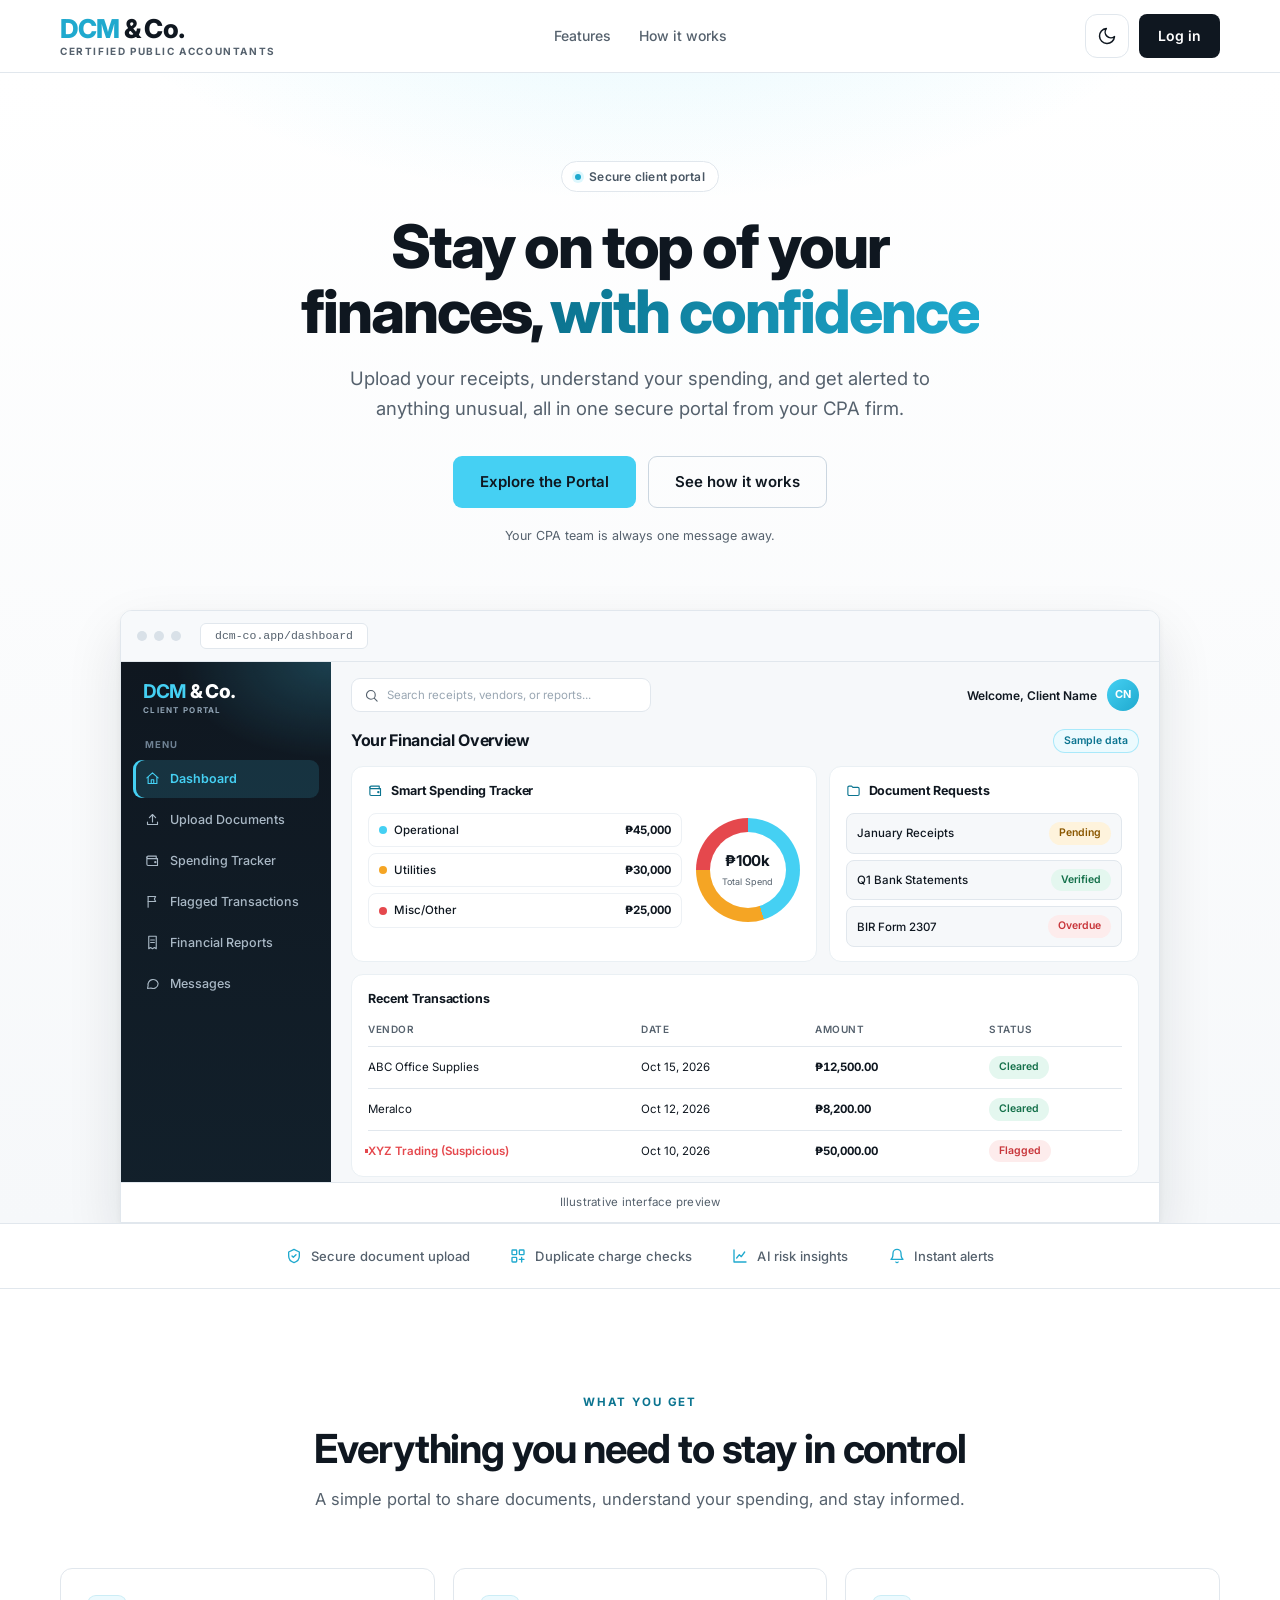
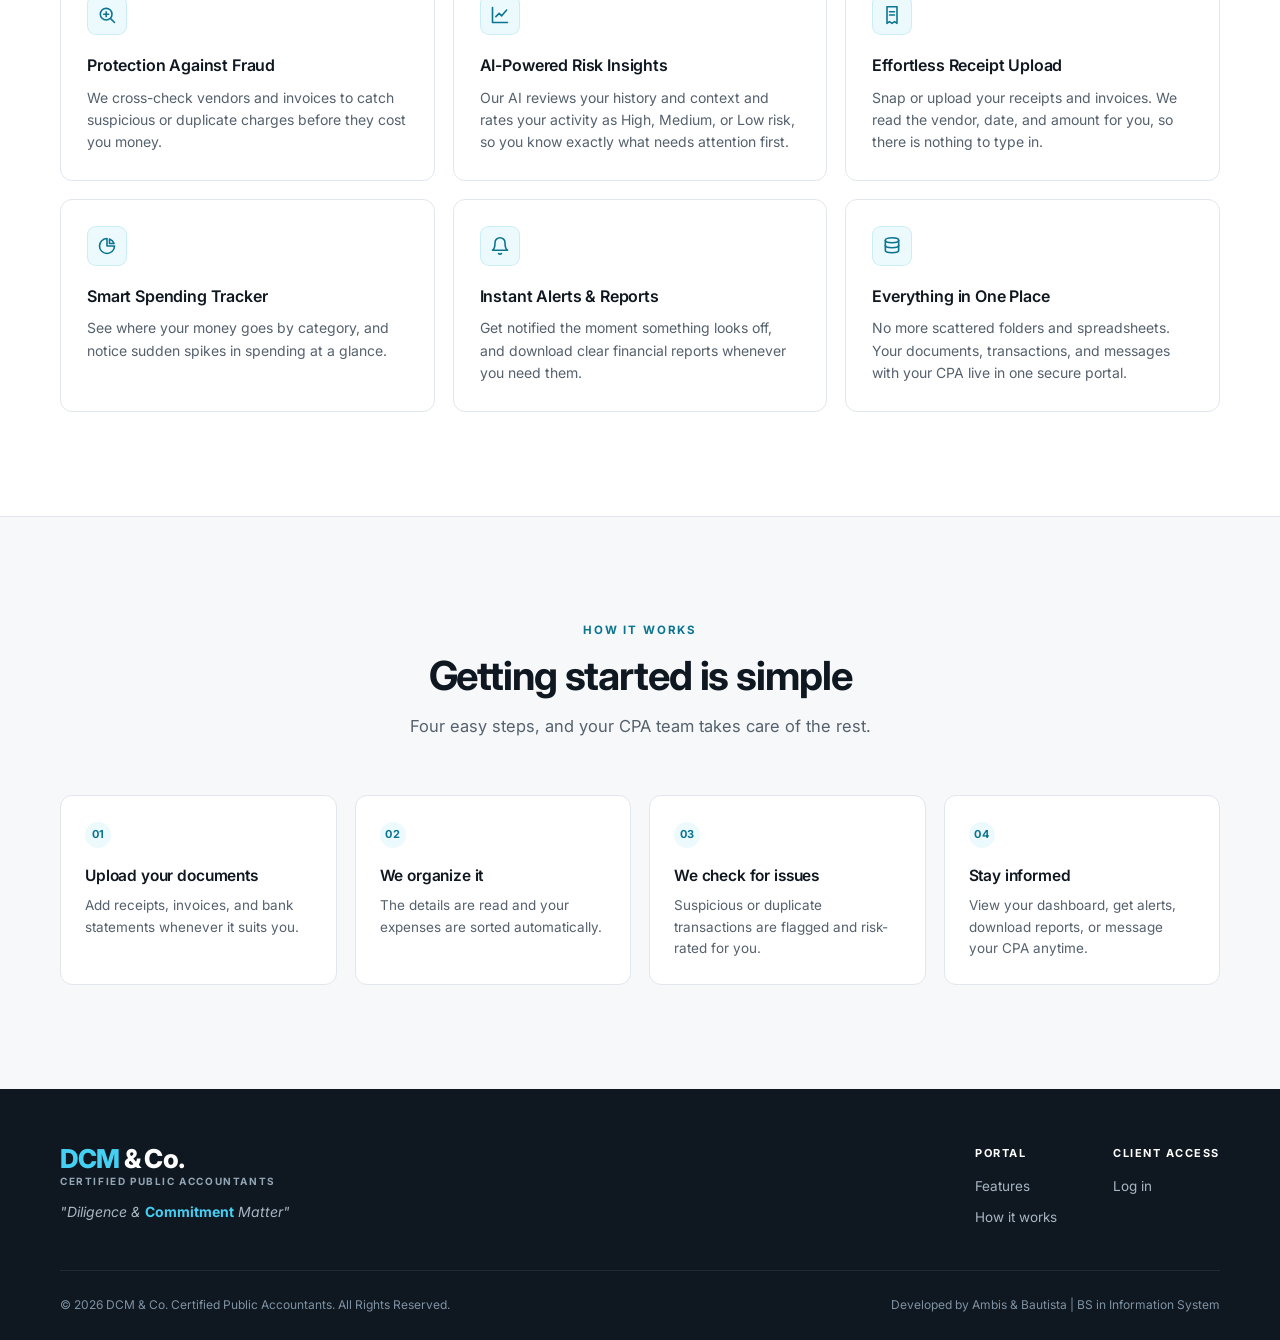
<file: index.html>
<!DOCTYPE html>
<html lang="en">
<head>
<meta charset="UTF-8">
<meta name="viewport" content="width=device-width, initial-scale=1.0">
<title>DCM & Co. | Your Client Portal</title>
<meta name="description" content="Upload receipts, track your spending, and get alerted to anything unusual in one secure portal from DCM & Co. Certified Public Accountants.">
<link rel="icon" href="data:image/svg+xml,%3Csvg xmlns=%27http://www.w3.org/2000/svg%27 viewBox=%270 0 32 32%27%3E%3Crect width=%2732%27 height=%2732%27 rx=%277%27 fill=%27%230F1720%27/%3E%3Ctext x=%2716%27 y=%2722%27 font-family=%27Arial%27 font-size=%2714%27 font-weight=%27800%27 text-anchor=%27middle%27 fill=%27%2345D0F3%27%3EDC%3C/text%3E%3C/svg%3E">
<link rel="preconnect" href="https://fonts.googleapis.com">
<link rel="preconnect" href="https://fonts.gstatic.com" crossorigin>
<link href="https://fonts.googleapis.com/css2?family=Inter:wght@400;500;600;700;800&display=swap" rel="stylesheet">
<link rel="stylesheet" href="css/common.css">
<link rel="stylesheet" href="css/index.css">
<script src="js/theme.js"></script>
</head>
<body>
<a class="skip-link" href="#main">Skip to main content</a>

<!-- Icons used by the preview -->
<svg class="sprite" width="0" height="0" aria-hidden="true">
  <symbol id="pv-home" viewBox="0 0 24 24"><path d="M3 11l9-8 9 8"/><path d="M5 10v10h14V10"/><path d="M10 20v-6h4v6"/></symbol>
  <symbol id="pv-upload" viewBox="0 0 24 24"><path d="M12 16V4M7 9l5-5 5 5"/><path d="M4 16v4h16v-4"/></symbol>
  <symbol id="pv-wallet" viewBox="0 0 24 24"><path d="M3 7a2 2 0 012-2h13v4"/><path d="M3 7v11a2 2 0 002 2h15V9H5a2 2 0 01-2-2z"/><circle cx="16.5" cy="14.5" r="1"/></symbol>
  <symbol id="pv-flag" viewBox="0 0 24 24"><path d="M5 21V4"/><path d="M5 4h12l-2 4 2 4H5"/></symbol>
  <symbol id="pv-report" viewBox="0 0 24 24"><path d="M6 2h12v20l-3-2-3 2-3-2-3 2V2z"/><path d="M9 8h6M9 12h6"/></symbol>
  <symbol id="pv-message" viewBox="0 0 24 24"><path d="M21 12a8 8 0 01-11.5 7.2L4 20l1-4.5A8 8 0 1121 12z"/></symbol>
  <symbol id="pv-search" viewBox="0 0 24 24"><circle cx="11" cy="11" r="7"/><path d="M21 21l-4.3-4.3"/></symbol>
  <symbol id="pv-folder" viewBox="0 0 24 24"><path d="M3 7a2 2 0 012-2h4l2 2h8a2 2 0 012 2v9a2 2 0 01-2 2H5a2 2 0 01-2-2V7z"/></symbol>
</svg>

<!-- Navigation -->
<header class="nav">
  <div class="container nav-inner">
    <a href="#" class="brand" aria-label="DCM & Co. home">
      <span class="brand-name"><span class="c">DCM</span> & Co.</span>
      <span class="brand-sub">Certified Public Accountants</span>
    </a>
    <nav class="nav-links" aria-label="Primary">
      <a href="#features">Features</a>
      <a href="#how">How it works</a>
    </nav>
    <div class="nav-cta">
      <button type="button" class="theme-toggle" data-theme-toggle aria-label="Switch to dark mode" aria-pressed="false" title="Switch to dark mode"><svg class="moon" viewBox="0 0 24 24"><path d="M21 12.8A9 9 0 1111.2 3a7 7 0 009.8 9.8z"/></svg><svg class="sun" viewBox="0 0 24 24"><circle cx="12" cy="12" r="4"/><path d="M12 2v2M12 20v2M4.9 4.9l1.4 1.4M17.7 17.7l1.4 1.4M2 12h2M20 12h2M4.9 19.1l1.4-1.4M17.7 6.3l1.4-1.4"/></svg></button>
      <a href="loginpage.html" class="btn btn-primary">Log in</a>
    </div>
  </div>
</header>

<!-- Hero -->
<main id="main">
<section class="hero pb-0">
  <div class="container">
    <div class="hero-inner">
      <div class="eyebrow"><span class="dot"></span>Secure client portal</div>
      <h1>Stay on top of your finances, <span class="grad">with confidence</span></h1>
      <p class="lead">Upload your receipts, understand your spending, and get alerted to anything unusual, all in one secure portal from your CPA firm.</p>
      <div class="hero-actions">
        <a href="#features" class="btn btn-accent btn-lg">Explore the Portal</a>
        <a href="#how" class="btn btn-ghost btn-lg">See how it works</a>
      </div>
      <p class="hero-note">Your CPA team is always one message away.</p>
    </div>

    <div class="preview-wrap">
      <div class="preview" aria-hidden="true">
        <div class="preview-bar"><i></i><i></i><i></i><span>dcm-co.app/dashboard</span></div>
        <div class="pv-body">

          <aside class="pv-side">
            <div class="pv-brand"><span><b>DCM</b> & Co.</span><small>Client Portal</small></div>
            <div class="pv-label">Menu</div>
            <div class="pv-item on"><svg class="pv-ico"><use href="#pv-home"/></svg>Dashboard</div>
            <div class="pv-item"><svg class="pv-ico"><use href="#pv-upload"/></svg>Upload Documents</div>
            <div class="pv-item"><svg class="pv-ico"><use href="#pv-wallet"/></svg>Spending Tracker</div>
            <div class="pv-item"><svg class="pv-ico"><use href="#pv-flag"/></svg>Flagged Transactions</div>
            <div class="pv-item"><svg class="pv-ico"><use href="#pv-report"/></svg>Financial Reports</div>
            <div class="pv-item"><svg class="pv-ico"><use href="#pv-message"/></svg>Messages</div>
          </aside>

          <div class="pv-main">
            <div class="pv-top">
              <div class="pv-search"><svg class="pv-ico"><use href="#pv-search"/></svg>Search receipts, vendors, or reports...</div>
              <div class="pv-user"><span>Welcome, Client Name</span><i>CN</i></div>
            </div>

            <div class="pv-head"><strong>Your Financial Overview</strong><em>Sample data</em></div>

            <div class="pv-grid">
              <div class="pv-card">
                <h5><svg class="pv-ico"><use href="#pv-wallet"/></svg>Smart Spending Tracker</h5>
                <div class="pv-spend">
                  <div class="pv-legend">
                    <div><span><i class="c1"></i>Operational</span><b>₱45,000</b></div>
                    <div><span><i class="c2"></i>Utilities</span><b>₱30,000</b></div>
                    <div><span><i class="c3"></i>Misc/Other</span><b>₱25,000</b></div>
                  </div>
                  <div class="pv-donut"><div><strong>₱100k</strong><span>Total Spend</span></div></div>
                </div>
              </div>

              <div class="pv-card">
                <h5><svg class="pv-ico"><use href="#pv-folder"/></svg>Document Requests</h5>
                <div class="pv-doc"><span>January Receipts</span><em class="tag med">Pending</em></div>
                <div class="pv-doc"><span>Q1 Bank Statements</span><em class="tag low">Verified</em></div>
                <div class="pv-doc"><span>BIR Form 2307</span><em class="tag high">Overdue</em></div>
              </div>
            </div>

            <div class="pv-card">
              <h5>Recent Transactions</h5>
              <div class="pv-tx th"><span>Vendor</span><span>Date</span><span>Amount</span><span>Status</span></div>
              <div class="pv-tx"><span>ABC Office Supplies</span><span>Oct 15, 2026</span><span>₱12,500.00</span><span><em class="tag low">Cleared</em></span></div>
              <div class="pv-tx"><span>Meralco</span><span>Oct 12, 2026</span><span>₱8,200.00</span><span><em class="tag low">Cleared</em></span></div>
              <div class="pv-tx flag"><span>XYZ Trading (Suspicious)</span><span>Oct 10, 2026</span><span>₱50,000.00</span><span><em class="tag high">Flagged</em></span></div>
            </div>
          </div>

        </div>
        <div class="preview-caption">Illustrative interface preview</div>
      </div>
    </div>
  </div>
</section>

<!-- Trust strip -->
<div class="strip">
  <div class="container strip-inner">
    <span><svg viewBox="0 0 24 24" fill="none" stroke-width="2" stroke-linecap="round" stroke-linejoin="round"><path d="M12 2l8 4v6c0 5-3.5 8.5-8 10-4.5-1.5-8-5-8-10V6l8-4z"/><path d="M9 12l2 2 4-4"/></svg>Secure document upload</span>
    <span><svg viewBox="0 0 24 24" fill="none" stroke-width="2" stroke-linecap="round" stroke-linejoin="round"><rect x="3" y="3" width="7" height="7" rx="1"/><rect x="14" y="3" width="7" height="7" rx="1"/><rect x="3" y="14" width="7" height="7" rx="1"/><path d="M14 17h7M17.5 14v7"/></svg>Duplicate charge checks</span>
    <span><svg viewBox="0 0 24 24" fill="none" stroke-width="2" stroke-linecap="round" stroke-linejoin="round"><path d="M3 3v18h18"/><path d="M7 15l4-5 3 3 5-7"/></svg>AI risk insights</span>
    <span><svg viewBox="0 0 24 24" fill="none" stroke-width="2" stroke-linecap="round" stroke-linejoin="round"><path d="M18 8a6 6 0 10-12 0c0 7-3 9-3 9h18s-3-2-3-9"/><path d="M13.7 21a2 2 0 01-3.4 0"/></svg>Instant alerts</span>
  </div>
</div>

<!-- Features -->
<section id="features">
  <div class="container">
    <div class="sec-head">
      <div class="kicker">What you get</div>
      <h2>Everything you need to stay in control</h2>
      <p>A simple portal to share documents, understand your spending, and stay informed.</p>
    </div>

    <div class="grid">
      <article class="card">
        <div class="icon"><svg viewBox="0 0 24 24"><circle cx="11" cy="11" r="7"/><path d="M21 21l-4.3-4.3"/><path d="M8 11h6M11 8v6"/></svg></div>
        <h3>Protection Against Fraud</h3>
        <p>We cross-check vendors and invoices to catch suspicious or duplicate charges before they cost you money.</p>
      </article>

      <article class="card">
        <div class="icon"><svg viewBox="0 0 24 24"><path d="M3 3v18h18"/><path d="M7 14l4-4 3 3 6-7"/></svg></div>
        <h3>AI-Powered Risk Insights</h3>
        <p>Our AI reviews your history and context and rates your activity as High, Medium, or Low risk, so you know exactly what needs attention first.</p>
      </article>

      <article class="card">
        <div class="icon"><svg viewBox="0 0 24 24"><path d="M6 2h12v20l-3-2-3 2-3-2-3 2V2z"/><path d="M9 8h6M9 12h6"/></svg></div>
        <h3>Effortless Receipt Upload</h3>
        <p>Snap or upload your receipts and invoices. We read the vendor, date, and amount for you, so there is nothing to type in.</p>
      </article>

      <article class="card">
        <div class="icon"><svg viewBox="0 0 24 24"><path d="M21 12a9 9 0 11-9-9v9h9z"/><path d="M15 3.5A9 9 0 0120.5 9H15V3.5z"/></svg></div>
        <h3>Smart Spending Tracker</h3>
        <p>See where your money goes by category, and notice sudden spikes in spending at a glance.</p>
      </article>

      <article class="card">
        <div class="icon"><svg viewBox="0 0 24 24"><path d="M18 8a6 6 0 10-12 0c0 7-3 9-3 9h18s-3-2-3-9"/><path d="M13.7 21a2 2 0 01-3.4 0"/></svg></div>
        <h3>Instant Alerts & Reports</h3>
        <p>Get notified the moment something looks off, and download clear financial reports whenever you need them.</p>
      </article>

      <article class="card">
        <div class="icon"><svg viewBox="0 0 24 24"><ellipse cx="12" cy="5" rx="8" ry="3"/><path d="M4 5v6c0 1.7 3.6 3 8 3s8-1.3 8-3V5"/><path d="M4 11v6c0 1.7 3.6 3 8 3s8-1.3 8-3v-6"/></svg></div>
        <h3>Everything in One Place</h3>
        <p>No more scattered folders and spreadsheets. Your documents, transactions, and messages with your CPA live in one secure portal.</p>
      </article>
    </div>
  </div>
</section>

<!-- How it works -->
<section class="how" id="how">
  <div class="container">
    <div class="sec-head">
      <div class="kicker">How it works</div>
      <h2>Getting started is simple</h2>
      <p>Four easy steps, and your CPA team takes care of the rest.</p>
    </div>
    <div class="steps">
      <div class="step"><h4 aria-level="3">Upload your documents</h4><p>Add receipts, invoices, and bank statements whenever it suits you.</p></div>
      <div class="step"><h4 aria-level="3">We organize it</h4><p>The details are read and your expenses are sorted automatically.</p></div>
      <div class="step"><h4 aria-level="3">We check for issues</h4><p>Suspicious or duplicate transactions are flagged and risk-rated for you.</p></div>
      <div class="step"><h4 aria-level="3">Stay informed</h4><p>View your dashboard, get alerts, download reports, or message your CPA anytime.</p></div>
    </div>
  </div>
</section>

</main>

<!-- Footer -->
<footer>
  <div class="container">
    <div class="foot-top">
      <div class="foot-brand">
        <div class="brand">
          <span class="brand-name"><span class="c">DCM</span> & Co.</span>
          <span class="brand-sub">Certified Public Accountants</span>
        </div>
        <p>"Diligence & <b>Commitment</b> Matter"</p>
      </div>
      <div class="foot-links">
        <div>
          <h5>Portal</h5>
          <a href="#features">Features</a>
          <a href="#how">How it works</a>
        </div>
        <div>
          <h5>Client Access</h5>
          <a href="loginpage.html">Log in</a>
        </div>
      </div>
    </div>
    <div class="foot-bottom">
      <span>&copy; 2026 DCM & Co. Certified Public Accountants. All Rights Reserved.</span>
      <span>Developed by Ambis & Bautista | BS in Information System</span>
    </div>
  </div>
</footer>

</body>
</html>
</file>
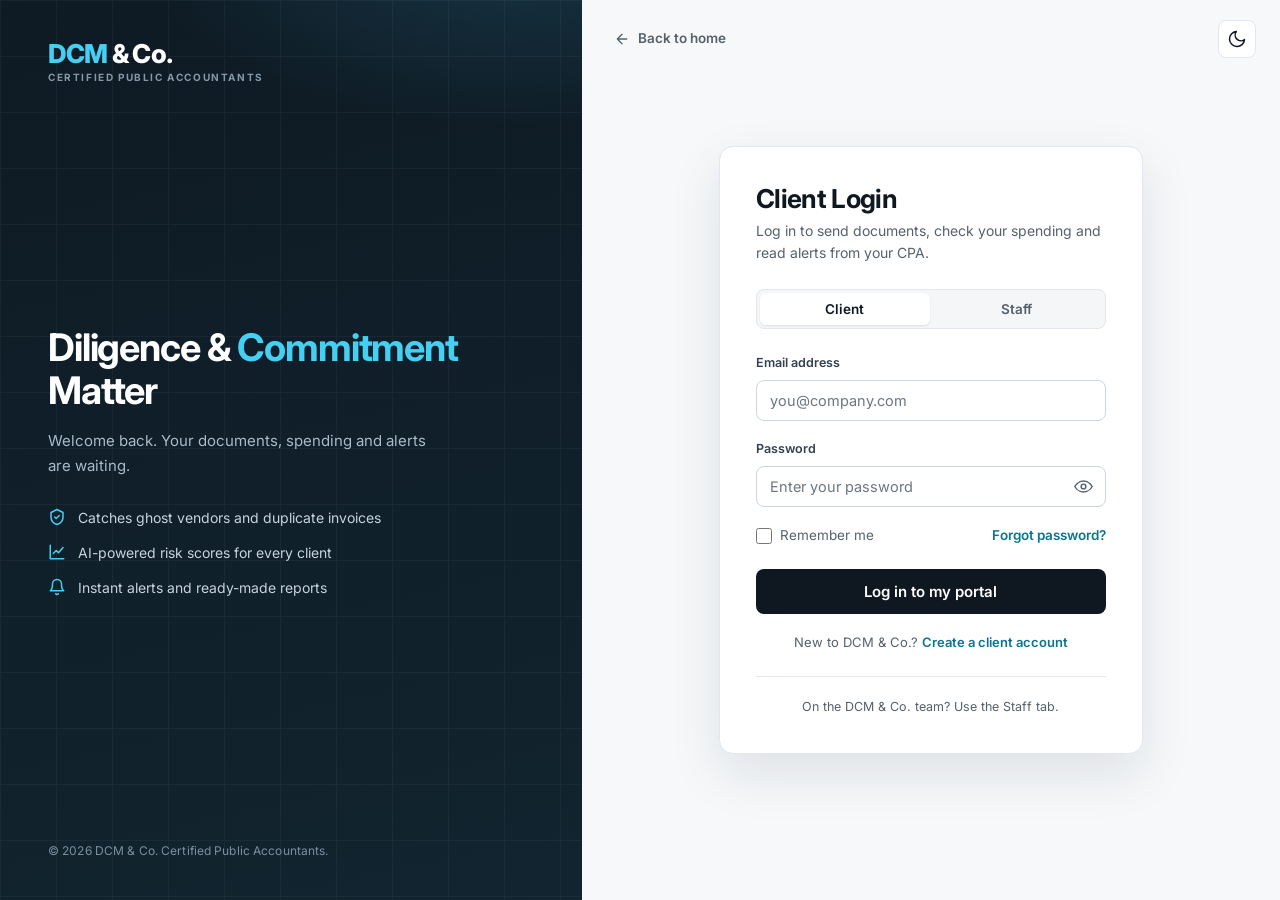
<file: clientside.html>
<!DOCTYPE html>
<html lang="en">
<head>
<meta charset="UTF-8">
<meta name="viewport" content="width=device-width, initial-scale=1.0">
<title>Client Dashboard | DCM & Co.</title>
<link rel="icon" href="data:image/svg+xml,%3Csvg xmlns=%27http://www.w3.org/2000/svg%27 viewBox=%270 0 32 32%27%3E%3Crect width=%2732%27 height=%2732%27 rx=%277%27 fill=%27%230F1720%27/%3E%3Ctext x=%2716%27 y=%2722%27 font-family=%27Arial%27 font-size=%2714%27 font-weight=%27800%27 text-anchor=%27middle%27 fill=%27%2345D0F3%27%3EDC%3C/text%3E%3C/svg%3E">
<link rel="preconnect" href="https://fonts.googleapis.com">
<link rel="preconnect" href="https://fonts.gstatic.com" crossorigin>
<link href="https://fonts.googleapis.com/css2?family=Inter:wght@400;500;600;700;800&display=swap" rel="stylesheet">
<link rel="stylesheet" href="css/common.css">
<link rel="stylesheet" href="css/clientside.css">
<script src="js/theme.js"></script>
<script src="js/guard.js" data-role="client"></script>
</head>
<body>
<a class="skip-link" href="#main">Skip to main content</a>

<!-- Icon set -->
<svg class="sprite" width="0" height="0" aria-hidden="true">
  <symbol id="i-home" viewBox="0 0 24 24"><path d="M3 11l9-8 9 8"/><path d="M5 10v10h14V10"/><path d="M10 20v-6h4v6"/></symbol>
  <symbol id="i-upload" viewBox="0 0 24 24"><path d="M12 16V4M7 9l5-5 5 5"/><path d="M4 16v4h16v-4"/></symbol>
  <symbol id="i-wallet" viewBox="0 0 24 24"><path d="M3 7a2 2 0 012-2h13v4"/><path d="M3 7v11a2 2 0 002 2h15V9H5a2 2 0 01-2-2z"/><circle cx="16.5" cy="14.5" r="1"/></symbol>
  <symbol id="i-flag" viewBox="0 0 24 24"><path d="M5 21V4"/><path d="M5 4h12l-2 4 2 4H5"/></symbol>
  <symbol id="i-report" viewBox="0 0 24 24"><path d="M6 2h12v20l-3-2-3 2-3-2-3 2V2z"/><path d="M9 8h6M9 12h6"/></symbol>
  <symbol id="i-message" viewBox="0 0 24 24"><path d="M21 12a8 8 0 01-11.5 7.2L4 20l1-4.5A8 8 0 1121 12z"/></symbol>
  <symbol id="i-settings" viewBox="0 0 24 24"><circle cx="12" cy="12" r="3"/><path d="M19.4 15a1.7 1.7 0 00.3 1.8l.1.1a2 2 0 11-2.8 2.8l-.1-.1a1.7 1.7 0 00-1.8-.3 1.7 1.7 0 00-1 1.5V21a2 2 0 11-4 0v-.1a1.7 1.7 0 00-1.1-1.5 1.7 1.7 0 00-1.8.3l-.1.1a2 2 0 11-2.8-2.8l.1-.1a1.7 1.7 0 00.3-1.8 1.7 1.7 0 00-1.5-1H3a2 2 0 110-4h.1a1.7 1.7 0 001.5-1.1 1.7 1.7 0 00-.3-1.8l-.1-.1a2 2 0 112.8-2.8l.1.1a1.7 1.7 0 001.8.3H9a1.7 1.7 0 001-1.5V3a2 2 0 114 0v.1a1.7 1.7 0 001 1.5 1.7 1.7 0 001.8-.3l.1-.1a2 2 0 112.8 2.8l-.1.1a1.7 1.7 0 00-.3 1.8V9a1.7 1.7 0 001.5 1H21a2 2 0 110 4h-.1a1.7 1.7 0 00-1.5 1z"/></symbol>
  <symbol id="i-logout" viewBox="0 0 24 24"><path d="M9 21H5a2 2 0 01-2-2V5a2 2 0 012-2h4"/><path d="M16 17l5-5-5-5M21 12H9"/></symbol>
  <symbol id="i-search" viewBox="0 0 24 24"><circle cx="11" cy="11" r="7"/><path d="M21 21l-4.3-4.3"/></symbol>
  <symbol id="i-folder" viewBox="0 0 24 24"><path d="M3 7a2 2 0 012-2h4l2 2h8a2 2 0 012 2v9a2 2 0 01-2 2H5a2 2 0 01-2-2V7z"/></symbol>
  <symbol id="i-alert" viewBox="0 0 24 24"><path d="M10.3 3.9L2.4 18a2 2 0 001.7 3h15.8a2 2 0 001.7-3L13.7 3.9a2 2 0 00-3.4 0z"/><path d="M12 9v4M12 17h.01"/></symbol>
  <symbol id="i-menu" viewBox="0 0 24 24"><path d="M4 6h16M4 12h16M4 18h16"/></symbol>
  <symbol id="i-file" viewBox="0 0 24 24"><path d="M14 2H6a2 2 0 00-2 2v16a2 2 0 002 2h12a2 2 0 002-2V8z"/><path d="M14 2v6h6"/></symbol>
  <symbol id="i-x" viewBox="0 0 24 24"><path d="M18 6L6 18M6 6l12 12"/></symbol>
  <symbol id="i-spark" viewBox="0 0 24 24"><path d="M12 3l1.8 5.2L19 10l-5.2 1.8L12 17l-1.8-5.2L5 10l5.2-1.8L12 3z"/><path d="M19 16l.8 2.2L22 19l-2.2.8L19 22l-.8-2.2L16 19l2.2-.8L19 16z"/></symbol>
  <symbol id="i-send" viewBox="0 0 24 24"><path d="M22 2L11 13"/><path d="M22 2l-7 20-4-9-9-4 20-7z"/></symbol>
  <symbol id="i-download" viewBox="0 0 24 24"><path d="M12 4v12M7 11l5 5 5-5"/><path d="M4 20h16"/></symbol>
  <symbol id="i-moon" viewBox="0 0 24 24"><path d="M21 12.8A9 9 0 1111.2 3a7 7 0 009.8 9.8z"/></symbol>
  <symbol id="i-sun" viewBox="0 0 24 24"><circle cx="12" cy="12" r="4"/><path d="M12 2v2M12 20v2M4.9 4.9l1.4 1.4M17.7 17.7l1.4 1.4M2 12h2M20 12h2M4.9 19.1l1.4-1.4M17.7 6.3l1.4-1.4"/></symbol>
  <symbol id="i-scan" viewBox="0 0 24 24"><path d="M4 7V5a1 1 0 011-1h2M17 4h2a1 1 0 011 1v2M20 17v2a1 1 0 01-1 1h-2M7 20H5a1 1 0 01-1-1v-2"/><path d="M8 12h8"/></symbol>
  <symbol id="i-plus" viewBox="0 0 24 24"><path d="M12 5v14M5 12h14"/></symbol>
  <symbol id="i-check" viewBox="0 0 24 24"><path d="M20 6L9 17l-5-5"/></symbol>
  <symbol id="i-camera" viewBox="0 0 24 24"><path d="M23 19a2 2 0 01-2 2H3a2 2 0 01-2-2V8a2 2 0 012-2h4l2-3h6l2 3h4a2 2 0 012 2z"/><circle cx="12" cy="13" r="4"/></symbol>
  <symbol id="i-bolt" viewBox="0 0 24 24"><path d="M13 2L3 14h8l-1 8 10-12h-8l1-8z"/></symbol>
  <symbol id="i-image" viewBox="0 0 24 24"><rect x="3" y="3" width="18" height="18" rx="2"/><circle cx="8.5" cy="8.5" r="1.5"/><path d="M21 15l-5-5L5 21"/></symbol>
  <symbol id="i-shield" viewBox="0 0 24 24"><path d="M12 2l8 4v6c0 5-3.5 8.5-8 10-4.5-1.5-8-5-8-10V6l8-4z"/><path d="M9 12l2 2 4-4"/></symbol>
  <symbol id="i-flip" viewBox="0 0 24 24"><path d="M3 12a9 9 0 0115.5-6.2L21 8"/><path d="M21 3v5h-5"/><path d="M21 12a9 9 0 01-15.5 6.2L3 16"/><path d="M3 21v-5h5"/></symbol>
</svg>

<div class="app" id="app">

  <!-- Sidebar -->
  <aside class="sidebar" aria-label="Main navigation">
    <a href="index.html" class="brand" aria-label="DCM & Co. home">
      <span class="brand-name"><span class="c">DCM</span> & Co.</span>
      <span class="brand-sub">Client Portal</span>
    </a>

    <div class="nav-label">Menu</div>
    <ul class="nav-menu grow">
      <li><a href="#dashboard" data-view="dashboard"><svg class="ico"><use href="#i-home"/></svg>Dashboard</a></li>
      <li><a href="#upload" data-view="upload"><svg class="ico"><use href="#i-upload"/></svg>Upload Documents</a></li>
      <li><a href="#spending" data-view="spending"><svg class="ico"><use href="#i-wallet"/></svg>Spending Tracker</a></li>
      <li><a href="#fraud" data-view="fraud"><svg class="ico"><use href="#i-shield"/></svg>Fraud &amp; Anomalies<span class="nav-count" id="navFx" hidden>0</span></a></li>
      <li><a href="#reports" data-view="reports"><svg class="ico"><use href="#i-report"/></svg>Financial Reports</a></li>
      <li><a href="#messages" data-view="messages"><svg class="ico"><use href="#i-message"/></svg>Messages</a></li>
    </ul>

    <ul class="nav-menu nav-bottom">
      <li><a href="#settings" data-view="settings"><svg class="ico"><use href="#i-settings"/></svg>Settings</a></li>
      <li><a href="loginpage.html" id="logoutLink"><svg class="ico"><use href="#i-logout"/></svg>Log Out</a></li>
    </ul>
  </aside>
  <div class="scrim" id="scrim"></div>

  <!-- Main -->
  <div class="main">

    <!-- Topbar -->
    <header class="topbar">
      <button class="menu-btn" id="menuBtn" aria-label="Open menu"><svg class="ico"><use href="#i-menu"/></svg></button>
      <label class="search">
        <svg class="ico"><use href="#i-search"/></svg>
        <input type="text" id="searchInput" placeholder="Search receipts, vendors, or reports..." aria-label="Search" autocomplete="off">
      </label>
      <button type="button" class="theme-toggle" data-theme-toggle aria-label="Switch to dark mode" aria-pressed="false" title="Switch to dark mode"><svg class="ico moon"><use href="#i-moon"/></svg><svg class="ico sun"><use href="#i-sun"/></svg></button>
      <div class="user">
        <div class="user-text">
          <strong id="userName">Welcome, Client</strong>
          <span>Client</span>
        </div>
        <div class="avatar" id="userAvatar" aria-hidden="true">C</div>
      </div>
    </header>

    <main class="content" id="main" tabindex="-1">

      <!-- ===================== DASHBOARD ===================== -->
      <div class="view" id="view-dashboard">
        <div class="page-head">
          <div>
            <h1>Your Financial Overview</h1>
            <p>Where your money went, what we still need from you, and anything worth a look.</p>
          </div>
          <span class="chip"><i></i> Sample data</span>
        </div>

        <div class="grid-top">
          <section class="card" aria-labelledby="spend-title">
            <div class="card-head">
              <h3 aria-level="2" id="spend-title"><svg class="ico"><use href="#i-wallet"/></svg>Smart Spending Tracker</h3>
              <a href="#spending" class="link">See spending breakdown</a>
            </div>
            <div class="spending">
              <div class="spending-legend" id="spendLegend">
                <div class="legend-row"><span class="name"><span class="dot cyan"></span>Operational</span><span><span class="amt">₱45,000</span><span class="pct">45%</span></span></div>
                <div class="legend-row"><span class="name"><span class="dot warn"></span>Utilities</span><span><span class="amt">₱30,000</span><span class="pct">30%</span></span></div>
                <div class="legend-row"><span class="name"><span class="dot danger"></span>Misc/Other</span><span><span class="amt">₱25,000</span><span class="pct">25%</span></span></div>
              </div>
              <div class="donut" id="spendDonut" role="img" aria-label="Spending split by category">
                <div class="donut-text"><strong id="donutTotal">₱0</strong><span>Total Spend</span></div>
              </div>
            </div>
          </section>

          <section class="card" aria-labelledby="doc-title">
            <div class="card-head">
              <h3 aria-level="2" id="doc-title"><svg class="ico"><use href="#i-folder"/></svg>Document Requests</h3>
            </div>
            <div class="doc-list">
              <div class="doc-item"><span>January Receipts</span><span class="badge pending">Pending</span></div>
              <div class="doc-item"><span>Q1 Bank Statements</span><span class="badge verified">Verified</span></div>
              <div class="doc-item"><span>BIR Form 2307</span><span class="badge overdue">Overdue</span></div>
            </div>
            <button type="button" class="btn" data-go="upload"><svg class="ico"><use href="#i-upload"/></svg>Upload the missing files</button>
          </section>
        </div>

        <section class="card" aria-labelledby="tx-title">
          <div class="card-head">
            <h3 aria-level="2" id="tx-title">Recent Transactions</h3>
            <a href="#spending" class="link">See all transactions</a>
          </div>
          <div class="table-wrap">
            <table>
              <thead><tr><th>Vendor Name</th><th>Invoice Date</th><th>Category</th><th class="amount">Amount</th><th></th></tr></thead>
              <tbody id="txRecent"></tbody>
            </table>
          </div>
          <div class="empty" hidden>We couldn’t find a match. Try a different word.</div>

          <div class="alert" id="dashAlert" role="alert" hidden>
            <svg class="ico"><use href="#i-alert"/></svg>
            <p id="dashAlertText"></p>
          </div>
        </section>
      </div>

      <!-- ===================== UPLOAD ===================== -->
      <div class="view" id="view-upload" hidden>
        <div class="page-head">
          <div>
            <h1>Upload Documents</h1>
            <p>Send your receipts, invoices and statements. Your CPA team checks every document and tells you here if anything looks off.</p>
          </div>
        </div>

        <div class="grid-top">
          <section class="card">
            <div class="card-head"><h3 aria-level="2"><svg class="ico"><use href="#i-upload"/></svg>Send a document</h3></div>

            <div class="field">
              <label for="docType">Document type</label>
              <select class="select" id="docType">
                <option>Receipt</option>
                <option>Invoice</option>
                <option>Bank Statement</option>
                <option>Financial Statement</option>
                <option>BIR Form</option>
                <option>Other</option>
              </select>
            </div>

            <div class="dropzone" id="dropzone" tabindex="0" role="button" aria-label="Choose files to upload">
              <svg class="ico"><use href="#i-upload"/></svg>
              <strong>Drop files here, or click to browse</strong>
              <span>PDF, JPG or PNG. Up to 10 MB each.</span>
              <input type="file" aria-label="Choose files to upload" id="fileInput" multiple accept=".pdf,.jpg,.jpeg,.png" hidden>
            </div>

            <div class="field-error block" id="uploadErr" role="alert" hidden></div>

            <div class="files" id="queue"></div>

            <div class="btn-row">
              <button type="button" class="btn inline" id="submitFiles" disabled>Send to my CPA</button>
              <button type="button" class="btn inline ghost" id="clearFiles" disabled>Remove all</button>
            </div>
          </section>

          <section class="card">
            <div class="card-head"><h3 aria-level="2"><svg class="ico"><use href="#i-folder"/></svg>What your CPA is waiting for</h3></div>
            <div class="doc-list mb-0">
              <div class="doc-item"><span>January Receipts</span><span class="badge pending">Pending</span></div>
              <div class="doc-item"><span>Q1 Bank Statements</span><span class="badge verified">Verified</span></div>
              <div class="doc-item"><span>BIR Form 2307</span><span class="badge overdue">Overdue</span></div>
            </div>
          </section>
        </div>

        <section class="card">
          <div class="card-head"><h3 aria-level="2">Submitted documents</h3></div>
          <div class="table-wrap">
            <table>
              <thead><tr><th>File</th><th>Type</th><th>Size</th><th>Submitted</th><th>Status</th></tr></thead>
              <tbody id="uploadsBody"></tbody>
            </table>
          </div>
          <div class="empty" id="uploadsEmpty">Nothing sent yet. Upload a document and it will show up here.</div>
        </section>
      </div>

      <!-- ===================== SPENDING ===================== -->
      <div class="view" id="view-spending" hidden>
        <div class="page-head">
          <div>
            <h1>Spending Tracker</h1>
            <p>See where your money goes and how it changes over time.</p>
          </div>
          <span class="chip"><i></i> Sample data</span>
        </div>

        <div class="stats">
          <div class="stat"><small>Total spend</small><strong id="statTotal">₱0</strong><span id="statTotalSub">Nothing recorded yet</span></div>
          <div class="stat"><small>Largest category</small><strong id="statLargest">—</strong><span id="statLargestSub">Add a transaction to see this</span></div>
          <div class="stat"><small>Transactions</small><strong id="statCount">0</strong><span id="statCountSub">Nothing recorded yet</span></div>
        </div>

        <section class="card addtx-card" aria-labelledby="addtx-title">
          <div class="card-head">
            <h3 aria-level="2" id="addtx-title"><svg class="ico"><use href="#i-plus"/></svg>Add a transaction</h3>
            <div class="seg" role="tablist" aria-label="How to add a transaction">
              <button type="button" class="seg-btn" id="tabManual" role="tab" aria-selected="true" aria-controls="panelManual">Enter manually</button>
              <button type="button" class="seg-btn" id="tabScan" role="tab" aria-selected="false" aria-controls="panelScan">Scan a receipt</button>
            </div>
          </div>

          <div id="panelManual" role="tabpanel" aria-labelledby="tabManual">
            <form novalidate id="txForm" autocomplete="off">
              <div class="form-grid">
                <div class="field">
                  <label for="txVendor">Vendor</label>
                  <input class="input" id="txVendor" type="text" maxlength="60" placeholder="e.g. Meralco" required>
                </div>
                <div class="field">
                  <label for="txAmount">Amount (₱)</label>
                  <input class="input" id="txAmount" type="number" min="0.01" step="0.01" inputmode="decimal" placeholder="0.00" required>
                </div>
                <div class="field">
                  <label for="txDate">Invoice date</label>
                  <input class="input" id="txDate" type="date" required>
                </div>
                <div class="field">
                  <label for="txCat">Category</label>
                  <select class="select" id="txCat">
                    <option>Operational</option>
                    <option>Utilities</option>
                    <option>Misc/Other</option>
                  </select>
                </div>
                <div class="field span2">
                  <label for="txNote">Description <span class="muted small">(optional)</span></label>
                  <input class="input" id="txNote" type="text" maxlength="60" placeholder="e.g. October electricity bill">
                </div>
              </div>
              <div class="btn-row">
                <button type="submit" class="btn inline"><svg class="ico"><use href="#i-plus"/></svg>Add transaction</button>
                <button type="button" class="btn inline ghost" id="txReset">Clear</button>
              </div>
            </form>
          </div>

          <div id="panelScan" role="tabpanel" aria-labelledby="tabScan" hidden>
            <div class="scan-start">
              <button type="button" class="btn inline" data-scan-open><svg class="ico"><use href="#i-camera"/></svg>Open camera</button>
              <p class="muted small">Fit the receipt in the frame and take the photo. We read it and add it to your tracker for you.</p>
            </div>
            <div class="dropzone" id="receiptZone" tabindex="0" role="button" aria-label="Choose a receipt photo to read">
              <svg class="ico"><use href="#i-scan"/></svg>
              <strong id="scanDropTitle">Or drop a receipt photo, or click to browse</strong>
              <span id="scanDropSub">JPG or PNG. We read the vendor, date and total, then add it to your tracker.</span>
              <input type="file" aria-label="Choose a receipt photo" id="receiptInput" accept="image/*" hidden>
            </div>
            <div class="field-error block" id="receiptErr" role="alert" hidden></div>
            <div class="ocr-status" id="ocrStatus" role="status" aria-live="polite" hidden></div>
            <div class="ocr-result" id="ocrResult" hidden></div>
            <p class="muted small mt-14">The photo is read in your browser and never uploaded.</p>
          </div>
        </section>

        <div class="grid-2">
          <section class="card">
            <div class="card-head"><h3 aria-level="2">By category</h3></div>
            <div id="catBars"></div>
          </section>

          <section class="card">
            <div class="card-head"><h3 aria-level="2">Monthly spend</h3></div>
            <div class="chart" id="monthChart" role="img" aria-label="Monthly spending, July to October"></div>
          </section>
        </div>

        <section class="card">
          <div class="toolbar">
            <h3 aria-level="2" class="fs-17">All transactions</h3>
            <select class="select" id="catFilter" aria-label="Filter by category">
              <option value="all">All categories</option>
              <option>Operational</option>
              <option>Utilities</option>
              <option>Misc/Other</option>
            </select>
          </div>
          <div class="table-wrap">
            <table>
              <thead><tr><th>Vendor Name</th><th>Invoice Date</th><th>Category</th><th class="amount">Amount</th><th></th></tr></thead>
              <tbody id="txFull"></tbody>
            </table>
          </div>
          <div class="empty" id="txEmpty" hidden>Nothing fits these filters. Try loosening them.</div>
        </section>
      </div>

      <!-- ===================== FRAUD & ANOMALIES ===================== -->
      <div class="view" id="view-fraud" hidden>
        <div class="page-head">
          <div>
            <h1>Fraud &amp; Anomalies</h1>
            <p>Your CPA team checks every document you upload. If they find anything unusual, it shows up here with what to do next.</p>
          </div>
        </div>

        <div class="stats four">
          <div class="stat"><small>Documents sent</small><strong id="fxStatSent">0</strong><span id="fxStatSentSub">Uploaded for review</span></div>
          <div class="stat"><small>Checked by your CPA</small><strong id="fxStatChecked">0</strong><span>Receipts and statements</span></div>
          <div class="stat red"><small>Documents flagged</small><strong id="fxStatDocFlag">0</strong><span>Need a closer look</span></div>
          <div class="stat red"><small>Statements flagged</small><strong id="fxStatStmtFlag">0</strong><span>With anomalies</span></div>
        </div>

        <div class="fx-wait" id="fxWait" hidden>
          <svg class="ico"><use href="#i-file"/></svg>
          <p id="fxWaitText"></p>
          <button type="button" class="btn inline sm ghost" data-go="upload">Upload more</button>
        </div>

        <div class="seg fx-tabs" role="tablist" aria-label="Fraud and anomaly checks">
          <button type="button" class="seg-btn" id="fxTabDocs" role="tab" aria-selected="true" aria-controls="fxPanelDocs">Document fraud<span class="fx-pill" id="fxTabDocsN" hidden>0</span></button>
          <button type="button" class="seg-btn" id="fxTabStmts" role="tab" aria-selected="false" aria-controls="fxPanelStmts">Financial statement anomalies<span class="fx-pill" id="fxTabStmtsN" hidden>0</span></button>
        </div>

        <div id="fxPanelDocs" role="tabpanel" aria-labelledby="fxTabDocs">
          <section class="card">
            <div class="toolbar">
              <h3 aria-level="2" class="fs-17">Documents your CPA has checked</h3>
              <select class="select" id="fxFilter" aria-label="Filter documents">
                <option value="all">All documents</option>
                <option value="flagged">Flagged only</option>
                <option value="clear">Clear only</option>
              </select>
            </div>
            <div class="table-wrap">
              <table>
                <thead><tr><th>Document</th><th>Amount</th><th>What they noticed</th><th>Authenticity</th></tr></thead>
                <tbody id="fxRows"></tbody>
              </table>
            </div>
            <div class="empty" id="fxDocsEmpty" hidden>Nothing fits this filter. Try another one.</div>
            <div class="empty" id="fxDocsNone" hidden>No documents have been checked yet. Upload a receipt or invoice and your CPA team will review it.</div>
          </section>

          <h2 class="fx-h2" id="fxFoundHead" hidden>What they found</h2>
          <div class="flag-list" id="fxFound"></div>
        </div>

        <div id="fxPanelStmts" role="tabpanel" aria-labelledby="fxTabStmts" hidden>
          <div class="fx-engine">
            <span class="fx-model"><svg class="ico"><use href="#i-shield"/></svg>Statement check</span>
            <p>Upload a bank or financial statement and your CPA team checks that the figures add up, balance and make sense next to each other.</p>
            <button type="button" class="btn inline sm" data-go="upload"><svg class="ico"><use href="#i-upload"/></svg>Upload a statement</button>
          </div>
          <div class="flag-list" id="fxStmts"></div>
        </div>
      </div>

      <!-- ===================== REPORTS ===================== -->
      <div class="view" id="view-reports" hidden>
        <div class="page-head">
          <div>
            <h1>Financial Reports</h1>
            <p>Download your reports as CSV files that open in Excel or Google Sheets.</p>
          </div>
          <span class="chip"><i></i> Sample data</span>
        </div>
        <section class="card">
          <div class="table-wrap">
            <table>
              <thead><tr><th>Report</th><th>Period</th><th>Format</th><th></th></tr></thead>
              <tbody>
                <tr class="filterable">
                  <td><div class="report-name"><div class="tile"><svg class="ico"><use href="#i-report"/></svg></div><div><strong>Transactions Report</strong><span>Every transaction with vendor, date, category and status</span></div></div></td>
                  <td>October 2026</td><td>CSV</td>
                  <td><button type="button" class="btn inline sm ghost" data-report="transactions"><svg class="ico"><use href="#i-download"/></svg>Download CSV</button></td>
                </tr>
                <tr class="filterable">
                  <td><div class="report-name"><div class="tile"><svg class="ico"><use href="#i-wallet"/></svg></div><div><strong>Spending Summary</strong><span>Totals and share of spend per category</span></div></div></td>
                  <td>October 2026</td><td>CSV</td>
                  <td><button type="button" class="btn inline sm ghost" data-report="spending"><svg class="ico"><use href="#i-download"/></svg>Download CSV</button></td>
                </tr>
                <tr class="filterable">
                  <td><div class="report-name"><div class="tile"><svg class="ico"><use href="#i-flag"/></svg></div><div><strong>Fraud and Anomaly Report</strong><span>Flagged documents, statement anomalies and the reason for each</span></div></div></td>
                  <td>October 2026</td><td>CSV</td>
                  <td><button type="button" class="btn inline sm ghost" data-report="fraud"><svg class="ico"><use href="#i-download"/></svg>Download CSV</button></td>
                </tr>
              </tbody>
            </table>
          </div>
          <div class="empty" hidden>We couldn’t find a report that matches. Try a different word.</div>
        </section>
      </div>

      <!-- ===================== MESSAGES ===================== -->
      <div class="view" id="view-messages" hidden>
        <div class="page-head">
          <div>
            <h1>Messages</h1>
            <p>The Messages feature provides a secure, built-in chat interface for the client to communicate directly with their CPA team regarding missing documents or flagged items.</p>
          </div>
        </div>
        <div class="msg-tabs" role="tablist" aria-label="Who do you want to talk to?">
          <button type="button" role="tab" class="msg-tab active" data-pane="cpa" aria-selected="true">Your CPA team</button>
          <button type="button" role="tab" class="msg-tab" data-pane="ai" aria-selected="false">AI assistant</button>
        </div>
        <section class="card chat" id="paneCPA">
          <div class="chat-head">
            <div class="avatar" aria-hidden="true">DC</div>
            <div><strong>Your CPA Team</strong><span>DCM & Co. Certified Public Accountants</span></div>
            <button type="button" class="btn inline sm ghost ml-auto" id="clearMsgs" hidden>Clear my messages</button>
          </div>
          <div class="chat-body" id="chatBody" aria-live="polite"></div>
          <form novalidate class="chat-form" id="chatForm" autocomplete="off">
            <input class="input" id="chatInput" type="text" placeholder="Type your message to your CPA team..." aria-label="Message">
            <button type="submit" class="btn inline"><svg class="ico"><use href="#i-send"/></svg>Send</button>
          </form>
        </section>
        <section class="card chat ai" id="paneAI" hidden>
          <div class="chat-head">
            <div class="avatar ai-avatar" aria-hidden="true"><svg class="ico"><use href="#i-spark"/></svg></div>
            <div><strong>DCM Assistant</strong><span>AI helper &middot; it can explain, but your CPA makes the final call</span></div>
            <button type="button" class="btn inline sm ghost ml-auto" id="aiClear" hidden>Start over</button>
          </div>
          <div class="chat-body" id="aiBody" aria-live="polite"></div>
          <div class="ai-chips" id="aiChips"></div>
          <form novalidate class="chat-form" id="aiForm" autocomplete="off">
            <input class="input" id="aiInput" type="text" maxlength="400" placeholder="Ask anything, like &ldquo;Why was my receipt flagged?&rdquo;" aria-label="Your question">
            <button type="submit" class="btn inline" id="aiSend"><svg class="ico"><use href="#i-send"/></svg>Ask</button>
          </form>
        </section>
      </div>

      <!-- ===================== SETTINGS ===================== -->
      <div class="view" id="view-settings" hidden>
        <div class="page-head">
          <div>
            <h1>Settings</h1>
            <p>Update your name and choose what we let you know about.</p>
          </div>
        </div>

        <form novalidate id="settingsForm">
          <section class="card settings-card">
            <div class="card-head"><h3 aria-level="2">Profile</h3></div>
            <div class="field">
              <label for="setName">Display name</label>
              <input class="input" id="setName" type="text" maxlength="40" required>
            </div>
            <div class="field mb-0">
              <label for="setEmail">Email</label>
              <input class="input" id="setEmail" type="email" readonly>
            </div>
          </section>

          <section class="card settings-card">
            <div class="card-head"><h3 aria-level="2">Notifications</h3></div>
            <div class="pref">
              <div><strong>Fraud alerts</strong><span>Tell me when my CPA flags something in a document</span></div>
              <label class="switch"><input type="checkbox" id="prefFlag" aria-label="Fraud alerts"><span class="slider"></span></label>
            </div>
            <div class="pref">
              <div><strong>Document reminders</strong><span>Remind me about pending and overdue requests</span></div>
              <label class="switch"><input type="checkbox" id="prefDocs" aria-label="Document reminders"><span class="slider"></span></label>
            </div>
            <div class="pref">
              <div><strong>Weekly summary</strong><span>Send a weekly spending summary</span></div>
              <label class="switch"><input type="checkbox" id="prefWeekly" aria-label="Weekly summary"><span class="slider"></span></label>
            </div>
          </section>

          <button type="submit" class="btn inline">Save my settings</button>
        </form>
      </div>

    </main>
  </div>
</div>

<!-- Receipt camera -->
<div class="scanner" id="scanner" role="dialog" aria-modal="true" aria-label="Scan a document" hidden>
  <video class="scan-video" id="scanVideo" playsinline muted autoplay hidden></video>
  <div class="scan-bg" aria-hidden="true"></div>

  <div class="scan-top">
    <button type="button" class="scan-circle" id="scanClose" aria-label="Close camera"><svg class="ico"><use href="#i-x"/></svg></button>
    <div class="scan-hint" id="scanHint">Snap the receipt</div>
    <button type="button" class="scan-circle" id="scanFlash" aria-label="Toggle flash" aria-pressed="false"><svg class="ico"><use href="#i-bolt"/></svg></button>
  </div>

  <div class="vf-wrap">
    <div class="vf" aria-hidden="true"><i class="tl"></i><i class="tr"></i><i class="bl"></i><i class="br"></i><span class="scan-line"></span></div>
    <p class="scan-msg" id="scanMsg" hidden></p>
  </div>

  <div class="scan-bottom">
    <button type="button" class="scan-circle lg" id="scanGallery" aria-label="Choose a photo from your device"><svg class="ico"><use href="#i-image"/></svg></button>
    <button type="button" class="shutter" id="scanShutter" aria-label="Take photo"><span></span></button>
    <button type="button" class="scan-circle lg" id="scanFlip" aria-label="Switch camera"><svg class="ico"><use href="#i-flip"/></svg></button>
  </div>

  <input type="file" aria-label="Choose a photo to scan" id="scanFile" accept="image/*" hidden>
  <div class="scan-flash-fx" id="scanFx" aria-hidden="true"></div>

  <div class="scan-sheet" id="scanSheet" hidden>
    <div class="sheet-row">
      <div class="scan-thumb" id="scanThumb"><svg class="ico"><use href="#i-scan"/></svg></div>
      <div>
        <h3 aria-level="2" id="scanSheetTitle">Photo taken</h3>
        <p id="scanSheetText">We'll read the vendor, date and total, then add it to your tracker.</p>
      </div>
    </div>
    <div class="btn-row">
      <button type="button" class="btn primary" id="scanUse">Read this receipt</button>
      <button type="button" class="btn ghost" id="scanRetake">Retake</button>
    </div>
  </div>
</div>

<div class="toast" id="toast" role="status" aria-live="polite"></div>

<script src="js/core.js"></script>
<script src="js/client.js"></script>
</body>
</html>
</file>
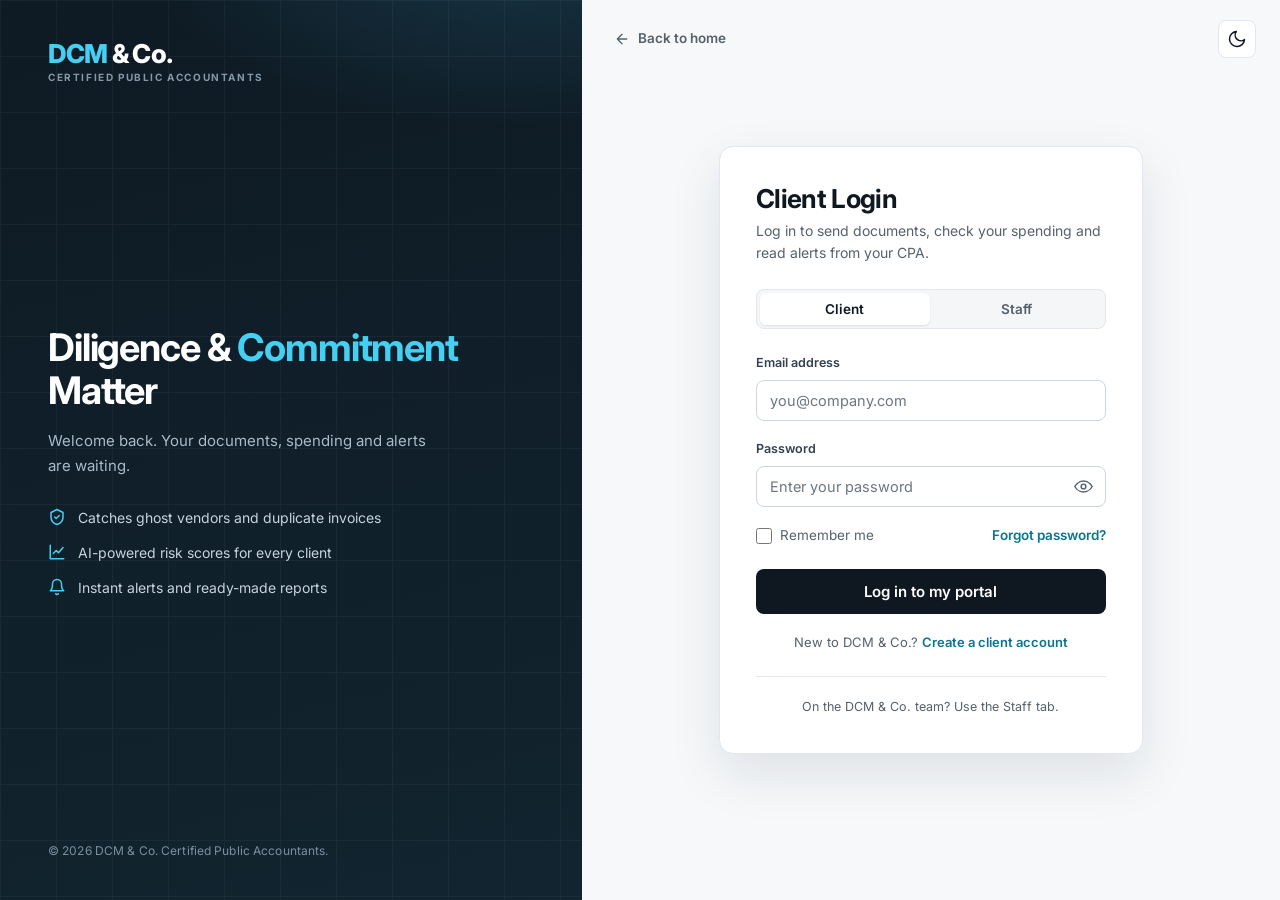
<file: loginpage.html>
<!DOCTYPE html>
<html lang="en">
<head>
<meta charset="UTF-8">
<meta name="viewport" content="width=device-width, initial-scale=1.0">
<title>Login | DCM & Co.</title>
<link rel="icon" href="data:image/svg+xml,%3Csvg xmlns=%27http://www.w3.org/2000/svg%27 viewBox=%270 0 32 32%27%3E%3Crect width=%2732%27 height=%2732%27 rx=%277%27 fill=%27%230F1720%27/%3E%3Ctext x=%2716%27 y=%2722%27 font-family=%27Arial%27 font-size=%2714%27 font-weight=%27800%27 text-anchor=%27middle%27 fill=%27%2345D0F3%27%3EDC%3C/text%3E%3C/svg%3E">
<link rel="preconnect" href="https://fonts.googleapis.com">
<link rel="preconnect" href="https://fonts.gstatic.com" crossorigin>
<link href="https://fonts.googleapis.com/css2?family=Inter:wght@400;500;600;700;800&display=swap" rel="stylesheet">
<link rel="stylesheet" href="css/common.css">
<link rel="stylesheet" href="css/login.css">
<script src="js/theme.js"></script>
</head>
<body>
<a class="skip-link" href="#main">Skip to main content</a>

<main class="auth" id="main">

  <!-- Brand panel -->
  <aside class="auth-side">
    <a href="index.html" class="brand" aria-label="DCM & Co. home">
      <span class="brand-name"><span class="c">DCM</span> & Co.</span>
      <span class="brand-sub">Certified Public Accountants</span>
    </a>

    <div class="side-copy">
      <h2>Diligence & <span>Commitment</span> Matter</h2>
      <p id="sideSub">Welcome back. Your documents, spending and alerts are waiting.</p>
      <ul class="points">
        <li><svg viewBox="0 0 24 24"><path d="M12 2l8 4v6c0 5-3.5 8.5-8 10-4.5-1.5-8-5-8-10V6l8-4z"/><path d="M9 12l2 2 4-4"/></svg>Catches ghost vendors and duplicate invoices</li>
        <li><svg viewBox="0 0 24 24"><path d="M3 3v18h18"/><path d="M7 14l4-4 3 3 6-7"/></svg>AI-powered risk scores for every client</li>
        <li><svg viewBox="0 0 24 24"><path d="M18 8a6 6 0 10-12 0c0 7-3 9-3 9h18s-3-2-3-9"/><path d="M13.7 21a2 2 0 01-3.4 0"/></svg>Instant alerts and ready-made reports</li>
      </ul>
    </div>

    <div class="side-foot">&copy; 2026 DCM & Co. Certified Public Accountants.</div>
  </aside>

  <!-- Form panel -->
  <section class="auth-main">
    <a href="index.html" class="back">
      <svg viewBox="0 0 24 24"><path d="M19 12H5M12 19l-7-7 7-7"/></svg>Back to home
    </a>
    <button type="button" class="theme-toggle" data-theme-toggle aria-label="Switch to dark mode" aria-pressed="false" title="Switch to dark mode"><svg class="moon" viewBox="0 0 24 24"><path d="M21 12.8A9 9 0 1111.2 3a7 7 0 009.8 9.8z"/></svg><svg class="sun" viewBox="0 0 24 24"><circle cx="12" cy="12" r="4"/><path d="M12 2v2M12 20v2M4.9 4.9l1.4 1.4M17.7 17.7l1.4 1.4M2 12h2M20 12h2M4.9 19.1l1.4-1.4M17.7 6.3l1.4-1.4"/></svg></button>

    <div class="auth-card">
      <h1 id="title" tabindex="-1">Client Login</h1>
      <p class="sub" id="subtitle">Log in to send documents, check your spending and read alerts from your CPA.</p>

      <div class="role-switch" role="tablist" aria-label="Login type">
        <button type="button" role="tab" data-role="client" class="active" aria-selected="true">Client</button>
        <button type="button" role="tab" data-role="staff" aria-selected="false">Staff</button>
      </div>

      <form id="loginForm" novalidate>
        <div class="field" id="idField">
          <label for="identifier" id="idLabel">Email address</label>
          <div class="input-wrap">
            <input type="email" id="identifier" name="identifier" placeholder="you@company.com" autocomplete="username" required>
          </div>
          <div class="field-error" id="idError" role="alert">Enter your email.</div>
        </div>

        <div class="field" id="pwField">
          <label for="password">Password</label>
          <div class="input-wrap has-toggle">
            <input type="password" id="password" name="password" placeholder="Enter your password" autocomplete="current-password" required>
            <button type="button" class="toggle-pw" id="togglePw" data-pw="password" aria-label="Show password">
              <svg viewBox="0 0 24 24"><path d="M1 12s4-7 11-7 11 7 11 7-4 7-11 7S1 12 1 12z"/><circle cx="12" cy="12" r="3"/></svg>
            </button>
          </div>
          <div class="field-error" id="pwError" role="alert">Enter your password to continue.</div>
        </div>

        <div class="row-between">
          <label class="check"><input type="checkbox" name="remember"> Remember me</label>
          <a href="#" class="link tap" id="forgot">Forgot password?</a>
        </div>

        <button type="submit" class="btn-submit" id="submitBtn">Log in to my portal</button>
        <div class="status" id="status" role="status" aria-live="polite"></div>
        <p class="auth-switch" id="signupPrompt">New to DCM &amp; Co.? <a href="#signup" class="link" id="toSignup">Create a client account</a></p>
      </form>

      <form id="signupForm" novalidate hidden>
        <div class="field" id="suNameField">
          <label for="suName">Full name</label>
          <div class="input-wrap">
            <input type="text" id="suName" name="name" placeholder="Maria Santos" autocomplete="name" required>
          </div>
          <div class="field-error" id="suNameError" role="alert">Enter your full name.</div>
        </div>

        <div class="field" id="suEmailField">
          <label for="suEmail">Email address</label>
          <div class="input-wrap">
            <input type="email" id="suEmail" name="email" placeholder="you@company.com" autocomplete="email" required>
          </div>
          <div class="field-error" id="suEmailError" role="alert">Enter your email.</div>
        </div>

        <div class="field" id="suPwField">
          <label for="suPw">Password</label>
          <div class="input-wrap has-toggle">
            <input type="password" id="suPw" name="new-password" placeholder="At least 8 characters" autocomplete="new-password" required>
            <button type="button" class="toggle-pw" data-pw="suPw" aria-label="Show password">
              <svg viewBox="0 0 24 24"><path d="M1 12s4-7 11-7 11 7 11 7-4 7-11 7S1 12 1 12z"/><circle cx="12" cy="12" r="3"/></svg>
            </button>
          </div>
          <p class="hint">At least 8 characters.</p>
          <div class="field-error" id="suPwError" role="alert">Use at least 8 characters.</div>
        </div>

        <div class="field" id="suPw2Field">
          <label for="suPw2">Confirm password</label>
          <div class="input-wrap">
            <input type="password" id="suPw2" name="confirm-password" placeholder="Re-enter your password" autocomplete="new-password" required>
          </div>
          <div class="field-error" id="suPw2Error" role="alert">Your passwords don&rsquo;t match.</div>
        </div>

        <button type="submit" class="btn-submit" id="signupBtn">Create my account</button>
        <div class="status" id="suStatus" role="status" aria-live="polite"></div>
        <p class="auth-switch">Already have an account? <a href="#login" class="link" id="toLogin">Log in</a></p>
      </form>

      <p class="auth-note" id="note">On the DCM &amp; Co. team? Use the Staff tab.</p>
    </div>
  </section>

</main>

<script src="js/login.js"></script>
</body>
</html>
</file>
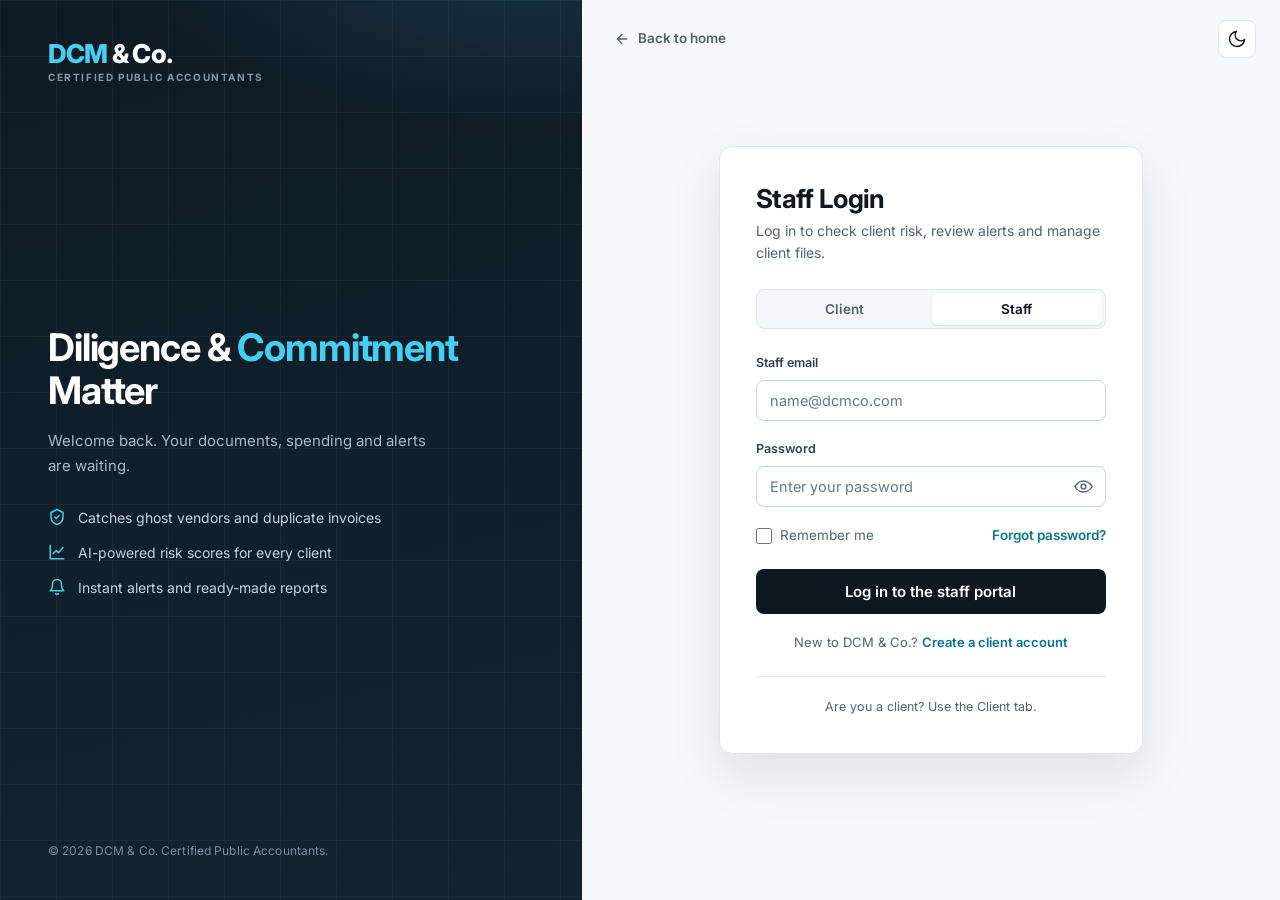
<file: staffside.html>
<!DOCTYPE html>
<html lang="en">
<head>
<meta charset="UTF-8">
<meta name="viewport" content="width=device-width, initial-scale=1.0">
<title>Command Center | DCM & Co.</title>
<link rel="icon" href="data:image/svg+xml,%3Csvg xmlns=%27http://www.w3.org/2000/svg%27 viewBox=%270 0 32 32%27%3E%3Crect width=%2732%27 height=%2732%27 rx=%277%27 fill=%27%230F1720%27/%3E%3Ctext x=%2716%27 y=%2722%27 font-family=%27Arial%27 font-size=%2714%27 font-weight=%27800%27 text-anchor=%27middle%27 fill=%27%2345D0F3%27%3EDC%3C/text%3E%3C/svg%3E">
<link rel="preconnect" href="https://fonts.googleapis.com">
<link rel="preconnect" href="https://fonts.gstatic.com" crossorigin>
<link href="https://fonts.googleapis.com/css2?family=Inter:wght@400;500;600;700;800&display=swap" rel="stylesheet">
<link rel="stylesheet" href="css/common.css">
<link rel="stylesheet" href="css/staffside.css">
<script src="js/theme.js"></script>
<script src="js/guard.js" data-role="staff"></script>
</head>
<body>
<a class="skip-link" href="#main">Skip to main content</a>

<!-- Icon set -->
<svg class="sprite" width="0" height="0" aria-hidden="true">
  <symbol id="i-pie" viewBox="0 0 24 24"><path d="M21 12a9 9 0 11-9-9v9h9z"/><path d="M15 3.5A9 9 0 0120.5 9H15V3.5z"/></symbol>
  <symbol id="i-users" viewBox="0 0 24 24"><path d="M17 21v-2a4 4 0 00-4-4H5a4 4 0 00-4 4v2"/><circle cx="9" cy="7" r="4"/><path d="M23 21v-2a4 4 0 00-3-3.9M16 3.1a4 4 0 010 7.8"/></symbol>
  <symbol id="i-scan" viewBox="0 0 24 24"><path d="M4 7V5a1 1 0 011-1h2M17 4h2a1 1 0 011 1v2M20 17v2a1 1 0 01-1 1h-2M7 20H5a1 1 0 01-1-1v-2"/><path d="M8 12h8"/></symbol>
  <symbol id="i-alert" viewBox="0 0 24 24"><path d="M10.3 3.9L2.4 18a2 2 0 001.7 3h15.8a2 2 0 001.7-3L13.7 3.9a2 2 0 00-3.4 0z"/><path d="M12 9v4M12 17h.01"/></symbol>
  <symbol id="i-clock" viewBox="0 0 24 24"><circle cx="12" cy="12" r="9"/><path d="M12 7v5l3 2"/></symbol>
  <symbol id="i-file" viewBox="0 0 24 24"><path d="M14 2H6a2 2 0 00-2 2v16a2 2 0 002 2h12a2 2 0 002-2V8z"/><path d="M14 2v6h6"/><path d="M9 13h6M9 17h6"/></symbol>
  <symbol id="i-shield" viewBox="0 0 24 24"><path d="M12 2l8 4v6c0 5-3.5 8.5-8 10-4.5-1.5-8-5-8-10V6l8-4z"/><path d="M9 12l2 2 4-4"/></symbol>
  <symbol id="i-logout" viewBox="0 0 24 24"><path d="M9 21H5a2 2 0 01-2-2V5a2 2 0 012-2h4"/><path d="M16 17l5-5-5-5M21 12H9"/></symbol>
  <symbol id="i-search" viewBox="0 0 24 24"><circle cx="11" cy="11" r="7"/><path d="M21 21l-4.3-4.3"/></symbol>
  <symbol id="i-menu" viewBox="0 0 24 24"><path d="M4 6h16M4 12h16M4 18h16"/></symbol>
  <symbol id="i-folder" viewBox="0 0 24 24"><path d="M3 7a2 2 0 012-2h4l2 2h8a2 2 0 012 2v9a2 2 0 01-2 2H5a2 2 0 01-2-2V7z"/></symbol>
  <symbol id="i-eye" viewBox="0 0 24 24"><path d="M1 12s4-7 11-7 11 7 11 7-4 7-11 7S1 12 1 12z"/><circle cx="12" cy="12" r="3"/></symbol>
  <symbol id="i-cpu" viewBox="0 0 24 24"><rect x="6" y="6" width="12" height="12" rx="2"/><rect x="9.5" y="9.5" width="5" height="5"/><path d="M9 1v3M15 1v3M9 20v3M15 20v3M1 9h3M1 15h3M20 9h3M20 15h3"/></symbol>
  <symbol id="i-sync" viewBox="0 0 24 24"><path d="M21 12a9 9 0 01-15.5 6.2L3 16"/><path d="M3 12a9 9 0 0115.5-6.2L21 8"/><path d="M21 3v5h-5M3 21v-5h5"/></symbol>
  <symbol id="i-copy" viewBox="0 0 24 24"><rect x="9" y="9" width="12" height="12" rx="2"/><path d="M5 15V5a2 2 0 012-2h10"/></symbol>
  <symbol id="i-circle-alert" viewBox="0 0 24 24"><circle cx="12" cy="12" r="9"/><path d="M12 8v5M12 16h.01"/></symbol>
  <symbol id="i-send" viewBox="0 0 24 24"><path d="M22 2L11 13"/><path d="M22 2l-7 20-4-9-9-4 20-7z"/></symbol>
  <symbol id="i-mail" viewBox="0 0 24 24"><rect x="3" y="5" width="18" height="14" rx="2"/><path d="M3 7l9 6 9-6"/></symbol>
  <symbol id="i-plus" viewBox="0 0 24 24"><path d="M12 5v14M5 12h14"/></symbol>
  <symbol id="i-x" viewBox="0 0 24 24"><path d="M18 6L6 18M6 6l12 12"/></symbol>
  <symbol id="i-trash" viewBox="0 0 24 24"><path d="M3 6h18"/><path d="M8 6V4a1 1 0 011-1h6a1 1 0 011 1v2"/><path d="M19 6l-1 14a2 2 0 01-2 2H8a2 2 0 01-2-2L5 6"/></symbol>
  <symbol id="i-download" viewBox="0 0 24 24"><path d="M12 4v12M7 11l5 5 5-5"/><path d="M4 20h16"/></symbol>
  <symbol id="i-check" viewBox="0 0 24 24"><path d="M20 6L9 17l-5-5"/></symbol>
  <symbol id="i-camera" viewBox="0 0 24 24"><path d="M23 19a2 2 0 01-2 2H3a2 2 0 01-2-2V8a2 2 0 012-2h4l2-3h6l2 3h4a2 2 0 012 2z"/><circle cx="12" cy="13" r="4"/></symbol>
  <symbol id="i-bolt" viewBox="0 0 24 24"><path d="M13 2L3 14h8l-1 8 10-12h-8l1-8z"/></symbol>
  <symbol id="i-image" viewBox="0 0 24 24"><rect x="3" y="3" width="18" height="18" rx="2"/><circle cx="8.5" cy="8.5" r="1.5"/><path d="M21 15l-5-5L5 21"/></symbol>
  <symbol id="i-flip" viewBox="0 0 24 24"><path d="M3 12a9 9 0 0115.5-6.2L21 8"/><path d="M21 3v5h-5"/><path d="M21 12a9 9 0 01-15.5 6.2L3 16"/><path d="M3 21v-5h5"/></symbol>
  <symbol id="i-grid" viewBox="0 0 24 24"><rect x="3" y="3" width="7" height="7" rx="1"/><rect x="14" y="3" width="7" height="7" rx="1"/><rect x="3" y="14" width="7" height="7" rx="1"/><rect x="14" y="14" width="7" height="7" rx="1"/></symbol>
  <symbol id="i-list" viewBox="0 0 24 24"><path d="M8 6h13M8 12h13M8 18h13M3 6h.01M3 12h.01M3 18h.01"/></symbol>
  <symbol id="i-upload" viewBox="0 0 24 24"><path d="M12 16V4M7 9l5-5 5 5"/><path d="M4 20h16"/></symbol>
  <symbol id="i-folder-plus" viewBox="0 0 24 24"><path d="M3 7a2 2 0 012-2h4l2 2h8a2 2 0 012 2v9a2 2 0 01-2 2H5a2 2 0 01-2-2V7z"/><path d="M12 11v6M9 14h6"/></symbol>
  <symbol id="i-edit" viewBox="0 0 24 24"><path d="M12 20h9"/><path d="M16.5 3.5a2.1 2.1 0 013 3L7 19l-4 1 1-4z"/></symbol>
  <symbol id="i-chev" viewBox="0 0 24 24"><path d="M9 6l6 6-6 6"/></symbol>
  <symbol id="i-moon" viewBox="0 0 24 24"><path d="M21 12.8A9 9 0 1111.2 3a7 7 0 009.8 9.8z"/></symbol>
  <symbol id="i-sun" viewBox="0 0 24 24"><circle cx="12" cy="12" r="4"/><path d="M12 2v2M12 20v2M4.9 4.9l1.4 1.4M17.7 17.7l1.4 1.4M2 12h2M20 12h2M4.9 19.1l1.4-1.4M17.7 6.3l1.4-1.4"/></symbol>
</svg>

<div class="app" id="app">

  <!-- Sidebar -->
  <aside class="sidebar" aria-label="Main navigation">
    <a href="index.html" class="brand" aria-label="DCM & Co. home">
      <span class="brand-name"><span class="c">DCM</span> & Co.</span>
      <span class="brand-sub">Staff Portal</span>
    </a>

    <div class="nav-label">Menu</div>
    <ul class="nav-menu grow">
      <li><a href="#command" data-view="command"><svg class="ico"><use href="#i-pie"/></svg>Command Center</a></li>
      <li><a href="#clients" data-view="clients"><svg class="ico"><use href="#i-users"/></svg>Client Database</a></li>
      <li><a href="#files" data-view="files"><svg class="ico"><use href="#i-folder"/></svg>Client Files</a></li>
      <li><a href="#messages" data-view="messages"><svg class="ico"><use href="#i-mail"/></svg>Messages<span class="nav-count" id="navMsgs" hidden>0</span></a></li>
      <li><a href="#receipts" data-view="receipts"><svg class="ico"><use href="#i-scan"/></svg>Receipts</a></li>
      <li><a href="#fraud" data-view="fraud"><svg class="ico"><use href="#i-alert"/></svg>Fraud Analytics<span class="nav-count" id="navAlerts" hidden>0</span></a></li>
      <li><a href="#deadlines" data-view="deadlines"><svg class="ico"><use href="#i-clock"/></svg>Deadline Tracker</a></li>
      <li><a href="#reports" data-view="reports"><svg class="ico"><use href="#i-file"/></svg>Reports</a></li>
    </ul>

    <ul class="nav-menu nav-bottom">
      <li><a href="#settings" data-view="settings"><svg class="ico"><use href="#i-shield"/></svg>Admin Settings</a></li>
      <li><a href="loginpage.html" id="logoutLink"><svg class="ico"><use href="#i-logout"/></svg>Log Out</a></li>
    </ul>
  </aside>
  <div class="scrim" id="scrim"></div>

  <!-- Main -->
  <div class="main">

    <!-- Topbar -->
    <header class="topbar">
      <button class="menu-btn" id="menuBtn" aria-label="Open menu"><svg class="ico"><use href="#i-menu"/></svg></button>
      <label class="search">
        <svg class="ico"><use href="#i-search"/></svg>
        <input type="text" id="searchInput" placeholder="Search Client, TIN, Vendor, or Invoice #..." aria-label="Search" autocomplete="off">
      </label>
      <button type="button" class="theme-toggle" data-theme-toggle aria-label="Switch to dark mode" aria-pressed="false" title="Switch to dark mode"><svg class="ico moon"><use href="#i-moon"/></svg><svg class="ico sun"><use href="#i-sun"/></svg></button>
      <div class="user">
        <div class="user-text">
          <strong id="userName">Welcome, Staff</strong>
          <span>CPA Partner Portal</span>
        </div>
        <div class="avatar" id="userAvatar" aria-hidden="true">S</div>
      </div>
    </header>

    <main class="content" id="main" tabindex="-1">

      <!-- ===================== COMMAND CENTER ===================== -->
      <div class="view" id="view-command">
        <div class="page-head">
          <div>
            <h1>Fraud & Anomaly Command Center</h1>
            <p>What needs your attention today, across all your clients.</p>
          </div>
          <div class="head-actions">
            <span class="scan-info" id="scanInfo">Last scan: never</span>
            <span class="chip"><i></i> Sample data</span>
            <button type="button" class="btn ghost" data-scan-open><svg class="ico"><use href="#i-camera"/></svg>Scan receipt</button>
            <button type="button" class="btn dark" id="runScan"><svg class="ico"><use href="#i-sync"/></svg><span>Check all clients for problems</span></button>
          </div>
        </div>

        <div class="grid-top">
          <section class="card" aria-labelledby="fraud-title">
            <div class="card-head">
              <h3 aria-level="2" id="fraud-title"><svg class="ico"><use href="#i-eye"/></svg>Cross-Client Fraud Alerts</h3>
              <span class="count" id="openCount">0 open</span>
            </div>
            <div class="alert-list" id="dashAlerts"></div>
            <div class="btn-row"><a href="#fraud" class="btn sm ghost">View all alerts</a></div>
          </section>

          <section class="card" aria-labelledby="doc-title">
            <div class="card-head">
              <h3 aria-level="2" id="doc-title"><svg class="ico"><use href="#i-folder"/></svg>Documents we’re waiting on</h3>
            </div>
            <ul class="doc-list" id="dashDocs"></ul>
            <button type="button" class="btn outline block" id="bulkRemind"><svg class="ico"><use href="#i-mail"/></svg>Remind clients about missing documents</button>
          </section>
        </div>

        <section class="card" aria-labelledby="risk-title">
          <div class="card-head">
            <h3 aria-level="2" id="risk-title"><svg class="ico"><use href="#i-cpu"/></svg>Client risk scores (AI analysis)</h3>
            <a href="#clients" class="link">All clients</a>
          </div>
          <div class="table-wrap scope">
            <table>
              <thead><tr><th>Client Name</th><th>Engagement Status</th><th>Anomalies Detected</th><th>Risk Score</th><th>Action</th></tr></thead>
              <tbody id="dashRisk"></tbody>
            </table>
          </div>
          <div class="empty" hidden>We couldn’t find a client that matches. Try a different word.</div>
        </section>
      </div>

      <!-- ===================== CLIENT DATABASE ===================== -->
      <div class="view" id="view-clients" hidden>
        <div class="page-head">
          <div>
            <h1>Client Database</h1>
            <p>All your clients, how risky each one looks, and where each engagement stands.</p>
          </div>
          <div class="head-actions">
            <span class="chip"><i></i> Sample data</span>
            <button type="button" class="btn primary" id="addClientBtn"><svg class="ico"><use href="#i-plus"/></svg>Add client</button>
          </div>
        </div>
        <section class="card">
          <div class="toolbar">
            <h3 aria-level="2">All clients</h3>
            <div class="filters">
              <select class="select" id="riskFilter" aria-label="Filter by risk">
                <option value="all">All risk levels</option>
                <option value="high">High risk</option>
                <option value="medium">Medium risk</option>
                <option value="low">Low risk</option>
              </select>
              <select class="select" id="statusFilter" aria-label="Filter by status">
                <option value="all">All statuses</option>
              </select>
            </div>
          </div>
          <div class="table-wrap scope">
            <table>
              <thead><tr><th>Client Name</th><th>Engagement Status</th><th>Anomalies Detected</th><th>Risk Score</th><th>Action</th></tr></thead>
              <tbody id="clientRows"></tbody>
            </table>
          </div>
          <div class="empty" hidden>No clients fit these filters. Try loosening them.</div>
        </section>
      </div>

      <!-- ===================== CLIENT FILES ===================== -->
      <div class="view" id="view-files" hidden>
        <div class="page-head">
          <div>
            <h1>Client Files</h1>
            <p>Keep every client's documents in folders, like a shared drive.</p>
          </div>
          <div class="head-actions">
            <button type="button" class="btn ghost" id="newFolderBtn"><svg class="ico"><use href="#i-folder-plus"/></svg>New folder</button>
            <button type="button" class="btn primary" id="uploadBtn"><svg class="ico"><use href="#i-upload"/></svg>Upload files</button>
            <input type="file" aria-label="Choose files to upload" id="fileInput" multiple hidden>
          </div>
        </div>
        <section class="card drive" id="drive">
          <div class="drive-bar">
            <nav class="crumbs" id="crumbs" aria-label="Folder path"></nav>
            <div class="drive-tools">
              <select class="select" id="fileSort" aria-label="Sort files">
                <option value="name">Name</option>
                <option value="new">Newest first</option>
                <option value="size">Largest first</option>
              </select>
              <div class="seg" role="group" aria-label="View">
                <button type="button" data-fview="grid" aria-label="Grid view" title="Grid view"><svg class="ico"><use href="#i-grid"/></svg></button>
                <button type="button" data-fview="list" aria-label="List view" title="List view"><svg class="ico"><use href="#i-list"/></svg></button>
              </div>
            </div>
          </div>
          <div id="driveBody"></div>
          <div class="drop-fx" id="dropFx" hidden><span>Drop files to upload here</span></div>
        </section>
      </div>

      <!-- ===================== MESSAGES ===================== -->
      <div class="view" id="view-messages" hidden>
        <div class="page-head">
          <div>
            <h1>Messages</h1>
            <p>Reply to your clients about missing documents or anything you flagged. They see your reply in their Messages tab.</p>
          </div>
        </div>
        <section class="card inbox-chat">
          <aside class="mc-list" id="mcList" aria-label="Clients"></aside>
          <div class="mc-thread" id="mcThread">
            <div class="mc-empty" id="mcEmpty">Pick a client on the left to read and reply to their messages.</div>
            <div class="mc-open" id="mcOpen" hidden>
              <div class="mc-head"><div class="avatar" id="mcAvatar" aria-hidden="true"></div><div><strong id="mcName"></strong><span id="mcEmail"></span></div></div>
              <div class="mc-body" id="mcBody" aria-live="polite"></div>
              <form novalidate class="mc-form" id="mcForm" autocomplete="off">
                <input class="input" id="mcInput" type="text" maxlength="1000" placeholder="Write a reply..." aria-label="Your reply">
                <button type="submit" class="btn primary"><svg class="ico"><use href="#i-send"/></svg>Send reply</button>
              </form>
            </div>
          </div>
        </section>
      </div>

      <!-- ===================== RECEIPTS ===================== -->
      <div class="view" id="view-receipts" hidden>
        <div class="page-head">
          <div>
            <h1>Receipts</h1>
            <p>Add a receipt and we’ll check it for duplicates and ghost vendors straight away. Or scan a financial statement to check it for anomalies.</p>
          </div>
          <div class="head-actions">
            <button type="button" class="btn primary" data-scan-open><svg class="ico"><use href="#i-camera"/></svg>Scan receipt</button>
          </div>
        </div>

        <div class="stack">
          <section class="card">
            <div class="card-head"><h3 aria-level="2"><svg class="ico"><use href="#i-scan"/></svg>Add a receipt</h3></div>
            <form novalidate id="receiptForm" autocomplete="off">
              <div class="form-grid">
                <div class="field"><label for="rClient">Client</label><select class="select" id="rClient"></select></div>
                <div class="field"><label for="rVendor">Vendor name</label><input class="input" id="rVendor" type="text" placeholder="e.g. XYZ Trading" maxlength="80"></div>
                <div class="field"><label for="rTin">Vendor TIN</label><input class="input" id="rTin" type="text" placeholder="123-456-789" maxlength="20"></div>
                <div class="field"><label for="rInvoice">Invoice #</label><input class="input" id="rInvoice" type="text" placeholder="INV-2026-001" maxlength="40"></div>
                <div class="field"><label for="rDate">Invoice date</label><input class="input" id="rDate" type="date"></div>
                <div class="field"><label for="rAmount">Amount (₱)</label><input class="input" id="rAmount" type="number" min="0" step="0.01" placeholder="0.00"></div>
                <div class="field span2"><label for="rFile">Scan or photo (optional)</label><input class="input" id="rFile" type="file" accept=".pdf,.jpg,.jpeg,.png">
                  <div class="scan-chip" id="scanChip" hidden><span class="chip-thumb" id="scanChipThumb"></span><span class="chip-name" id="scanChipName"></span><button type="button" id="scanChipX" aria-label="Remove attached scan"><svg class="ico"><use href="#i-x"/></svg></button></div>
                </div>
              </div>
              <div class="btn-row mt-0"><button type="submit" class="btn primary">Save receipt and check it</button></div>
              <p class="muted small mt-14">Type in the details for now. Reading receipts automatically needs a server. We check whatever you enter for duplicates and ghost vendors.</p>
            </form>
          </section>

          <section class="card">
            <div class="card-head"><h3 aria-level="2">Receipt register</h3></div>
            <div class="table-wrap scope">
              <table>
                <thead><tr><th>Date</th><th>Client</th><th>Vendor</th><th>Invoice #</th><th class="amount">Amount</th><th>Status</th><th></th></tr></thead>
                <tbody id="receiptRows"></tbody>
              </table>
            </div>
            <div class="empty" hidden>We couldn’t find a receipt that matches. Try a different word.</div>
          </section>
        </div>
      </div>

      <!-- ===================== FRAUD ANALYTICS ===================== -->
      <div class="view" id="view-fraud" hidden>
        <div class="page-head">
          <div>
            <h1>Fraud Analytics</h1>
            <p>Rules catch the cross-client problems. The document model reads inside each receipt and explains what is wrong with it.</p>
          </div>
          <span class="chip"><i></i> Sample data</span>
        </div>

        <div class="tabs" role="tablist" aria-label="Fraud analytics sections">
          <button type="button" class="tab on" role="tab" id="tabAlerts" aria-selected="true" aria-controls="panelAlerts" data-ftab="alerts">Alerts<span class="tab-count" id="tabAlertCount">0</span></button>
          <button type="button" class="tab" role="tab" id="tabCross" aria-selected="false" aria-controls="panelCross" data-ftab="cross" tabindex="-1">Cross-Client Checks<span class="tab-count" id="tabCrossCount" hidden>0</span></button>
          <button type="button" class="tab" role="tab" id="tabForensics" aria-selected="false" aria-controls="panelForensics" data-ftab="forensics" tabindex="-1">Document forensics<span class="tab-count" id="tabFxCount" hidden>0</span></button>
          <button type="button" class="tab" role="tab" id="tabFSA" aria-selected="false" aria-controls="panelFSA" data-ftab="fsa" tabindex="-1">Financial Statement Analytics<span class="tab-count" id="tabFSACount" hidden>0</span></button>
        </div>

        <div class="ftab" id="panelAlerts" role="tabpanel" aria-labelledby="tabAlerts">
        <div class="stats five">
          <div class="stat red"><small>Open alerts</small><strong id="stOpen">0</strong><span>All sources</span></div>
          <div class="stat"><small>Cross-client</small><strong id="stCross">0</strong><span>Ghost vendors + duplicates</span></div>
          <div class="stat red"><small>Document alerts</small><strong id="stFx">0</strong><span>Flagged receipts</span></div>
          <div class="stat amber"><small>Statement alerts</small><strong id="stFsa">0</strong><span>Flagged statements</span></div>
          <div class="stat red"><small>High-risk clients</small><strong id="stHigh">0</strong><span id="stHighNote"></span></div>
        </div>

        <section class="card mb-22">
          <div class="toolbar">
            <h3 aria-level="2">All alerts</h3>
            <select class="select" id="alertFilter" aria-label="Filter alerts">
              <option value="all">All alerts</option>
              <option value="open">Open</option>
              <option value="review">In review</option>
              <option value="resolved">Resolved</option>
            </select>
          </div>
          <p class="muted small m-0-0-14">Combines cross-client checks, document forensics and financial statement analytics.</p>
          <div class="alert-list scope" id="fraudList"></div>
          <div class="empty" hidden>No alerts fit this filter.</div>
        </section>

        <section class="card">
          <div class="card-head"><h3 aria-level="2"><svg class="ico"><use href="#i-cpu"/></svg>Risk by client</h3></div>
          <div id="riskBars"></div>
        </section>
        </div>

        <!-- Cross-Client Checks -->
        <div class="ftab" id="panelCross" role="tabpanel" aria-labelledby="tabCross" hidden>
          <div class="fx-engine">
            <div class="fx-engine-main">
              <span class="fx-model"><svg class="ico"><use href="#i-users"/></svg>cross-client-v1 · Heuristics</span>
              <p>Scans the receipt register for the same TIN used by different clients (Ghost Vendors) and for invoices that have been submitted more than once (Duplicates).</p>
            </div>
            <button type="button" class="btn dark sm" id="crossRun"><svg class="ico"><use href="#i-sync"/></svg><span>Re-run checks</span></button>
          </div>

          <div class="stats">
            <div class="stat"><small>Receipts checked</small><strong id="crossDocs">0</strong><span>In the register</span></div>
            <div class="stat red"><small>Ghost vendors</small><strong id="crossGhosts">0</strong><span>Vendor TINs across multiple clients</span></div>
            <div class="stat red"><small>Duplicates found</small><strong id="crossDupes">0</strong><span>Same invoice or vendor+amount+date</span></div>
            <div class="stat"><small>Clear receipts</small><strong id="crossClear">0</strong><span>No cross-client issues</span></div>
          </div>

          <section class="card mb-22">
            <div class="toolbar">
              <h3 aria-level="2">Cross-client findings</h3>
              <div class="filters">
                <select class="select" id="crossFilter" aria-label="Filter cross-client findings">
                  <option value="all">All flagged items</option>
                  <option value="ghost">Ghost vendors only</option>
                  <option value="dup">Duplicates only</option>
                </select>
              </div>
            </div>
            <div class="table-wrap scope">
              <table>
                <thead><tr><th>Document</th><th>Client</th><th>Issue</th><th>Status</th><th></th></tr></thead>
                <tbody id="crossRows"></tbody>
              </table>
            </div>
            <div class="empty" hidden>No cross-client issues fit this filter.</div>
          </section>
        </div>

        <!-- Document forensics (LLM) -->
        <div class="ftab" id="panelForensics" role="tabpanel" aria-labelledby="tabForensics" hidden>
          <div class="fx-engine">
            <div class="fx-engine-main">
              <span class="fx-model"><svg class="ico"><use href="#i-cpu"/></svg>doc-forensics-v2 · LLM</span>
              <p>Reads the vendor name, TIN, dates and totals inside each document, compares them with the register, and explains every flag in plain English. </p>
            </div>
            <button type="button" class="btn dark sm" id="fxRun"><svg class="ico"><use href="#i-sync"/></svg><span>Re-run analysis</span></button>
          </div>

          <div class="stats">
            <div class="stat"><small>Documents analysed</small><strong id="fxDocs">0</strong><span>In the receipt register</span></div>
            <div class="stat red"><small>Flagged for review</small><strong id="fxFlagged">0</strong><span>Authenticity below 70%</span></div>
            <div class="stat amber"><small>Signals found</small><strong id="fxSignals">0</strong><span>Field, template and amount checks</span></div>
            <div class="stat"><small>Shared templates</small><strong id="fxClusters">0</strong><span>Same layout, different TIN</span></div>
          </div>

          <section class="card mb-22">
            <div class="toolbar">
              <h3 aria-level="2">Document reports</h3>
              <div class="filters">
                <select class="select" id="fxFilter" aria-label="Filter document reports">
                  <option value="all">All documents</option>
                  <option value="flagged">Flagged only</option>
                  <option value="fake">Likely fabricated</option>
                  <option value="clear">Clear</option>
                </select>
              </div>
            </div>
            <div class="table-wrap scope">
              <table>
                <thead><tr><th>Document</th><th>Client</th><th>Fields read</th><th>Signals</th><th>Authenticity</th><th></th></tr></thead>
                <tbody id="fxRows"></tbody>
              </table>
            </div>
            <div class="empty" hidden>No documents fit this filter.</div>
          </section>

          <div class="grid-top one">
            <section class="card">
              <div class="card-head"><h3 aria-level="2"><svg class="ico"><use href="#i-bolt"/></svg>Amount patterns</h3></div>
              <ul class="fx-list" id="fxAmounts"></ul>
            </section>
          </div>
        </div>

        <!-- Financial Statement Analytics -->
        <div class="ftab" id="panelFSA" role="tabpanel" aria-labelledby="tabFSA" hidden>
          <div class="fx-engine">
            <div class="fx-engine-main">
              <span class="fx-model"><svg class="ico"><use href="#i-cpu"/></svg>fin-analyzer-v1 · LLM</span>
              <p>Analyzes financial statements for anomalies, irregular patterns, and cross-client inconsistencies.</p>
            </div>
            <button type="button" class="btn dark sm" id="fsRun"><svg class="ico"><use href="#i-sync"/></svg><span>Re-run analysis</span></button>
          </div>

          <div class="stats">
            <div class="stat"><small>Statements analyzed</small><strong id="fsDocs">0</strong><span>In the register</span></div>
            <div class="stat red"><small>Anomalies flagged</small><strong id="fsFlagged">0</strong><span>Below threshold</span></div>
            <div class="stat amber"><small>Highest variance</small><strong id="fsVariance">0</strong><span>Largest deviation</span></div>
            <div class="stat"><small>Clean statements</small><strong id="fsClean">0</strong><span>No anomalies detected</span></div>
          </div>

          <section class="card mb-22">
            <div class="toolbar">
              <h3 aria-level="2">Anomaly reports</h3>
              <div class="filters">
                <select class="select" id="fsFilter" aria-label="Filter anomaly reports">
                  <option value="all">All reports</option>
                  <option value="flagged">Flagged only</option>
                  <option value="fake">Likely fabricated</option>
                  <option value="clear">Clear</option>
                </select>
              </div>
            </div>
            <div class="table-wrap scope">
              <table>
                <thead><tr><th>Statement</th><th>Client</th><th>Anomaly type</th><th>Variance</th><th>Authenticity</th><th></th></tr></thead>
                <tbody id="fsaRows"></tbody>
              </table>
            </div>
            <div class="empty" hidden>No anomalies fit this filter.</div>
          </section>

          <section class="card" id="fsaSummaryCard">
            <div class="card-head">
              <h3 aria-level="2"><svg class="ico"><use href="#i-file"/></svg>Summary report</h3>
              <button type="button" class="btn sm ghost" id="fsSummaryCsv"><svg class="ico"><use href="#i-download"/></svg>Export summary</button>
            </div>
            <div id="fsaSummary"></div>
          </section>
        </div>
      </div>

      <!-- ===================== DEADLINES ===================== -->
      <div class="view" id="view-deadlines" hidden>
        <div class="page-head">
          <div>
            <h1>Deadline Tracker</h1>
            <p>Keep every client task and filing date on schedule.</p>
          </div>
        </div>

        <div class="stats three">
          <div class="stat"><small>Open tasks</small><strong id="dlOpen">0</strong><span>Not yet done</span></div>
          <div class="stat amber"><small>Due in 7 days</small><strong id="dlSoon">0</strong><span>Coming up</span></div>
          <div class="stat red"><small>Overdue</small><strong id="dlOver">0</strong><span>Past due date</span></div>
        </div>

        <div class="stack">
          <section class="card">
            <div class="card-head"><h3 aria-level="2"><svg class="ico"><use href="#i-clock"/></svg>Add a deadline</h3></div>
            <form novalidate id="deadlineForm" autocomplete="off">
              <div class="form-grid">
                <div class="field"><label for="dClient">Client</label><select class="select" id="dClient"></select></div>
                <div class="field"><label for="dTask">Task</label><input class="input" id="dTask" type="text" placeholder="e.g. Submit quarterly filing" maxlength="80"></div>
                <div class="field"><label for="dDue">Due date</label><input class="input" id="dDue" type="date"></div>
              </div>
              <div class="btn-row mt-0"><button type="submit" class="btn primary"><svg class="ico"><use href="#i-plus"/></svg>Add to deadlines</button></div>
            </form>
          </section>

          <section class="card">
            <div class="toolbar">
              <h3 aria-level="2">All deadlines</h3>
              <select class="select" id="deadlineFilter" aria-label="Filter deadlines">
                <option value="all">All</option>
                <option value="open">Open</option>
                <option value="overdue">Overdue</option>
                <option value="done">Done</option>
              </select>
            </div>
            <div class="table-wrap scope">
              <table>
                <thead><tr><th>Task</th><th>Client</th><th>Due date</th><th>Status</th><th></th></tr></thead>
                <tbody id="deadlineRows"></tbody>
              </table>
            </div>
            <div class="empty" hidden>No deadlines fit this filter.</div>
          </section>
        </div>
      </div>

      <!-- ===================== REPORTS ===================== -->
      <div class="view" id="view-reports" hidden>
        <div class="page-head">
          <div>
            <h1>Reports</h1>
            <p>Download firm-wide reports as CSV files that open in Excel or Google Sheets.</p>
          </div>
        </div>
        <section class="card">
          <div class="table-wrap scope">
            <table>
              <thead><tr><th>Report</th><th>Format</th><th></th></tr></thead>
              <tbody>
                <tr class="filterable">
                  <td><div class="report-name"><div class="tile"><svg class="ico"><use href="#i-cpu"/></svg></div><div><strong>Client Risk Report</strong><span>Risk score, level and anomalies for every client</span></div></div></td>
                  <td>CSV</td>
                  <td class="right"><button type="button" class="btn sm ghost" data-report="risk"><svg class="ico"><use href="#i-download"/></svg>Download CSV</button></td>
                </tr>
                <tr class="filterable">
                  <td><div class="report-name"><div class="tile"><svg class="ico"><use href="#i-alert"/></svg></div><div><strong>Fraud and Anomaly Report</strong><span>All alerts with their review status</span></div></div></td>
                  <td>CSV</td>
                  <td class="right"><button type="button" class="btn sm ghost" data-report="fraud"><svg class="ico"><use href="#i-download"/></svg>Download CSV</button></td>
                </tr>
                <tr class="filterable">
                  <td><div class="report-name"><div class="tile"><svg class="ico"><use href="#i-scan"/></svg></div><div><strong>Receipt Register</strong><span>Every recorded receipt with its flags</span></div></div></td>
                  <td>CSV</td>
                  <td class="right"><button type="button" class="btn sm ghost" data-report="receipts"><svg class="ico"><use href="#i-download"/></svg>Download CSV</button></td>
                </tr>
                <tr class="filterable">
                  <td><div class="report-name"><div class="tile"><svg class="ico"><use href="#i-clock"/></svg></div><div><strong>Deadline Schedule</strong><span>Tasks, due dates and status</span></div></div></td>
                  <td>CSV</td>
                  <td class="right"><button type="button" class="btn sm ghost" data-report="deadlines"><svg class="ico"><use href="#i-download"/></svg>Download CSV</button></td>
                </tr>
                <tr class="filterable">
                  <td><div class="report-name"><div class="tile"><svg class="ico"><use href="#i-folder"/></svg></div><div><strong>Document Collection Report</strong><span>Requested documents and their status</span></div></div></td>
                  <td>CSV</td>
                  <td class="right"><button type="button" class="btn sm ghost" data-report="docs"><svg class="ico"><use href="#i-download"/></svg>Download CSV</button></td>
                </tr>
              </tbody>
            </table>
          </div>
          <div class="empty" hidden>We couldn’t find a report that matches. Try a different word.</div>
        </section>
      </div>

      <!-- ===================== ADMIN SETTINGS ===================== -->
      <div class="view" id="view-settings" hidden>
        <div class="page-head">
          <div>
            <h1>Admin Settings</h1>
            <p>Your name, what counts as high risk, and what you’re notified about.</p>
          </div>
        </div>

        <form novalidate id="settingsForm">
          <section class="card settings-card">
            <div class="card-head"><h3 aria-level="2">Profile</h3></div>
            <div class="two-col">
              <div class="field"><label for="setName">Display name</label><input class="input" id="setName" type="text" maxlength="40" required></div>
              <div class="field"><label for="setEmail">Email</label><input class="input" id="setEmail" type="email" readonly></div>
            </div>
          </section>

          <section class="card settings-card">
            <div class="card-head"><h3 aria-level="2">When a client counts as high risk</h3></div>
            <p class="muted small mb-16">A score at or above the High number shows as High risk. At or above the Medium number shows as Medium. Anything lower is Low.</p>
            <div class="two-col">
              <div class="field"><label for="setHigh">High risk starts at (%)</label><input class="input" id="setHigh" type="number" min="2" max="100"></div>
              <div class="field mb-0"><label for="setMed">Medium risk starts at (%)</label><input class="input" id="setMed" type="number" min="1" max="99"></div>
            </div>
          </section>

          <section class="card settings-card">
            <div class="card-head"><h3 aria-level="2">Notifications</h3></div>
            <div class="pref">
              <div><strong>Fraud alerts</strong><span>Tell me when a new alert is found</span></div>
              <label class="switch"><input type="checkbox" id="prefFraud" aria-label="Fraud alerts"><span class="slider"></span></label>
            </div>
            <div class="pref">
              <div><strong>Document reminders</strong><span>Show a reminder for overdue document requests</span></div>
              <label class="switch"><input type="checkbox" id="prefDocs" aria-label="Document reminders"><span class="slider"></span></label>
            </div>
          </section>

          <div class="btn-row mt-0">
            <button type="submit" class="btn primary">Save my settings</button>
          </div>
        </form>

        <section class="card settings-card mt-22">
          <div class="card-head"><h3 aria-level="2">Demo data</h3></div>
          <p class="muted small mb-16">Clear everything you added to go back to the original sample data.</p>
          <button type="button" class="btn danger sm" id="resetDemo">Clear demo data and start over</button>
        </section>
      </div>

    </main>
  </div>
</div>

<!-- Modal -->
<div class="modal" id="modal" hidden>
  <div class="modal-backdrop" data-close></div>
  <div class="dialog" role="dialog" aria-modal="true" aria-labelledby="modalTitle" tabindex="-1">
    <div class="dialog-head">
      <h3 aria-level="2" id="modalTitle"></h3>
      <button type="button" class="icon-btn" data-close aria-label="Close"><svg class="ico"><use href="#i-x"/></svg></button>
    </div>
    <div id="modalBody"></div>
  </div>
</div>

<!-- Receipt scanner -->
<div class="scanner" id="scanner" role="dialog" aria-modal="true" aria-label="Scan a document" hidden>
  <video class="scan-video" id="scanVideo" playsinline muted autoplay hidden></video>
  <div class="scan-bg" aria-hidden="true"></div>

  <div class="scan-top">
    <button type="button" class="scan-circle" id="scanClose" aria-label="Close scanner"><svg class="ico"><use href="#i-x"/></svg></button>
    <div class="scan-hint" id="scanHint">Snap a receipt or invoice</div>
    <button type="button" class="scan-circle" id="scanFlash" aria-label="Toggle flash" aria-pressed="false"><svg class="ico"><use href="#i-bolt"/></svg></button>
  </div>

  <div class="scan-mode" role="group" aria-label="What are you scanning?">
    <button type="button" class="scan-mode-btn on" id="scanKindReceipt" aria-pressed="true">Receipt</button>
    <button type="button" class="scan-mode-btn" id="scanKindStatement" aria-pressed="false">Financial statement</button>
  </div>

  <div class="vf-wrap">
    <div class="vf" aria-hidden="true"><i class="tl"></i><i class="tr"></i><i class="bl"></i><i class="br"></i><span class="scan-line"></span></div>
    <p class="scan-msg" id="scanMsg" hidden></p>
  </div>

  <div class="scan-bottom">
    <button type="button" class="scan-circle lg" id="scanGallery" aria-label="Choose a photo from your device"><svg class="ico"><use href="#i-image"/></svg></button>
    <button type="button" class="shutter" id="scanShutter" aria-label="Take photo"><span></span></button>
    <button type="button" class="scan-circle lg" id="scanFlip" aria-label="Switch camera"><svg class="ico"><use href="#i-flip"/></svg></button>
  </div>

  <input type="file" aria-label="Choose a photo to scan" id="scanFile" accept="image/*" hidden>
  <div class="scan-flash-fx" id="scanFx" aria-hidden="true"></div>

  <div class="scan-sheet" id="scanSheet" hidden>
    <div class="sheet-row">
      <div class="thumb" id="scanThumb"><svg class="ico"><use href="#i-scan"/></svg></div>
      <div>
        <h3 aria-level="2" id="scanSheetTitle">Photo taken</h3>
        <p id="scanSheetText">Nice shot. Type in the details next, and the photo stays with the receipt.</p>
      </div>
    </div>
    <div class="field" id="scanClientField" hidden>
      <label for="scanClient">Client</label>
      <select class="select" id="scanClient"></select>
    </div>
    <div class="btn-row">
      <button type="button" class="btn primary" id="scanUse">Use this photo</button>
      <button type="button" class="btn ghost" id="scanRetake">Retake</button>
    </div>
  </div>
</div>

<div class="toast" id="toast" role="status" aria-live="polite"></div>

<script src="js/core.js"></script>
<script src="js/staff.js"></script>
</body>
</html>
</file>
<file: css/common.css>
/* DCM & Co. shared base styles
   Loaded before each page stylesheet: design tokens, reset, theme toggle, skip link, touch targets and spacing utilities. */

/* ---------- Design tokens (single source of truth; pages only add their own) ---------- */
:root {
  --cyan:#45D0F3; --cyan-50:#ECFAFE; --cyan-600:#1FA9CE; --cyan-700:#0B7490;
  --ink:#0F1720; --ink-2:#1B2633;
  --bg:#F6F8FA; --line:#E1E7ED; --line-strong:#CBD6E0; --muted:#55616D; --label:#33414E;
  --danger:#E5484D;                 /* shapes, dots, bars */
  --danger-strong:#C8353A;          /* red text, or white text on red (AA contrast) */
  --warn:#F5A524; --warn-text:#8A5700;
  --ok-text:#14704A;
}
html[data-theme="dark"] {
  color-scheme:dark;
  --cyan-50:rgba(69,208,243,.12); --cyan-700:#74DDF8;
  --bg:#0B1218; --line:#25323E; --muted:#9BABB9; --label:#C6D3DE;
  --warn-text:#F6C26B; --ok-text:#5FD6A2;
  --d-surface:#121C25; --d-surface2:#18242F; --d-text:#E7EEF4;
}

* { margin:0; padding:0; box-sizing:border-box; }
html { -webkit-text-size-adjust:100%; text-size-adjust:100%; }
a { color:inherit; text-decoration:none; }

/* ---------- Light / dark toggle ---------- */
.theme-toggle {
  flex:none; width:44px; height:44px; border-radius:12px; display:grid; place-items:center; cursor:pointer;
  border:1px solid var(--line); background:#fff; color:var(--ink); transition:border-color .2s, color .2s, background .2s;
}
.theme-toggle svg { width:20px; height:20px; fill:none; stroke:currentColor; stroke-width:1.8; stroke-linecap:round; stroke-linejoin:round; }
.theme-toggle:hover { border-color:var(--cyan); color:var(--cyan-700); }
.theme-toggle:focus-visible { outline:3px solid rgba(69,208,243,.5); outline-offset:2px; }
.theme-toggle .sun { display:none; }
html[data-theme="dark"] .theme-toggle .sun { display:block; }
html[data-theme="dark"] .theme-toggle .moon { display:none; }

/* ---------- Accessibility ---------- */
.skip-link{position:fixed;left:12px;top:-60px;z-index:1000;background:#0F1720;color:#fff;padding:10px 16px;border-radius:10px;font-weight:600;font-size:14px;transition:top .15s ease}
.skip-link:focus{top:12px;outline:2px solid #45D0F3;outline-offset:2px}
@media (pointer:coarse){
  input[type="checkbox"],input[type="radio"]{width:20px;height:20px}
  .tap,.back,.link{display:inline-flex;align-items:center;min-height:44px}
  .brand{min-height:44px;justify-content:center}
}

/* ---------- Spacing utilities (replace one-off inline styles) ---------- */
.mt-0{margin-top:0 !important}.mt-12{margin-top:12px !important}.mt-14{margin-top:14px !important}.mt-22{margin-top:22px !important}
.mb-0{margin-bottom:0 !important}.mb-12{margin-bottom:12px !important}.mb-16{margin-bottom:16px !important}.mb-22{margin-bottom:22px !important}
.m-0-0-14{margin:0 0 14px !important}.ml-auto{margin-left:auto !important}.pb-0{padding-bottom:0 !important}.fs-17{font-size:17px !important}
.struck{text-decoration:line-through;color:var(--muted)}
.sprite{position:absolute;width:0;height:0}
</file>
<file: css/index.css>
:root {
  --white: #fff;
  --warn: #F5A524;
  --ok: #2FB67C;
  --radius: 14px;
  --shadow-sm: 0 1px 2px rgba(15,23,32,.06), 0 1px 3px rgba(15,23,32,.04);
  --shadow-md: 0 8px 24px rgba(15,23,32,.08);
  --shadow-lg: 0 24px 60px rgba(15,23,32,.14);
}
html { scroll-behavior:smooth; }
body {
  font-family:'Inter', system-ui, -apple-system, 'Segoe UI', sans-serif;
  color:var(--ink); background:var(--white); line-height:1.6;
  -webkit-font-smoothing:antialiased;
}
.container { width:min(1160px, 100% - 48px); margin-inline:auto; }

/* ---------- Nav ---------- */
.nav {
  position:sticky; top:0; z-index:50;
  background:rgba(255,255,255,.85); backdrop-filter:saturate(180%) blur(12px);
  border-bottom:1px solid var(--line);
}
.nav-inner { display:grid; grid-template-columns:1fr auto 1fr; align-items:center; height:76px; }
.brand { display:flex; flex-direction:column; line-height:1.1; justify-self:start; }
.brand-name { font-size:26px; font-weight:800; letter-spacing:-.04em; }
.brand-name .c { color:var(--cyan-600); }
.brand-sub { font-size:10px; font-weight:700; letter-spacing:.16em; text-transform:uppercase; color:var(--muted); margin-top:3px; }
.nav-links { display:flex; gap:32px; font-size:14.5px; font-weight:500; color:var(--muted); }
.nav-links a { transition:color .2s; }
.nav-links a:hover { color:var(--ink); }
.nav-cta { display:flex; gap:10px; align-items:center; justify-self:end; }

.btn {
  display:inline-flex; align-items:center; justify-content:center; gap:8px;
  padding:11px 22px; border-radius:10px; font-weight:600; font-size:14.5px;
  border:1px solid transparent; cursor:pointer; transition:all .2s ease; font-family:inherit;
}
.btn-primary { background:var(--ink); color:#fff; }
.btn-primary:hover { background:var(--ink-2); transform:translateY(-1px); box-shadow:var(--shadow-md); }
.btn-accent { background:var(--cyan); color:var(--ink); }
.btn-accent:hover { background:#5ddaf7; transform:translateY(-1px); box-shadow:0 8px 20px rgba(69,208,243,.45); }
.btn-ghost { background:#fff; border-color:var(--line); color:var(--ink); }
.btn-ghost:hover { border-color:var(--cyan); color:var(--cyan-700); }
.btn-lg { padding:15px 28px; font-size:16px; border-radius:12px; }

/* ---------- Hero ---------- */
.hero {
  position:relative; overflow:hidden; padding:88px 0 0;
  background:
    radial-gradient(900px 420px at 80% -10%, rgba(69,208,243,.22), transparent 60%),
    radial-gradient(700px 360px at 0% 10%, rgba(69,208,243,.10), transparent 60%),
    linear-gradient(180deg, #fff 0%, var(--bg) 100%);
}
.hero::before {
  content:""; position:absolute; inset:0; pointer-events:none;
  background-image:linear-gradient(var(--line) 1px, transparent 1px), linear-gradient(90deg, var(--line) 1px, transparent 1px);
  background-size:56px 56px; opacity:.45;
  mask-image:radial-gradient(ellipse at 50% 0%, #000 0%, transparent 70%);
  -webkit-mask-image:radial-gradient(ellipse at 50% 0%, #000 0%, transparent 70%);
}
.hero-inner { position:relative; text-align:center; max-width:820px; margin-inline:auto; }
.eyebrow {
  display:inline-flex; align-items:center; gap:8px; padding:6px 14px; border-radius:999px;
  background:var(--cyan-50); color:var(--cyan-700); border:1px solid rgba(69,208,243,.4);
  font-size:13px; font-weight:600; margin-bottom:24px;
}
.eyebrow .dot { width:7px; height:7px; border-radius:50%; background:var(--cyan-600); box-shadow:0 0 0 4px rgba(69,208,243,.25); }
.hero h1 {
  font-size:clamp(36px, 5.6vw, 60px); line-height:1.08; letter-spacing:-.035em; font-weight:800; margin-bottom:22px;
}
.hero h1 .grad {
  background:linear-gradient(90deg, var(--cyan-700), var(--cyan));
  -webkit-background-clip:text; background-clip:text; color:transparent;
}
.hero p.lead { font-size:19px; color:var(--muted); max-width:660px; margin:0 auto 36px; }
.hero-actions { display:flex; gap:12px; justify-content:center; flex-wrap:wrap; }
.hero-note { margin-top:18px; font-size:13px; color:var(--muted); }

/* Dashboard preview */
.preview-wrap { position:relative; margin-top:64px; }
.preview {
  max-width:1040px; margin-inline:auto; background:#fff; border:1px solid var(--line);
  border-radius:18px 18px 0 0; box-shadow:var(--shadow-lg); overflow:hidden; text-align:left;
}
.preview-bar { display:flex; align-items:center; gap:7px; padding:12px 16px; background:#F1F5F8; border-bottom:1px solid var(--line); }
.preview-bar i { width:10px; height:10px; border-radius:50%; background:#D4DCE3; display:block; }
.preview-bar span { margin-left:12px; font-size:12px; color:var(--muted); background:#fff; border:1px solid var(--line); padding:3px 14px; border-radius:6px; }
.preview-caption { text-align:center; font-size:12px; color:var(--muted); padding:10px; background:#fff; border-top:1px solid var(--line); }

.pv-body { display:grid; grid-template-columns:210px 1fr; max-height:520px; overflow:hidden; background:var(--bg); }
.pv-ico { width:15px; height:15px; flex:none; fill:none; stroke:currentColor; stroke-width:1.8; stroke-linecap:round; stroke-linejoin:round; }

/* sidebar */
.pv-side {
  padding:20px 12px; color:#fff; font-size:12.5px;
  background:radial-gradient(260px 160px at 100% 0%, rgba(69,208,243,.22), transparent 60%), linear-gradient(180deg, var(--ink) 0%, #12202B 100%);
}
.pv-brand { display:flex; flex-direction:column; line-height:1.1; padding:0 10px; margin-bottom:22px; }
.pv-brand span { font-size:19px; font-weight:800; letter-spacing:-.04em; }
.pv-brand b { color:var(--cyan); }
.pv-brand small { font-size:8px; font-weight:700; letter-spacing:.16em; text-transform:uppercase; color:#8FA2B3; margin-top:3px; }
.pv-label { font-size:9.5px; font-weight:700; letter-spacing:.12em; text-transform:uppercase; color:#6F8294; padding:0 12px; margin-bottom:8px; }
.pv-item { display:flex; align-items:center; gap:10px; padding:9px 12px; margin-bottom:3px; border-radius:9px; color:#A9B8C5; font-weight:500; }
.pv-item.on { background:rgba(69,208,243,.14); color:var(--cyan); font-weight:600; box-shadow:inset 3px 0 0 var(--cyan); }

/* main */
.pv-main { padding:16px 20px 20px; min-width:0; }
.pv-top { display:flex; align-items:center; justify-content:space-between; gap:12px; margin-bottom:16px; }
.pv-search {
  display:flex; align-items:center; gap:8px; flex:1; max-width:300px; height:34px; padding:0 12px;
  background:#fff; border:1px solid var(--line); border-radius:9px; color:#9AA7B3; font-size:11.5px; white-space:nowrap; overflow:hidden;
}
.pv-search .pv-ico { color:var(--muted); }
.pv-user { display:flex; align-items:center; gap:10px; font-size:12px; font-weight:600; white-space:nowrap; }
.pv-user i {
  width:32px; height:32px; border-radius:50%; display:grid; place-items:center; font-style:normal; font-size:11px; font-weight:700; color:#fff;
  background:linear-gradient(135deg, var(--cyan), var(--cyan-600));
}
.pv-head { display:flex; justify-content:space-between; align-items:center; margin-bottom:12px; }
.pv-head strong { font-size:16px; letter-spacing:-.02em; }
.pv-head em { font-style:normal; font-size:10.5px; font-weight:600; color:var(--cyan-700); background:var(--cyan-50); border:1px solid rgba(69,208,243,.4); padding:3px 10px; border-radius:999px; }

.pv-grid { display:grid; grid-template-columns:1.5fr 1fr; gap:12px; margin-bottom:12px; }
.pv-card { background:#fff; border:1px solid var(--line); border-radius:12px; padding:14px 16px; }
.pv-card h5 { display:flex; align-items:center; gap:8px; font-size:12.5px; letter-spacing:-.01em; margin-bottom:12px; }
.pv-card h5 .pv-ico { color:var(--cyan-700); }

.pv-spend { display:flex; align-items:center; justify-content:space-between; gap:14px; }
.pv-legend { flex:1; display:grid; gap:6px; }
.pv-legend div { display:flex; justify-content:space-between; align-items:center; gap:8px; padding:7px 10px; border:1px solid var(--line); border-radius:8px; font-size:11.5px; }
.pv-legend span { display:flex; align-items:center; gap:7px; font-weight:500; }
.pv-legend i { width:8px; height:8px; border-radius:50%; display:block; }
.pv-legend .c1 { background:var(--cyan); }
.pv-legend .c2 { background:var(--warn); }
.pv-legend .c3 { background:var(--danger); }
.pv-donut {
  position:relative; flex:none; width:104px; height:104px; border-radius:50%; display:grid; place-items:center;
  background:conic-gradient(var(--cyan) 0 45%, var(--warn) 45% 75%, var(--danger) 75% 100%);
}
.pv-donut::before { content:""; position:absolute; width:76px; height:76px; border-radius:50%; background:#fff; }
.pv-donut div { position:relative; text-align:center; line-height:1.2; }
.pv-donut strong { display:block; font-size:15px; letter-spacing:-.02em; }
.pv-donut span { font-size:9px; color:var(--muted); }

.pv-doc { display:flex; justify-content:space-between; align-items:center; gap:8px; padding:8px 10px; margin-bottom:6px; background:var(--bg); border:1px solid var(--line); border-radius:8px; font-size:11.5px; font-weight:500; }
.pv-doc:last-child { margin-bottom:0; }

.tag { display:inline-block; padding:3px 10px; border-radius:999px; font-size:10.5px; font-weight:600; width:fit-content; font-style:normal; white-space:nowrap; }
.tag.high { background:#FDECEC; color:#C8353A; }
.tag.med { background:#FEF3DC; color:var(--warn-text); }
.tag.low { background:#E4F7EF; color:var(--ok-text); }

.pv-tx { display:grid; grid-template-columns:1.6fr 1fr 1fr .8fr; align-items:center; gap:8px; padding:9px 0; border-bottom:1px solid var(--line); font-size:11.5px; }
.pv-tx:last-child { border-bottom:0; padding-bottom:0; }
.pv-tx.th { padding-top:0; font-size:10px; font-weight:600; letter-spacing:.05em; text-transform:uppercase; color:var(--muted); }
.pv-tx span:nth-child(3) { font-weight:700; }
.pv-tx.th span:nth-child(3) { font-weight:600; }
.pv-tx.flag span:first-child { color:var(--danger); font-weight:600; box-shadow:-10px 0 0 -7px var(--danger); }

/* ---------- Trust strip ---------- */
.strip { background:#fff; border-block:1px solid var(--line); padding:26px 0; }
.strip-inner { display:flex; flex-wrap:wrap; justify-content:center; gap:14px 44px; font-size:14px; font-weight:600; color:var(--muted); }
.strip-inner span { display:inline-flex; align-items:center; gap:9px; }
.strip-inner svg { width:18px; height:18px; stroke:var(--cyan-600); }

/* ---------- Sections ---------- */
section { padding:96px 0; }
.sec-head { text-align:center; max-width:680px; margin:0 auto 56px; }
.kicker { font-size:13px; font-weight:700; letter-spacing:.14em; text-transform:uppercase; color:var(--cyan-700); margin-bottom:12px; }
.sec-head h2 { font-size:clamp(28px, 3.6vw, 40px); letter-spacing:-.03em; line-height:1.15; margin-bottom:14px; }
.sec-head p { color:var(--muted); font-size:17px; }

.grid { display:grid; grid-template-columns:repeat(3, 1fr); gap:22px; }
.card {
  background:#fff; border:1px solid var(--line); border-radius:var(--radius); padding:30px;
  transition:all .25s ease; position:relative;
}
.card:hover { transform:translateY(-4px); box-shadow:var(--shadow-md); border-color:rgba(69,208,243,.6); }
.icon {
  width:48px; height:48px; border-radius:12px; display:grid; place-items:center; margin-bottom:20px;
  background:var(--cyan-50); border:1px solid rgba(69,208,243,.35);
}
.icon svg { width:23px; height:23px; stroke:var(--cyan-700); fill:none; stroke-width:1.8; stroke-linecap:round; stroke-linejoin:round; }
.card h3 { font-size:18px; letter-spacing:-.01em; margin-bottom:10px; }
.card p { color:var(--muted); font-size:15px; }

/* ---------- How it works ---------- */
.how { background:var(--bg); }
.steps { display:grid; grid-template-columns:repeat(4, 1fr); gap:22px; counter-reset:step; }
.step { position:relative; padding:28px 24px; background:#fff; border:1px solid var(--line); border-radius:var(--radius); }
.step::before {
  counter-increment:step; content:"0" counter(step);
  font-size:13px; font-weight:800; color:var(--cyan-700); letter-spacing:.08em;
  display:block; margin-bottom:14px;
}
.step h4 { font-size:17px; margin-bottom:8px; letter-spacing:-.01em; }
.step p { font-size:14.5px; color:var(--muted); }

/* ---------- Footer ---------- */
footer { background:var(--ink); color:#9FB0BF; padding:56px 0 28px; font-size:14px; }
.foot-top { display:flex; justify-content:space-between; gap:40px; flex-wrap:wrap; padding-bottom:36px; border-bottom:1px solid rgba(255,255,255,.1); }
.foot-brand .brand-name { color:#fff; }
.foot-brand .brand-name .c { color:var(--cyan); }
.foot-brand .brand-sub { color:#9FB0BF; }
.foot-brand p { margin-top:14px; font-style:italic; max-width:300px; }
.foot-brand p b { color:var(--cyan); font-style:normal; }
.foot-links { display:flex; gap:56px; }
.foot-links h5 { color:#fff; font-size:13px; letter-spacing:.08em; text-transform:uppercase; margin-bottom:14px; }
.foot-links a { display:block; margin-bottom:9px; transition:color .2s; }
.foot-links a:hover { color:var(--cyan); }
.foot-bottom { display:flex; justify-content:space-between; flex-wrap:wrap; gap:10px; padding-top:24px; font-size:13px; }

/* ---------- Responsive ---------- */
@media (max-width:980px) {
  .grid { grid-template-columns:repeat(2, 1fr); }
  .steps { grid-template-columns:repeat(2, 1fr); }
  .nav-links { display:none; }
  .nav-inner { grid-template-columns:1fr auto; }
}
@media (max-width:640px) {
  section { padding:68px 0; }
  .hero { padding-top:56px; }
  .grid, .steps { grid-template-columns:1fr; }
  .pv-body { grid-template-columns:1fr; max-height:430px; }
  .pv-side, .pv-search { display:none; }
  .pv-top { justify-content:flex-end; }
  .pv-grid { grid-template-columns:1fr; }
  .pv-spend { flex-direction:column-reverse; align-items:stretch; }
  .pv-donut { align-self:center; }
  .pv-tx { grid-template-columns:1.4fr 1fr .8fr; }
  .pv-tx span:nth-child(2) { display:none; }
  .nav-cta { gap:8px; }
  .nav-cta .btn { padding:9px 14px; font-size:13px; }
  .foot-links { gap:36px; }
}
@media (prefers-reduced-motion:reduce) { * { transition:none !important; scroll-behavior:auto !important; } }

/* Mobile compatibility */
body { overflow-x:hidden; }
@media (max-width:640px) {
  .nav-inner { height:68px; }
  .brand-name { font-size:23px; }
  .brand-sub { font-size:9px; letter-spacing:.12em; }
  .nav-cta .btn { padding:11px 18px; min-height:44px; }
  .hero { padding-top:44px; }
  .hero p.lead { font-size:16.5px; }
  .hero-actions .btn-lg { width:100%; }
  .preview-wrap { margin-top:40px; }
  .strip-inner { gap:12px 24px; font-size:13px; }
  .card, .step { padding:24px; }
  .foot-top { gap:28px; }
  .foot-bottom { flex-direction:column; }
}
@media (max-width:380px) {
  .brand-sub { display:none; }
  .eyebrow { font-size:12px; }
}
@media (hover:none) { .btn:hover, .card:hover { transform:none; } }

/* ======================================================
   Dark mode (applies only when the visitor switches it on)
   ====================================================== */

html[data-theme="dark"] {
  color-scheme:dark;
  --white:#0B1218;
  --shadow-sm:0 1px 2px rgba(0,0,0,.4);
  --shadow-md:0 8px 24px rgba(0,0,0,.45);
  --shadow-lg:0 24px 60px rgba(0,0,0,.55);
}
html[data-theme="dark"] body { color:var(--d-text); }
html[data-theme="dark"] .nav { background:rgba(11,18,24,.85); }
html[data-theme="dark"] .nav-links a:hover { color:var(--d-text); }
html[data-theme="dark"] .theme-toggle { background:var(--d-surface); color:var(--d-text); }
html[data-theme="dark"] .btn-primary { background:var(--cyan); color:var(--ink); }
html[data-theme="dark"] .btn-primary:hover { background:#5ddaf7; box-shadow:0 8px 20px rgba(69,208,243,.35); }
html[data-theme="dark"] .btn-ghost { background:var(--d-surface); color:var(--d-text); }
html[data-theme="dark"] .btn-ghost:hover { color:var(--cyan-700); }
html[data-theme="dark"] .hero {
  background:
    radial-gradient(900px 420px at 80% -10%, rgba(69,208,243,.16), transparent 60%),
    radial-gradient(700px 360px at 0% 10%, rgba(69,208,243,.08), transparent 60%),
    linear-gradient(180deg, #0B1218 0%, #0e1822 100%);
}
html[data-theme="dark"] .preview { background:var(--d-surface); }
html[data-theme="dark"] .preview-bar { background:#17222c; }
html[data-theme="dark"] .preview-bar i { background:#2b3a47; }
html[data-theme="dark"] .preview-bar span, html[data-theme="dark"] .preview-caption { background:var(--d-surface); }
html[data-theme="dark"] .pv-search, html[data-theme="dark"] .pv-card { background:var(--d-surface); }
html[data-theme="dark"] .pv-search { color:#6f8294; }
html[data-theme="dark"] .pv-donut::before { background:var(--d-surface); }
html[data-theme="dark"] .tag.high { background:rgba(229,72,77,.16); color:#FF8A8E; }
html[data-theme="dark"] .tag.med { background:rgba(245,165,36,.16); color:#F6C26B; }
html[data-theme="dark"] .tag.low { background:rgba(47,182,124,.16); color:#5FD6A2; }
html[data-theme="dark"] .strip, html[data-theme="dark"] .card, html[data-theme="dark"] .step { background:var(--d-surface); }
html[data-theme="dark"] footer { border-top:1px solid var(--line); }

/* =====================================================================
   DCM & Co. — Professional interface layer
   Applied last so the marketing site, the login screen and both portals
   share one visual system: white surfaces, hairline borders, a single
   accent colour, tight type, tabular numbers for money.
   ===================================================================== */
:root{
  --radius:12px;
  --radius-sm:8px;
  --shadow-sm:0 1px 2px rgba(16,26,36,.05);
  --shadow-md:0 6px 20px rgba(16,26,36,.07);
  --shadow-lg:0 20px 48px rgba(16,26,36,.10);
}

/* ---------- Buttons ---------- */
.btn{
  border-radius:var(--radius-sm); font-weight:600; font-size:14px; padding:10px 18px;
  transition:background .15s, border-color .15s, color .15s, box-shadow .15s;
}
.btn:hover{ transform:none; }
.btn-primary{ background:var(--ink); }
.btn-primary:hover{ background:var(--ink-2); box-shadow:var(--shadow-md); }
.btn-accent:hover{ background:#63D9F8; box-shadow:0 6px 16px rgba(31,169,206,.22); }
.btn-ghost{ background:transparent; border-color:var(--line-strong); color:var(--ink); }
.btn-ghost:hover{ background:#fff; border-color:var(--ink); color:var(--ink); box-shadow:none; }
.btn-lg{ padding:13px 26px; font-size:15px; border-radius:9px; }
.btn:focus-visible{ outline:3px solid rgba(31,169,206,.35); outline-offset:2px; }

/* ---------- Navigation ---------- */
.nav{
  background:rgba(255,255,255,.9);
  backdrop-filter:saturate(160%) blur(10px); -webkit-backdrop-filter:saturate(160%) blur(10px);
  border-bottom:1px solid var(--line);
}
.nav-inner{ height:72px; }
.nav-links{ font-size:14px; font-weight:500; gap:28px; }
.brand-name{ letter-spacing:-.03em; }

/* ---------- Hero ---------- */
.hero{
  padding-top:88px;
  background:
    radial-gradient(820px 380px at 50% -12%, rgba(69,208,243,.16), transparent 70%),
    linear-gradient(180deg, #FFFFFF 0%, var(--bg) 100%);
}
.hero::before{ display:none; }
.hero h1{ font-weight:800; letter-spacing:-.035em; margin-bottom:20px; text-wrap:balance; }
.hero h1 .grad{ background-image:linear-gradient(90deg, var(--cyan-700), var(--cyan-600)); -webkit-background-clip:text; background-clip:text; color:transparent; }
.hero p.lead{ font-size:18.5px; line-height:1.62; margin-bottom:32px; max-width:620px; }
.hero-note{ font-size:12.5px; color:var(--muted); }
.eyebrow{
  background:#fff; border:1px solid var(--line); color:#4A5764;
  font-size:12px; font-weight:600; letter-spacing:.02em;
  padding:5px 13px; margin-bottom:22px;
}
.eyebrow .dot{ width:6px; height:6px; background:var(--cyan-600); box-shadow:0 0 0 3px rgba(69,208,243,.18); }

/* ---------- Product preview ---------- */
.preview{ border-radius:12px 12px 0 0; box-shadow:0 24px 56px rgba(16,26,36,.11), 0 2px 6px rgba(16,26,36,.04); }
.preview-bar{ background:#F7F9FB; }
.preview-bar i{ background:#D9E1E8; }
.preview-bar span{
  font-family:ui-monospace, "SFMono-Regular", Menlo, Consolas, monospace;
  font-size:11.5px; color:var(--muted); background:#fff;
}
.preview-caption{ font-size:11.5px; letter-spacing:.02em; color:var(--muted); }
.pv-card{ border-color:#EAF0F4; }
.pv-legend div{ border-color:#EDF1F5; }
.pv-tx span:nth-child(3){ font-variant-numeric:tabular-nums; }
.pv-legend b{ font-variant-numeric:tabular-nums; }

/* ---------- Trust strip ---------- */
.strip{ padding:22px 0; background:#fff; border-block:1px solid var(--line); }
.strip-inner{ gap:12px 40px; font-size:13px; font-weight:500; color:var(--muted); letter-spacing:.01em; }
.strip-inner svg{ width:16px; height:16px; stroke:var(--cyan-600); }

/* ---------- Sections ---------- */
section{ padding:104px 0; }
.sec-head{ max-width:660px; margin-bottom:56px; }
.kicker{ font-size:11.5px; font-weight:700; letter-spacing:.16em; color:var(--cyan-700); margin-bottom:14px; }
.sec-head h2{ font-weight:700; letter-spacing:-.028em; text-wrap:balance; }
.sec-head p{ font-size:16.5px; line-height:1.6; }

/* ---------- Feature cards ---------- */
.grid{ gap:18px; }
#features .card{
  background:#fff; border:1px solid var(--line); border-radius:var(--radius); padding:26px;
  transition:border-color .15s, box-shadow .15s;
}
#features .card:hover{ transform:none; border-color:var(--line-strong); box-shadow:var(--shadow-sm); }
.icon{
  width:40px; height:40px; border-radius:9px; display:grid; place-items:center; margin-bottom:18px;
  background:var(--cyan-50); border:1px solid rgba(31,169,206,.16);
}
.icon svg{ width:20px; height:20px; stroke:var(--cyan-700); stroke-width:1.9; }
.card h3{ font-size:16px; font-weight:600; letter-spacing:-.01em; margin-bottom:8px; }
.card p{ font-size:14px; line-height:1.6; color:var(--muted); }

/* ---------- How it works ---------- */
.how{ background:var(--bg); border-top:1px solid var(--line); }
.steps{ gap:18px; }
.step{ background:#fff; border:1px solid var(--line); border-radius:var(--radius); padding:24px; }
.step::before{
  counter-increment:step; content:"0" counter(step);
  display:inline-grid; place-items:center; width:26px; height:26px; border-radius:50%;
  background:var(--cyan-50); color:var(--cyan-700);
  font-size:11px; font-weight:700; letter-spacing:.04em; margin-bottom:16px;
}
.step h4{ font-size:15.5px; font-weight:600; margin-bottom:6px; }
.step p{ font-size:13.5px; line-height:1.6; color:var(--muted); }

/* ---------- Footer ---------- */
footer{ background:var(--ink); color:#A8B6C4; padding:56px 0 26px; border-top:0; }
.foot-top{ border-bottom:1px solid rgba(255,255,255,.08); padding-bottom:32px; }
.foot-brand .brand-name{ color:#fff; }
.foot-brand .brand-name .c{ color:var(--cyan); }
.foot-brand .brand-sub{ color:#93A6B6; }
.foot-brand p{ font-size:14px; line-height:1.6; }
.foot-brand p b{ color:var(--cyan); }
.foot-links h5{ color:#fff; font-size:11px; letter-spacing:.14em; }
.foot-links a{ font-size:13.5px; color:#A8B6C4; }
.foot-links a:hover{ color:#fff; }
.foot-bottom{ font-size:12px; color:#7E92A3; }

/* ---------- Dark mode ---------- */
html[data-theme="dark"] .hero{
  background:
    radial-gradient(820px 380px at 50% -12%, rgba(69,208,243,.12), transparent 70%),
    linear-gradient(180deg, #0B1218 0%, #0E1822 100%);
}
html[data-theme="dark"] .nav{ background:rgba(11,18,24,.9); }
html[data-theme="dark"] .hero h1 .grad{ background-image:linear-gradient(90deg, #8FE6FB, var(--cyan)); }
html[data-theme="dark"] .eyebrow{ background:#121C25; border-color:#25323E; color:#B5C3CF; }
html[data-theme="dark"] .strip,
html[data-theme="dark"] #features .card,
html[data-theme="dark"] .step{ background:#121C25; border-color:#25323E; }
html[data-theme="dark"] .icon{ background:rgba(69,208,243,.10); border-color:rgba(69,208,243,.20); }
html[data-theme="dark"] .how{ background:transparent; }
html[data-theme="dark"] .preview-bar{ background:#16212B; }
html[data-theme="dark"] .preview-bar span,
html[data-theme="dark"] .preview-caption{ background:#121C25; color:#8FA2B3; }
html[data-theme="dark"] .preview-bar i{ background:#2B3A47; }
html[data-theme="dark"] .pv-card{ border-color:#25323E; }
html[data-theme="dark"] .pv-legend div{ border-color:#25323E; }
html[data-theme="dark"] .btn-ghost{ background:rgba(255,255,255,.03); color:#E7EEF4; border-color:#2C3B48; }
html[data-theme="dark"] .btn-ghost:hover{ background:rgba(255,255,255,.06); border-color:#425565; }
html[data-theme="dark"] .btn-primary{ background:var(--cyan); color:#0F1720; }
html[data-theme="dark"] .btn-primary:hover{ background:#63D9F8; }
html[data-theme="dark"] .nav .brand-name,
html[data-theme="dark"] .nav-links a:hover{ color:#E7EEF4; }

/* ---------- Responsive ---------- */
@media (max-width:980px){
  section{ padding:88px 0; }
  .sec-head{ margin-bottom:44px; }
  .grid, .steps{ gap:16px; }
}
@media (max-width:640px){
  section{ padding:64px 0; }
  .hero{ padding-top:52px; }
  .hero p.lead{ font-size:16.5px; }
  .card, .step{ padding:22px; }
  #features .card{ padding:22px; }
  .sec-head{ margin-bottom:36px; }
  .grid, .steps{ gap:14px; }
}
@media (hover:none){
  #features .card:hover{ box-shadow:none; border-color:var(--line); }
}
</file>
<file: css/clientside.css>
:root {
  --white: #fff;
  --warn: #F5A524;
  --ok: #2FB67C;
  --radius: 16px;
  --shadow-sm: 0 1px 2px rgba(15,23,32,.06), 0 1px 3px rgba(15,23,32,.04);
  --shadow-md: 0 8px 24px rgba(15,23,32,.08);
}
html { scroll-behavior:smooth; }
body {
  font-family:'Inter', system-ui, -apple-system, 'Segoe UI', sans-serif;
  color:var(--ink); background:var(--bg); line-height:1.6; -webkit-font-smoothing:antialiased;
}
button { font-family:inherit; }

.ico { width:19px; height:19px; flex:none; fill:none; stroke:currentColor; stroke-width:1.8; stroke-linecap:round; stroke-linejoin:round; }

/* ---------- Layout ---------- */
.app { display:grid; grid-template-columns:268px minmax(0, 1fr); min-height:100vh; min-height:100dvh; }

/* ---------- Sidebar ---------- */
.sidebar {
  position:sticky; top:0; height:100vh; height:100dvh; display:flex; flex-direction:column;
  padding:26px 16px 20px; color:#fff; z-index:60;
  background:
    radial-gradient(360px 220px at 100% 0%, rgba(69,208,243,.22), transparent 60%),
    linear-gradient(180deg, var(--ink) 0%, #12202B 100%);
}
.brand { display:flex; flex-direction:column; line-height:1.1; padding:0 12px; margin-bottom:34px; width:fit-content; }
.brand-name { font-size:26px; font-weight:800; letter-spacing:-.04em; }
.brand-name .c { color:var(--cyan); }
.brand-sub { font-size:10px; font-weight:700; letter-spacing:.16em; text-transform:uppercase; color:#8FA2B3; margin-top:3px; }

.nav-label { font-size:11px; font-weight:700; letter-spacing:.12em; text-transform:uppercase; color:#8FA2B3; padding:0 14px; margin-bottom:10px; }
.nav-menu { list-style:none; }
.nav-menu.grow { flex:1; }
.nav-menu a {
  display:flex; align-items:center; gap:12px; padding:11px 14px; margin-bottom:4px;
  border-radius:10px; font-size:14.5px; font-weight:500; color:#A9B8C5; transition:all .2s ease;
}
.nav-menu a:hover { background:rgba(255,255,255,.06); color:#fff; }
.nav-menu a.active { background:rgba(69,208,243,.14); color:var(--cyan); font-weight:600; box-shadow:inset 3px 0 0 var(--cyan); }
.nav-bottom { border-top:1px solid rgba(255,255,255,.1); padding-top:14px; }

/* ---------- Main ---------- */
.main { min-width:0; }
.topbar {
  position:sticky; top:0; z-index:40; display:flex; align-items:center; justify-content:space-between; gap:16px;
  padding:16px 36px; background:rgba(246,249,251,.85); backdrop-filter:saturate(180%) blur(12px);
  border-bottom:1px solid var(--line);
}
.menu-btn {
  display:none; width:42px; height:42px; place-items:center; border:1px solid var(--line);
  border-radius:10px; background:#fff; color:var(--ink); cursor:pointer;
}
.search {
  flex:1; min-width:0; max-width:440px; display:flex; align-items:center; gap:10px; padding:0 16px; height:44px;
  background:#fff; border:1px solid var(--line); border-radius:12px; color:var(--muted);
  transition:border-color .2s, box-shadow .2s;
}
.search:focus-within { border-color:var(--cyan-600); box-shadow:0 0 0 4px rgba(69,208,243,.22); }
.search input { flex:1; align-self:stretch; min-width:0; border:0; outline:0; background:transparent; font:500 14.5px/1 inherit; font-family:inherit; color:var(--ink); }
.search input::placeholder { color:#6A7782; font-weight:400; }

.user { display:flex; align-items:center; gap:12px; }
.user-text { text-align:right; line-height:1.25; }
.user-text strong { display:block; font-size:14px; }
.user-text span { font-size:12px; color:var(--muted); }
.avatar {
  width:42px; height:42px; border-radius:50%; display:grid; place-items:center; flex:none;
  background:linear-gradient(135deg, var(--cyan), var(--cyan-600)); color:#fff; font-weight:700; font-size:14px;
}

.content { padding:32px 36px 48px; max-width:1240px; }
.page-head { display:flex; justify-content:space-between; align-items:flex-end; gap:16px; flex-wrap:wrap; margin-bottom:26px; }
.page-head h1 { font-size:28px; letter-spacing:-.03em; line-height:1.2; }
.page-head p { color:var(--muted); font-size:15px; margin-top:4px; }
.chip {
  display:inline-flex; align-items:center; gap:8px; padding:6px 14px; border-radius:999px;
  background:var(--cyan-50); color:var(--cyan-700); border:1px solid rgba(69,208,243,.4); font-size:13px; font-weight:600;
}
.chip i { width:7px; height:7px; border-radius:50%; background:var(--cyan-600); box-shadow:0 0 0 4px rgba(69,208,243,.25); }

/* ---------- Cards ---------- */
.grid-top { display:grid; grid-template-columns:1.6fr 1fr; gap:22px; margin-bottom:22px; }
.card { background:#fff; border:1px solid var(--line); border-radius:var(--radius); padding:26px; box-shadow:var(--shadow-sm); }
.card-head { display:flex; align-items:center; justify-content:space-between; gap:12px; margin-bottom:20px; }
.card-head h3 { display:flex; align-items:center; gap:10px; font-size:17px; letter-spacing:-.01em; }
.card-head h3 .ico { color:var(--cyan-700); }
.link { color:var(--cyan-700); font-weight:600; font-size:14px; }
.link:hover { text-decoration:underline; }

/* Spending tracker */
.spending { display:flex; align-items:center; justify-content:space-between; gap:28px; }
.spending-legend { flex:1; display:grid; gap:10px; }
.legend-row {
  display:flex; align-items:center; justify-content:space-between; gap:12px;
  padding:12px 14px; border:1px solid var(--line); border-radius:12px; font-size:14.5px;
}
.legend-row .name { display:flex; align-items:center; gap:10px; font-weight:500; }
.legend-row .amt { font-weight:700; }
.legend-row .pct { color:var(--muted); font-weight:500; margin-left:8px; font-size:13px; }
.dot { width:10px; height:10px; border-radius:50%; flex:none; }
.dot.cyan { background:var(--cyan); }
.dot.warn { background:var(--warn); }
.dot.danger { background:var(--danger); }

.donut {
  position:relative; flex:none; width:176px; height:176px; border-radius:50%; display:grid; place-items:center;
  background:conic-gradient(var(--cyan) 0 45%, var(--warn) 45% 75%, var(--danger) 75% 100%);
}
.donut::before { content:""; position:absolute; width:128px; height:128px; border-radius:50%; background:#fff; }
.donut-text { position:relative; text-align:center; line-height:1.2; }
.donut-text strong { display:block; font-size:26px; letter-spacing:-.02em; }
.donut-text span { font-size:12.5px; color:var(--muted); }

/* Document requests */
.doc-list { display:grid; gap:10px; margin-bottom:20px; }
.doc-item {
  display:flex; justify-content:space-between; align-items:center; gap:10px;
  padding:12px 14px; background:var(--bg); border:1px solid var(--line); border-radius:12px; font-size:14.5px; font-weight:500;
}

.badge { display:inline-block; padding:4px 11px; border-radius:999px; font-size:12px; font-weight:600; white-space:nowrap; }
.badge.pending { background:#FEF3DC; color:var(--warn-text); }
.badge.verified { background:#E4F7EF; color:var(--ok-text); }
.badge.flagged, .badge.overdue { background:#FDECEC; color:#C8353A; }

.btn {
  display:inline-flex; align-items:center; justify-content:center; gap:8px; width:100%;
  padding:13px 22px; border-radius:12px; border:0; cursor:pointer; font-weight:700; font-size:15px;
  background:var(--cyan); color:var(--ink); transition:all .2s ease;
}
.btn:hover { background:#5ddaf7; transform:translateY(-1px); box-shadow:0 8px 20px rgba(69,208,243,.45); }

/* Transactions */
.table-wrap { overflow-x:auto; margin:0 -26px; padding:0 26px; }
table { width:100%; border-collapse:collapse; text-align:left; min-width:620px; }
th {
  padding:0 12px 12px 0; font-size:12px; font-weight:600; letter-spacing:.05em; text-transform:uppercase;
  color:var(--muted); border-bottom:1px solid var(--line);
}
td { padding:16px 12px 16px 0; font-size:14.5px; border-bottom:1px solid var(--line); vertical-align:middle; }
tbody tr:last-child td { border-bottom:0; }
tbody tr { transition:background .15s; }
tbody tr:hover { background:#FAFCFD; }
tr.flag-row td:first-child { box-shadow:inset 3px 0 0 var(--danger); padding-left:14px; }
.vendor-name { font-weight:600; }
.vendor-name.danger { color:var(--danger); }
.vendor-category { font-size:12.5px; color:var(--muted); }
td.amount { font-weight:700; white-space:nowrap; }

.alert {
  display:flex; gap:14px; align-items:flex-start; margin-top:22px; padding:16px 18px;
  background:#FEF2F2; border:1px solid #F7C9CB; border-left:4px solid var(--danger); border-radius:12px;
}
.alert .ico { color:var(--danger); width:22px; height:22px; margin-top:2px; }
.alert p { font-size:14px; color:#8E2428; }
.alert strong { color:#7A1D21; }

/* ---------- Overlay (mobile menu) ---------- */
.scrim { display:none; position:fixed; inset:0; background:rgba(15,23,32,.5); z-index:55; }

/* ---------- Responsive ---------- */
@media (max-width:1100px) {
  .grid-top { grid-template-columns:1fr; }
}
@media (max-width:900px) {
  .app { grid-template-columns:minmax(0, 1fr); }
  .sidebar { position:fixed; left:0; top:0; width:276px; transform:translateX(-100%); transition:transform .25s ease; }
  .app.menu-open .sidebar { transform:translateX(0); box-shadow:var(--shadow-md); }
  .app.menu-open .scrim { display:block; }
  .menu-btn { display:grid; }
  .topbar { padding:14px 20px; }
  .content { padding:24px 20px 40px; }
}
@media (max-width:600px) {
  .user-text { display:none; }
  .spending { flex-direction:column-reverse; align-items:stretch; }
  .donut { align-self:center; }
  .card { padding:20px; }
  .table-wrap { margin:0 -20px; padding:0 20px; }
  .page-head h1 { font-size:24px; }
}
@media (prefers-reduced-motion:reduce) { * { transition:none !important; scroll-behavior:auto !important; } }

/* ======================================================
   Functional views (Upload, Spending, Flagged, Reports,
   Messages, Settings)
   ====================================================== */
[hidden] { display:none !important; }
.muted { color:var(--muted); }
.small { font-size:13px; }

.grid-2 { display:grid; grid-template-columns:1fr 1fr; gap:22px; margin-bottom:22px; }
.stats { display:grid; grid-template-columns:repeat(3, 1fr); gap:22px; margin-bottom:22px; }
.stat { background:#fff; border:1px solid var(--line); border-radius:var(--radius); padding:22px 24px; box-shadow:var(--shadow-sm); }
.stat small { display:block; font-size:12.5px; font-weight:600; letter-spacing:.05em; text-transform:uppercase; color:var(--muted); }
.stat strong { display:block; font-size:28px; letter-spacing:-.03em; margin-top:4px; }
.stat span { font-size:13px; color:var(--muted); }
.stat.red strong { color:var(--danger); }

/* Buttons & inputs */
.btn.inline { width:auto; }
.btn.sm { padding:9px 16px; font-size:13.5px; border-radius:10px; }
.btn.ghost { background:#fff; border:1px solid var(--line); color:var(--ink); }
.btn.ghost:hover { border-color:var(--cyan); color:var(--cyan-700); background:#fff; box-shadow:none; }
.btn.dark { background:var(--ink); color:#fff; }
.btn.dark:hover { background:var(--ink-2); box-shadow:var(--shadow-md); }
.btn:disabled { opacity:.5; cursor:not-allowed; transform:none !important; box-shadow:none !important; }
.btn-row { display:flex; gap:10px; flex-wrap:wrap; margin-top:18px; }

.field { margin-bottom:18px; }
.field label { display:block; font-size:13.5px; font-weight:600; margin-bottom:7px; }
.input, .select {
  width:100%; padding:11px 14px; font:500 15px/1.4 inherit; font-family:inherit; color:var(--ink);
  background:#fff; border:1px solid #CBD5DD; border-radius:12px; transition:border-color .2s, box-shadow .2s;
}
.input:hover, .select:hover { border-color:#AEBBC6; }
.input:focus, .select:focus { outline:none; border-color:var(--cyan-600); box-shadow:0 0 0 4px rgba(69,208,243,.25); }
.input[readonly] { background:var(--bg); color:var(--muted); cursor:not-allowed; }
.toolbar { display:flex; gap:12px; align-items:center; justify-content:space-between; flex-wrap:wrap; margin-bottom:18px; }
.toolbar .select { width:auto; min-width:190px; }

.empty { padding:30px; text-align:center; color:var(--muted); font-size:14.5px; }

/* Category bars */
.bar-row { margin-bottom:20px; }
.bar-row:last-child { margin-bottom:0; }
.bar-top { display:flex; justify-content:space-between; font-size:14.5px; font-weight:500; margin-bottom:8px; }
.bar-top b { font-weight:700; }
.bar { height:10px; background:var(--bg); border-radius:999px; overflow:hidden; }
.bar i { display:block; height:100%; border-radius:999px; }
.bar i.cyan { background:var(--cyan); }
.bar i.warn { background:var(--warn); }
.bar i.danger { background:var(--danger); }

/* Monthly chart */
.chart { display:flex; align-items:flex-end; gap:18px; height:210px; }
.chart .col { flex:1; height:100%; display:flex; flex-direction:column; justify-content:flex-end; align-items:center; gap:6px; }
.chart .b { width:100%; max-width:68px; border-radius:10px 10px 0 0; background:linear-gradient(180deg, var(--cyan), var(--cyan-600)); transition:filter .2s; }
.chart .col:hover .b { filter:brightness(.92); }
.chart .col.cur .b { background:linear-gradient(180deg, var(--ink-2), var(--ink)); }
.chart .v { font-size:12.5px; font-weight:700; }
.chart .m { font-size:12.5px; color:var(--muted); }

/* Upload */
.dropzone {
  display:flex; flex-direction:column; align-items:center; gap:6px; text-align:center; padding:38px 20px;
  border:2px dashed #BFD0DB; border-radius:var(--radius); background:var(--bg); cursor:pointer; transition:all .2s;
}
.dropzone:hover, .dropzone:focus-visible, .dropzone.drag { border-color:var(--cyan-600); background:var(--cyan-50); outline:none; }
.dropzone .ico { width:34px; height:34px; color:var(--cyan-700); margin-bottom:4px; }
.dropzone strong { font-size:16px; }
.dropzone span { font-size:13.5px; color:var(--muted); }
.files { display:grid; gap:10px; margin-top:18px; }
.file { display:flex; align-items:center; gap:12px; padding:11px 14px; border:1px solid var(--line); border-radius:12px; background:#fff; }
.file .ico { color:var(--cyan-700); }
.file .name { flex:1; min-width:0; font-size:14.5px; font-weight:500; overflow:hidden; text-overflow:ellipsis; white-space:nowrap; }
.file .size { font-size:12.5px; color:var(--muted); white-space:nowrap; }
.icon-btn { border:0; background:transparent; cursor:pointer; color:var(--muted); width:32px; height:32px; border-radius:8px; display:grid; place-items:center; }
.icon-btn:hover { background:#FDECEC; color:var(--danger); }
.icon-btn .ico { width:17px; height:17px; }

/* Flagged */
.flag-list { display:grid; gap:22px; }
.flag-card { border-left:4px solid var(--danger); }
.flag-top { display:flex; justify-content:space-between; align-items:flex-start; gap:12px; flex-wrap:wrap; }
.flag-top h3 { font-size:19px; letter-spacing:-.01em; }
.flag-meta { display:flex; gap:32px; flex-wrap:wrap; margin:16px 0; font-size:13px; color:var(--muted); }
.flag-meta b { display:block; color:var(--ink); font-size:15px; margin-top:2px; }

/* Reports */
.report-name { display:flex; align-items:center; gap:14px; }
.report-name .tile { width:40px; height:40px; border-radius:10px; display:grid; place-items:center; background:var(--cyan-50); border:1px solid rgba(69,208,243,.35); color:var(--cyan-700); flex:none; }
.report-name strong { display:block; font-size:14.5px; }
.report-name span { font-size:12.5px; color:var(--muted); }

/* Messages */
.chat { display:flex; flex-direction:column; height:min(580px, calc(100vh - 260px)); min-height:420px; padding:0; overflow:hidden; }
.chat-head { display:flex; align-items:center; gap:12px; padding:16px 22px; border-bottom:1px solid var(--line); }
.chat-head strong { display:block; font-size:15px; line-height:1.3; }
.chat-head span { font-size:12.5px; color:var(--muted); }
.chat-body { flex:1; overflow-y:auto; padding:22px; display:flex; flex-direction:column; gap:14px; background:var(--bg); }
.msg { max-width:min(520px, 82%); padding:12px 16px; border-radius:16px; font-size:14.5px; line-height:1.5; white-space:pre-wrap; word-break:break-word; }
.msg small { display:block; margin-top:6px; font-size:11.5px; opacity:.65; }
.msg.them { align-self:flex-start; background:#fff; border:1px solid var(--line); border-bottom-left-radius:4px; }
.msg.me { align-self:flex-end; background:var(--cyan); color:var(--ink); border-bottom-right-radius:4px; }
.chat-form { display:flex; gap:10px; padding:14px 18px; border-top:1px solid var(--line); background:#fff; }
.chat-form .input { flex:1; }

/* Settings */
.settings-card { max-width:680px; margin-bottom:22px; }
.pref { display:flex; justify-content:space-between; align-items:center; gap:16px; padding:16px 0; border-bottom:1px solid var(--line); }
.pref:last-of-type { border-bottom:0; }
.pref strong { display:block; font-size:15px; }
.pref span { font-size:13.5px; color:var(--muted); }
.switch { position:relative; width:46px; height:26px; flex:none; }
.switch input { position:absolute; inset:0; width:100%; height:100%; opacity:0; cursor:pointer; z-index:1; margin:0; }
.slider { position:absolute; inset:0; background:#CBD5DD; border-radius:999px; transition:background .2s; }
.slider::before { content:""; position:absolute; left:3px; top:3px; width:20px; height:20px; border-radius:50%; background:#fff; box-shadow:0 1px 3px rgba(0,0,0,.25); transition:transform .2s; }
.switch input:checked + .slider { background:var(--cyan-600); }
.switch input:checked + .slider::before { transform:translateX(20px); }
.switch input:focus-visible + .slider { box-shadow:0 0 0 4px rgba(69,208,243,.3); }

/* Toast */
.toast {
  position:fixed; right:24px; bottom:24px; z-index:100; max-width:calc(100vw - 48px);
  background:var(--ink); color:#fff; padding:13px 18px; border-radius:12px; font-size:14px; font-weight:500;
  box-shadow:var(--shadow-md); transform:translateY(20px); opacity:0; pointer-events:none; transition:all .25s ease;
}
.toast.show { transform:none; opacity:1; }
.toast.error { background:#B3262B; }

@media (max-width:1100px) {
  .grid-2 { grid-template-columns:1fr; }
}
@media (max-width:700px) {
  .stats { grid-template-columns:1fr; }
  .toolbar .select { width:100%; }
  .flag-meta { gap:20px; }
}

/* Message delete */
.msg { position:relative; }
.msg-del {
  position:absolute; top:-9px; left:-9px; width:24px; height:24px; display:grid; place-items:center;
  border:1px solid var(--line); border-radius:50%; background:#fff; color:var(--muted); cursor:pointer;
  box-shadow:var(--shadow-sm); opacity:0; transition:all .15s;
}
.msg-del .ico { width:13px; height:13px; }
.msg:hover .msg-del, .msg-del:focus-visible { opacity:1; }
.msg-del:hover { background:#FDECEC; color:var(--danger); border-color:#F7C9CB; }
@media (hover:none) { .msg-del { opacity:1; } }

/* ======================================================
   Mobile compatibility
   ====================================================== */
body { overflow-x:hidden; }
.card, .stat { min-width:0; }
.topbar { gap:12px; }
.user { flex:none; }
.menu-btn { flex:none; }
.toast { bottom:max(24px, env(safe-area-inset-bottom)); }
.table-wrap { -webkit-overflow-scrolling:touch; }

@media (max-width:900px) {
  .sidebar { height:100vh; height:100dvh; overflow-y:auto; padding-bottom:calc(20px + env(safe-area-inset-bottom)); }
  .nav-menu a { padding:13px 14px; }
  .input, .select, .search input { font-size:16px; }
  .btn { min-height:44px; }
  .btn.sm { min-height:40px; }
  .icon-btn { width:40px; height:40px; }
  .menu-btn { width:44px; height:44px; }
  .topbar { padding-top:max(12px, env(safe-area-inset-top)); }
  .modal { padding:12px; align-items:end; }
  .dialog { max-height:92vh; max-height:92dvh; border-radius:20px 20px 0 0; padding:22px 20px calc(22px + env(safe-area-inset-bottom)); }
  .toast { left:16px; right:16px; max-width:none; text-align:center; }
}
@media (max-width:600px) {
  .content { padding:20px 16px 36px; }
  .topbar { padding-left:16px; padding-right:16px; }
  .page-head { margin-bottom:20px; }
  .page-head h1 { font-size:23px; }
  .card-head { flex-wrap:wrap; }
  .toolbar .filters, .toolbar .filters .select { width:100%; }
  .btn-row .btn { flex:1 1 auto; }
  .table-wrap { margin:0 -20px; padding:0 20px; }
  td, th { white-space:nowrap; }
  td .client-name, td .vendor-name { white-space:normal; min-width:140px; }
}
@media (max-width:380px) {
  .page-head h1 { font-size:21px; }
  .avatar { width:38px; height:38px; font-size:13px; }
}
@media (hover:none) { .btn:hover { transform:none; } }

/* client-specific */
.grid-top > *, .grid-2 > * { min-width:0; }
@media (max-width:700px) {
  .stats { grid-template-columns:minmax(0, 1fr); gap:14px; }
  .stat { padding:16px 18px; }
  .chart { gap:10px; height:180px; }
  .spending-legend .legend-row { padding:10px 12px; font-size:14px; }
  .dropzone { padding:30px 16px; }
  .file { flex-wrap:wrap; }
  .chat { height:calc(100vh - 230px); height:calc(100dvh - 230px); min-height:380px; }
  .chat-head { padding:14px 16px; flex-wrap:wrap; }
  .chat-body { padding:16px; }
  .msg { max-width:88%; }
  .chat-form { padding:12px; gap:8px; }
  .chat-form .btn { padding-left:16px; padding-right:16px; }
  .pref { align-items:flex-start; }
  .flag-top { gap:8px; }
  .alert { padding:14px; }
}

/* Scroll hints on wide tables (edge shadows appear only when more content is hidden) */
@media (max-width:900px) {
  .table-wrap {
    background:
      linear-gradient(to right, #fff 30%, rgba(255,255,255,0)) 0 0 / 44px 100% no-repeat local,
      linear-gradient(to left, #fff 30%, rgba(255,255,255,0)) 100% 0 / 44px 100% no-repeat local,
      radial-gradient(farthest-side at 0 50%, rgba(15,23,32,.16), rgba(15,23,32,0)) 0 0 / 14px 100% no-repeat scroll,
      radial-gradient(farthest-side at 100% 50%, rgba(15,23,32,.16), rgba(15,23,32,0)) 100% 0 / 14px 100% no-repeat scroll;
  }
}

/* ======================================================
   Dark mode (applies only when the visitor switches it on)
   ====================================================== */

html[data-theme="dark"] {
  color-scheme:dark;
  --shadow-sm:0 1px 2px rgba(0,0,0,.4);
  --shadow-md:0 8px 24px rgba(0,0,0,.45);
}
/* The sidebar menu is intentionally not restyled: it looks the same in light and dark mode. */
html[data-theme="dark"] body { color:var(--d-text); }
html[data-theme="dark"] .topbar { background:rgba(11,18,24,.85); }
html[data-theme="dark"] .theme-toggle, html[data-theme="dark"] .menu-btn { background:var(--d-surface); color:var(--d-text); }
html[data-theme="dark"] .search { background:var(--d-surface); }
html[data-theme="dark"] .search input { color:var(--d-text); }
html[data-theme="dark"] .search input::placeholder, html[data-theme="dark"] .input::placeholder { color:#8195A6; }
html[data-theme="dark"] .card, html[data-theme="dark"] .stat, html[data-theme="dark"] .file { background:var(--d-surface); }
html[data-theme="dark"] .avatar { background:linear-gradient(135deg, #2a3a49, #1B2633); border:1px solid #33465a; }
html[data-theme="dark"] .input, html[data-theme="dark"] .select { background:#0f1923; color:var(--d-text); border-color:#2c3b48; }
html[data-theme="dark"] .input:hover, html[data-theme="dark"] .select:hover { border-color:#3b4d5c; }
html[data-theme="dark"] .input:focus, html[data-theme="dark"] .select:focus { border-color:var(--cyan-600); }
html[data-theme="dark"] .btn.ghost, html[data-theme="dark"] .btn.ghost:hover { background:var(--d-surface); color:var(--d-text); }
html[data-theme="dark"] .btn.ghost:hover { border-color:var(--cyan); color:var(--cyan-700); }
html[data-theme="dark"] .btn.dark { background:#1F2D3A; color:#fff; border-color:#33465a; }
html[data-theme="dark"] .btn.dark:hover { background:#2a3a49; }
html[data-theme="dark"] .btn.outline { background:transparent; border-color:var(--cyan); color:var(--cyan); }
html[data-theme="dark"] .btn.outline:hover { background:rgba(69,208,243,.12); }
html[data-theme="dark"] .badge.pending, html[data-theme="dark"] .tag.med { background:rgba(245,165,36,.16); color:#F6C26B; }
html[data-theme="dark"] .badge.verified, html[data-theme="dark"] .badge.received { background:rgba(47,182,124,.16); color:#5FD6A2; }
html[data-theme="dark"] .badge.flagged, html[data-theme="dark"] .badge.overdue, html[data-theme="dark"] .count { background:rgba(229,72,77,.16); color:#FF8A8E; }
html[data-theme="dark"] .badge.neutral { background:#1d2a36; color:var(--muted); }
html[data-theme="dark"] .stat.amber strong { color:#F6C26B; }
html[data-theme="dark"] .reasons, html[data-theme="dark"] .risk.high .risk-label { color:#FF8A8E; }
html[data-theme="dark"] .risk.medium .risk-label { color:#F6C26B; }
html[data-theme="dark"] .risk.low .risk-label { color:#5FD6A2; }
html[data-theme="dark"] tbody tr:hover { background:#16212B; }
html[data-theme="dark"] .donut::before { background:var(--d-surface); }
html[data-theme="dark"] .chart .col.cur .b { background:linear-gradient(180deg, #B5C3CF, #7C8E9D); }
html[data-theme="dark"] .alert { background:rgba(229,72,77,.10); border-top-color:rgba(229,72,77,.32); border-right-color:rgba(229,72,77,.32); border-bottom-color:rgba(229,72,77,.32); }
html[data-theme="dark"] .alert p { color:#F3B3B5; }
html[data-theme="dark"] .alert strong { color:#FFD6D8; }
html[data-theme="dark"] .alert h4 { color:#FF8A8E; }
html[data-theme="dark"] .alert.warn { background:rgba(245,165,36,.10); border-top-color:rgba(245,165,36,.32); border-right-color:rgba(245,165,36,.32); border-bottom-color:rgba(245,165,36,.32); }
html[data-theme="dark"] .alert.warn h4 { color:#F6C26B; }
html[data-theme="dark"] .alert.warn p { color:#F2D9A6; }
html[data-theme="dark"] .alert-actions { border-top-color:rgba(255,255,255,.1); }
html[data-theme="dark"] .tagline { background:#0f1923; color:var(--d-text); border-color:var(--line); }
html[data-theme="dark"] .dropzone { border-color:#2f4252; }
html[data-theme="dark"] .dropzone:hover, html[data-theme="dark"] .dropzone:focus-visible, html[data-theme="dark"] .dropzone.drag { border-color:var(--cyan-600); background:var(--cyan-50); }
html[data-theme="dark"] .icon-btn:hover { background:rgba(229,72,77,.16); }
html[data-theme="dark"] .flag-meta b { color:var(--d-text); }
html[data-theme="dark"] .msg.them { background:var(--d-surface2); border-color:var(--line); }
html[data-theme="dark"] .chat-form { background:var(--d-surface); }
html[data-theme="dark"] .msg-del { background:var(--d-surface); color:var(--muted); border-color:var(--line); }
html[data-theme="dark"] .msg-del:hover { background:rgba(229,72,77,.16); color:#FF8A8E; border-color:rgba(229,72,77,.35); }
html[data-theme="dark"] .slider { background:#3a4b5a; }
html[data-theme="dark"] .switch input:checked + .slider { background:var(--cyan-600); }
html[data-theme="dark"] .toast { border:1px solid rgba(255,255,255,.16); }
html[data-theme="dark"] .dialog { background:var(--d-surface); box-shadow:0 24px 60px rgba(0,0,0,.6); }
html[data-theme="dark"] .dialog-head .icon-btn:hover { background:var(--d-surface2); color:var(--d-text); }
html[data-theme="dark"] .scan-sheet { background:var(--d-surface); color:var(--d-text); }
html[data-theme="dark"] .chip-thumb, html[data-theme="dark"] .scan-chip button:hover { background:var(--d-surface); }
@media (max-width:900px) {
  html[data-theme="dark"] .table-wrap {
    background:
      linear-gradient(to right, #121C25 30%, rgba(18,28,37,0)) 0 0 / 44px 100% no-repeat local,
      linear-gradient(to left, #121C25 30%, rgba(18,28,37,0)) 100% 0 / 44px 100% no-repeat local,
      radial-gradient(farthest-side at 0 50%, rgba(0,0,0,.55), rgba(0,0,0,0)) 0 0 / 14px 100% no-repeat scroll,
      radial-gradient(farthest-side at 100% 50%, rgba(0,0,0,.55), rgba(0,0,0,0)) 100% 0 / 14px 100% no-repeat scroll;
  }
}

/* =====================================================================
   DCM & Co. — Professional interface layer
   Applied last so the portal matches the marketing site and login screen:
   white card surfaces, hairline borders, a single accent colour, muted
   icons, tabular numbers for money.
   ===================================================================== */
:root{
  --radius:12px;
  --radius-sm:9px;
  --shadow-sm:0 1px 2px rgba(16,26,36,.05);
  --shadow-md:0 8px 24px rgba(16,26,36,.08);
}

/* ---------- Sidebar ---------- */
.sidebar{
  background:#0D1922;
  padding:24px 14px 18px;
  border-right:1px solid rgba(255,255,255,.06);
}
.brand{ padding:0 10px; margin-bottom:30px; }
.brand-name{ letter-spacing:-.03em; }
.brand-sub{ color:#7C8FA0; letter-spacing:.14em; }
.nav-label{ font-size:10px; letter-spacing:.16em; color:#8FA2B3; padding:0 12px; margin-bottom:8px; }
.nav-menu a{
  gap:11px; padding:10px 12px; margin-bottom:2px; border-radius:8px;
  font-size:14px; font-weight:500; color:#9FB0BE;
  transition:background .15s, color .15s;
}
.nav-menu a .ico{ width:18px; height:18px; opacity:.85; }
.nav-menu a:hover{ background:rgba(255,255,255,.05); color:#fff; }
.nav-menu a.active{
  background:rgba(69,208,243,.12); color:#7BDCF6; font-weight:600;
  box-shadow:inset 2px 0 0 var(--cyan);
}
.nav-menu a.active .ico{ color:var(--cyan); opacity:1; }
.nav-bottom{ border-top:1px solid rgba(255,255,255,.08); padding-top:12px; margin-top:8px; }

/* ---------- Top bar ---------- */
.main{ background:var(--bg); }
.topbar{ background:#fff; border-bottom:1px solid var(--line); padding:12px 32px; }
.search{
  height:40px; border-radius:8px; background:#F5F7F9; border-color:#E7ECF1;
  transition:background .15s, border-color .15s, box-shadow .15s;
}
.search:hover{ border-color:var(--line-strong); }
.search:focus-within{ background:#fff; border-color:var(--cyan-600); box-shadow:0 0 0 3px rgba(31,169,206,.16); }
.search input{ font-size:14px; }
.user-text strong{ font-size:13.5px; font-weight:600; }
.user-text span{ font-size:11.5px; letter-spacing:.02em; }
.avatar{ width:38px; height:38px; font-size:13px; font-weight:600; background:var(--ink-2); color:#fff; }
.theme-toggle{ width:38px; height:38px; border-radius:8px; background:#fff; border-color:var(--line); }
.theme-toggle:hover{ background:#F5F7F9; border-color:var(--line-strong); color:var(--ink); }
.menu-btn{ width:40px; height:40px; border-radius:8px; }

/* ---------- Page header ---------- */
.content{ padding:28px 32px 56px; }
.page-head{ align-items:center; margin-bottom:24px; }
.page-head h1{ font-size:25px; font-weight:700; letter-spacing:-.022em; }
.page-head p{ font-size:14px; line-height:1.55; margin-top:3px; max-width:70ch; }
.chip{
  background:#fff; border:1px solid var(--line); color:var(--muted);
  font-size:12px; font-weight:500; padding:5px 11px; gap:7px;
}
.chip i{ width:6px; height:6px; background:var(--cyan-600); box-shadow:none; }

/* ---------- Cards ---------- */
.card, .stat{
  background:#fff; border:1px solid var(--line); border-radius:var(--radius);
  box-shadow:var(--shadow-sm); padding:22px 24px;
}
.card-head{ margin-bottom:16px; gap:16px; }
.card-head h3{ font-size:15px; font-weight:600; letter-spacing:-.005em; gap:8px; }
.card-head h3 .ico{ width:17px; height:17px; color:#8A98A6; stroke-width:1.7; }
.link{ font-size:13px; font-weight:600; }

/* ---------- Spending ---------- */
.legend-row{
  padding:11px 12px; border-color:#EDF1F5; border-radius:8px; font-size:13.5px;
  transition:background .15s, border-color .15s;
}
.legend-row:hover{ background:#FAFBFC; border-color:var(--line); }
.legend-row .amt{ font-weight:600; font-variant-numeric:tabular-nums; }
.legend-row .pct{ font-size:12px; }
.donut-text strong{ font-size:25px; font-weight:700; font-variant-numeric:tabular-nums; }
.donut-text span{ font-size:11.5px; letter-spacing:.02em; }

/* ---------- Document list ---------- */
.doc-item{
  padding:11px 12px; border:1px solid #EDF1F5; border-radius:8px; background:#FAFBFC;
  font-size:13.5px;
}

/* ---------- Badges ---------- */
.badge{
  padding:3px 9px; border-radius:6px; font-size:11.5px; font-weight:600; letter-spacing:.01em;
}

/* ---------- Buttons ---------- */
.btn{
  border-radius:var(--radius-sm); background:var(--ink); color:#fff;
  font-weight:600; font-size:14px; padding:10px 18px;
  transition:background .15s, border-color .15s, color .15s, box-shadow .15s;
}
.btn:hover{ background:var(--ink-2); transform:none; box-shadow:none; }
.btn.sm{ padding:7px 13px; font-size:12.5px; border-radius:7px; }
.btn.ghost{ background:#fff; border-color:var(--line-strong); color:var(--ink); }
.btn.ghost:hover{ background:#F7F9FB; border-color:var(--line-strong); color:var(--ink); }
.btn.dark{ background:var(--ink); color:#fff; }
.btn.dark:hover{ background:var(--ink-2); box-shadow:none; }
.btn:focus-visible{ outline:3px solid rgba(31,169,206,.35); outline-offset:1px; }
.btn-row{ margin-top:22px; gap:10px; }

/* ---------- Tables ---------- */
.table-wrap{ margin:0 -24px; padding:0 24px; }
th{
  padding:0 12px 10px 0; font-size:10.5px; font-weight:600; letter-spacing:.09em;
  color:var(--muted);
}
td{ padding:13px 12px 13px 0; font-size:13.5px; border-bottom:1px solid #EDF1F5; }
tbody tr:hover{ background:#FAFBFC; }
tr.flag-row td:first-child{ box-shadow:inset 2px 0 0 var(--danger); padding-left:12px; }
.vendor-name{ font-weight:600; font-size:13.5px; }
.vendor-category{ font-size:12px; color:var(--muted); margin-top:1px; }
td.amount{ font-weight:600; font-variant-numeric:tabular-nums; text-align:right; }
th.amount{ text-align:right; }

/* ---------- Alerts ---------- */
.alert{
  border-radius:10px; background:#FEF3F3; border:1px solid #F5D4D5;
  border-left:3px solid var(--danger); padding:14px 16px; margin-top:20px;
}
.alert .ico{ width:18px; height:18px; }
.alert p{ font-size:13.5px; line-height:1.6; }

/* ---------- Stats ---------- */
.stat small{ font-size:10.5px; letter-spacing:.09em; color:var(--muted); }
.stat strong{ font-size:26px; font-weight:700; letter-spacing:-.025em; margin-top:6px; font-variant-numeric:tabular-nums; }
.stat span{ font-size:12.5px; }

/* ---------- Forms ---------- */
.field label{ font-size:12.5px; font-weight:600; color:#33414E; }
.input, .select{
  border-radius:8px; border-color:var(--line-strong); font-size:14px; padding:10px 12px;
}
.input:hover, .select:hover{ border-color:#B6C4D0; }
.input:focus, .select:focus{ border-color:var(--cyan-600); box-shadow:0 0 0 3px rgba(31,169,206,.16); }
.input[readonly]{ background:#F5F7F9; }
.seg{ border-radius:8px; padding:3px; }
.seg-btn{ border-radius:6px; padding:6px 14px; font-size:13px; }
.seg-btn[aria-selected="true"]{ box-shadow:0 1px 2px rgba(16,26,36,.08); }
.dropzone{
  border:1.5px dashed var(--line-strong); border-radius:10px; background:#FAFBFC; padding:32px 20px;
}
.dropzone:hover, .dropzone:focus-visible, .dropzone.drag{ border-color:var(--cyan-600); background:var(--cyan-50); }
.dropzone strong{ font-size:15px; font-weight:600; }
.dropzone span{ font-size:13px; }
.file{ border-color:var(--line); border-radius:8px; padding:10px 12px; }
.field-error.block{ border-radius:8px; }

/* ---------- Category bars & chart ---------- */
.bar{ height:8px; background:#EEF2F5; }
.bar i{ border-radius:999px; }
.bar-top{ font-size:13.5px; }
.bar-top b{ font-variant-numeric:tabular-nums; }
.chart .b{ background:var(--cyan-600); border-radius:4px 4px 0 0; }
.chart .col:hover .b{ filter:brightness(1.06); }
.chart .col.cur .b{ background:var(--ink); }
.chart .v{ font-size:11.5px; font-weight:600; font-variant-numeric:tabular-nums; }
.chart .m{ font-size:11px; font-weight:600; letter-spacing:.06em; text-transform:uppercase; }

/* ---------- Flagged ---------- */
.flag-card{ border-left:3px solid var(--danger); }
.flag-top h3{ font-size:17px; font-weight:600; }
.flag-meta{ gap:28px; font-size:12px; letter-spacing:.02em; }
.flag-meta b{ font-size:14px; font-weight:600; font-variant-numeric:tabular-nums; }

/* ---------- Reports ---------- */
.report-name .tile{ width:36px; height:36px; border-radius:8px; }
.report-name strong{ font-size:13.5px; font-weight:600; }

/* ---------- Messages ---------- */
.chat-body{ background:#FAFBFC; }
.msg{ border-radius:10px; font-size:13.5px; padding:11px 14px; }
.msg.them{ background:#fff; border-color:var(--line); }
.msg.me{ background:var(--ink); color:#fff; }
.chat-form{ padding:12px 16px; }
.chat-head{ padding:14px 20px; }
.chat-head strong{ font-size:14px; }

/* ---------- Settings ---------- */
.settings-card{ max-width:660px; }
.pref{ padding:15px 0; }
.pref strong{ font-size:14px; font-weight:600; }
.pref span{ font-size:13px; }
.slider{ background:#D5DDE4; }
.switch input:checked + .slider{ background:var(--cyan-600); }

/* ---------- Toast ---------- */
.toast{ border-radius:10px; font-size:13.5px; }

/* ---------- Dark mode ---------- */
html[data-theme="dark"] .main{ background:#0B1218; }
html[data-theme="dark"] .sidebar{ background:#0B141C; border-right-color:rgba(255,255,255,.05); }
html[data-theme="dark"] .topbar{ background:#0F1A23; }
html[data-theme="dark"] .card,
html[data-theme="dark"] .stat{ background:#121C25; border-color:#25323E; box-shadow:none; }
html[data-theme="dark"] .search{ background:#0B141C; border-color:#25323E; }
html[data-theme="dark"] .search:focus-within{ background:#0F1A23; }
html[data-theme="dark"] .theme-toggle{ background:#121C25; border-color:#25323E; }
html[data-theme="dark"] .theme-toggle:hover{ background:#18242F; color:#E7EEF4; }
html[data-theme="dark"] .chip{ background:#121C25; border-color:#25323E; }
html[data-theme="dark"] .doc-item{ background:#0F1A23; border-color:#25323E; }
html[data-theme="dark"] .legend-row{ border-color:#25323E; }
html[data-theme="dark"] .legend-row:hover{ background:#16212B; }
html[data-theme="dark"] .avatar{ background:#1F2D3A; border-color:#33465A; }
html[data-theme="dark"] .btn{ background:var(--cyan); color:#0B1218; }
html[data-theme="dark"] .btn:hover{ background:#63D9F8; }
html[data-theme="dark"] .btn.ghost{ background:#121C25; border-color:#2C3B48; color:#E7EEF4; }
html[data-theme="dark"] .btn.ghost:hover{ background:#18242F; }
html[data-theme="dark"] .table-wrap th{ color:#8798A6; }
html[data-theme="dark"] td{ border-color:#1E2B37; }
html[data-theme="dark"] tbody tr:hover{ background:#16212B; }
html[data-theme="dark"] .chat-body{ background:#0F1A23; }
html[data-theme="dark"] .msg.me{ background:#1F2D3A; color:#E7EEF4; }
html[data-theme="dark"] .bar{ background:#1E2B37; }
html[data-theme="dark"] .chart .col.cur .b{ background:#B5C3CF; }
html[data-theme="dark"] .dropzone{ background:#0F1A23; border-color:#2F4252; }
html[data-theme="dark"] .dropzone:hover{ background:rgba(69,208,243,.08); }
html[data-theme="dark"] .input[readonly]{ background:#0F1A23; }
html[data-theme="dark"] .field label{ color:#B5C3CF; }
html[data-theme="dark"] .alert{ background:rgba(229,72,77,.09); border-color:rgba(229,72,77,.30); border-left-color:var(--danger); }
html[data-theme="dark"] .seg-btn[aria-selected="true"]{ box-shadow:none; }
html[data-theme="dark"] .slider{ background:#3A4B5A; }

/* ---------- Responsive ---------- */
@media (max-width:900px){
  .topbar{ padding:12px 20px; }
  .content{ padding:24px 20px 44px; }
  .card, .stat{ padding:20px; }
  .table-wrap{ margin:0 -20px; padding:0 20px; }
}
@media (max-width:600px){
  .content{ padding:20px 16px 40px; }
  .topbar{ padding:12px 16px; }
  .page-head h1{ font-size:22px; }
  .card-head h3{ font-size:14.5px; }
  .chart{ gap:10px; }
}
/* =====================================================================
   Clear, friendly forms: inline errors, calmer spacing
   ===================================================================== */
.field { margin-bottom:22px; }
.field-error { margin-top:7px; font-size:13.5px; line-height:1.45; color:var(--danger); font-weight:500; }
.field.invalid .input, .field.invalid .select, .input[aria-invalid="true"], .select[aria-invalid="true"] { border-color:var(--danger); }
.field.invalid label { color:var(--ink); }
.dropzone.invalid { border-color:var(--danger); }
.field-error.block { margin:14px 0 0; padding:12px 14px; border:1px solid var(--danger); border-radius:10px; background:rgba(229,72,77,.06); }
.field-error.block ul { margin:6px 0 0 18px; font-weight:400; }
.field-error.block[hidden] { display:none; }
.page-head { margin-bottom:34px; }
.page-head p { max-width:62ch; line-height:1.55; }
.card-head { margin-bottom:20px; }
.btn-row { margin-top:26px; gap:12px; }
.empty { line-height:1.6; padding:36px 20px; }
.content > .view > section + section, .content .grid-top + section { margin-top:32px; }

/* tables sit flush now that cards have no side padding */
.content .card .table-wrap{ margin-left:0; margin-right:0; padding-left:0; padding-right:0; }

/* =====================================================================
   Add a transaction (manual entry + receipt OCR)
   ===================================================================== */
.addtx-card { margin-bottom:22px; }
.form-grid { display:grid; grid-template-columns:minmax(0,1fr) minmax(0,1fr); gap:0 24px; }
.form-grid .span2 { grid-column:1 / -1; }
.seg { display:inline-flex; gap:2px; padding:3px; border:1px solid var(--line); border-radius:999px; background:var(--bg); }
.seg-btn {
  border:1px solid transparent; background:transparent; padding:7px 15px; border-radius:999px;
  font-size:13.5px; font-weight:600; color:var(--muted); cursor:pointer; white-space:nowrap; transition:color .2s, background .2s;
}
.seg-btn:hover { color:var(--ink); }
.seg-btn[aria-selected="true"] { background:#fff; border-color:var(--line); color:var(--ink); }
.seg-btn:focus-visible { outline:2px solid var(--cyan); outline-offset:2px; }
.ocr-status { margin-top:16px; font-size:14px; color:var(--muted); }
.ocr-result { display:flex; gap:16px; align-items:flex-start; margin-top:18px; padding-top:18px; border-top:1px solid var(--line); }
.ocr-thumb { width:76px; height:76px; flex:none; border:1px solid var(--line); border-radius:8px; overflow:hidden; background:var(--bg); }
.ocr-thumb img { display:block; width:100%; height:100%; object-fit:cover; }
.ocr-read { min-width:0; }
.ocr-read strong { display:flex; align-items:center; gap:8px; font-size:15px; }
.ocr-read strong .ico { width:18px; height:18px; color:var(--ok); }
.ocr-read span { display:block; margin-top:3px; font-size:13.5px; color:var(--muted); }
.ocr-read .ocr-amt { font-size:16px; font-weight:700; color:var(--ink); }
.ocr-read .btn-row { margin-top:14px; }
.ocr-read strong.bad .ico { color:var(--danger); }
.scan-kind { display:flex; align-items:center; gap:10px; flex-wrap:wrap; margin-bottom:16px; }
.seg-btn[aria-pressed="true"] { background:#fff; border-color:var(--line); color:var(--ink); }
.stmt-register { margin-top:22px; padding-top:18px; border-top:1px solid var(--line); }
.stmt-register-head { display:flex; align-items:center; justify-content:space-between; gap:12px; margin-bottom:4px; }
.stmt-register h4 { margin:0; font-size:14px; }
.stmt-row { display:flex; align-items:flex-start; justify-content:space-between; gap:12px; padding:10px 0; border-bottom:1px solid var(--line); }
.stmt-row:last-child { border-bottom:0; padding-bottom:0; }
.stmt-row strong { display:block; font-size:14px; }
.stmt-row .sub { display:block; margin-top:2px; font-size:12.5px; color:var(--muted); }
.stmt-reasons { display:block; margin:10px 0 0; padding-left:18px; font-size:13px; color:var(--muted); }
.stmt-reasons li + li { margin-top:4px; }
.stmt-reasons b { color:var(--ink); font-weight:600; }
.tag-scan {
  display:inline-block; margin-left:6px; padding:2px 8px; border-radius:999px; vertical-align:1px;
  font-size:10.5px; font-weight:700; letter-spacing:.05em; text-transform:uppercase;
  color:var(--cyan-700); background:var(--cyan-50); border:1px solid rgba(69,208,243,.35);
}
td .icon-btn { display:inline-grid; vertical-align:middle; margin-left:4px; }
html[data-theme="dark"] .seg { background:var(--d-surface2); }
html[data-theme="dark"] .seg-btn[aria-selected="true"], html[data-theme="dark"] .seg-btn[aria-pressed="true"] { background:var(--d-surface); color:var(--d-text); border-color:var(--line); }
html[data-theme="dark"] .seg-btn:hover { color:var(--d-text); }
html[data-theme="dark"] .ocr-thumb { background:var(--d-surface2); }
html[data-theme="dark"] .ocr-read .ocr-amt, html[data-theme="dark"] .stmt-reasons b { color:var(--d-text); }
@media (max-width:700px) {
  .form-grid { grid-template-columns:minmax(0,1fr); }
  .ocr-result { flex-direction:column; }
  .seg { width:100%; }
  .seg-btn { flex:1; }
}

/* =====================================================================
   Receipt camera (full-screen scanner)
   ===================================================================== */
.scan-start { display:flex; align-items:center; gap:14px; flex-wrap:wrap; margin-bottom:16px; }
.scan-start p { margin:0; flex:1; min-width:200px; }

html.scan-open, html.scan-open body { overflow:hidden; }
.scanner { position:fixed; inset:0; z-index:120; display:flex; flex-direction:column; overflow:hidden; background:#000; color:#fff; }
.scanner[hidden] { display:none; }
.scan-video { position:absolute; inset:0; width:100%; height:100%; object-fit:cover; background:#0b1117; }
.scan-bg {
  position:absolute; inset:0;
  background:radial-gradient(700px 420px at 50% 28%, rgba(69,208,243,.18), transparent 62%), linear-gradient(180deg, #0b1117 0%, #12202B 100%);
}
.scan-video:not([hidden]) + .scan-bg { display:none; }

.scan-top {
  position:relative; z-index:3; display:flex; align-items:center; justify-content:space-between; gap:10px;
  padding:max(16px, env(safe-area-inset-top)) 16px 0;
}
.scan-circle {
  width:44px; height:44px; border-radius:50%; display:grid; place-items:center; flex:none; cursor:pointer; color:#fff;
  background:rgba(15,23,32,.55); border:1px solid rgba(255,255,255,.2);
  -webkit-backdrop-filter:blur(8px); backdrop-filter:blur(8px); transition:background .2s, color .2s;
}
.scan-circle:hover { background:rgba(15,23,32,.75); }
.scan-circle.on { background:var(--cyan); color:var(--ink); border-color:var(--cyan); }
.scan-circle.lg { width:52px; height:52px; }
.scan-hint {
  padding:9px 18px; border-radius:999px; font-size:14px; font-weight:600; text-align:center;
  background:rgba(15,23,32,.55); border:1px solid rgba(255,255,255,.16);
  -webkit-backdrop-filter:blur(8px); backdrop-filter:blur(8px);
}

.vf-wrap { position:relative; z-index:2; flex:1; display:grid; place-items:center; pointer-events:none; min-height:0; }
.vf { position:relative; width:min(86vw, 460px); height:min(60vh, 560px); box-shadow:0 0 0 100vmax rgba(0,0,0,.34); border-radius:18px; }
.vf i { position:absolute; width:42px; height:42px; border:4px solid #fff; }
.vf .tl { top:0; left:0; border-right:0; border-bottom:0; border-top-left-radius:18px; }
.vf .tr { top:0; right:0; border-left:0; border-bottom:0; border-top-right-radius:18px; }
.vf .bl { bottom:0; left:0; border-right:0; border-top:0; border-bottom-left-radius:18px; }
.vf .br { bottom:0; right:0; border-left:0; border-top:0; border-bottom-right-radius:18px; }
.scan-line {
  position:absolute; left:12px; right:12px; top:6%; height:2px; border-radius:2px;
  background:linear-gradient(90deg, transparent, var(--cyan), transparent); box-shadow:0 0 14px var(--cyan);
  animation:scanmove 2.4s ease-in-out infinite alternate;
}
@keyframes scanmove { from { top:6%; } to { top:94%; } }
.scan-msg {
  position:absolute; left:16px; right:16px; bottom:10px; max-width:460px; margin:0 auto; text-align:center;
  padding:10px 14px; border-radius:12px; font-size:13.5px; line-height:1.45; background:rgba(15,23,32,.72); border:1px solid rgba(255,255,255,.14);
}

.scan-bottom {
  position:relative; z-index:3; display:flex; align-items:center; justify-content:space-between;
  width:100%; max-width:420px; margin:0 auto; padding:18px 28px calc(24px + env(safe-area-inset-bottom));
}
.shutter {
  width:80px; height:80px; padding:5px; border-radius:50%; cursor:pointer; background:rgba(255,255,255,.08);
  border:4px solid #fff; transition:transform .12s;
}
.shutter span { display:block; width:100%; height:100%; border-radius:50%; background:#fff; transition:transform .12s; }
.shutter:active span { transform:scale(.86); }
.shutter:focus-visible, .scan-circle:focus-visible { outline:3px solid var(--cyan); outline-offset:3px; }

.scan-flash-fx { position:absolute; inset:0; z-index:4; background:#fff; opacity:0; pointer-events:none; }
.scan-flash-fx.go { animation:flashfx .4s ease-out; }
@keyframes flashfx { 0% { opacity:.9; } 100% { opacity:0; } }

.scan-sheet {
  position:absolute; left:0; right:0; bottom:0; z-index:5; width:100%; max-width:520px; margin:0 auto;
  background:#fff; color:var(--ink); border-radius:20px 20px 0 0; padding:22px 22px calc(22px + env(safe-area-inset-bottom));
  box-shadow:0 -12px 40px rgba(0,0,0,.35); animation:sheetup .25s ease-out;
}
.scan-sheet[hidden] { display:none; }
@keyframes sheetup { from { transform:translateY(30px); opacity:0; } to { transform:none; opacity:1; } }
.sheet-row { display:flex; gap:16px; align-items:flex-start; }
.sheet-row h3 { font-size:18px; letter-spacing:-.02em; margin-bottom:4px; }
.sheet-row p { font-size:14px; color:var(--muted); }
.scan-thumb {
  flex:none; width:84px; height:112px; border-radius:12px; display:grid; place-items:center; color:var(--cyan-700);
  background:var(--cyan-50) center / cover no-repeat; border:1px solid rgba(69,208,243,.4);
}
.scan-thumb .ico { width:30px; height:30px; }
.scan-thumb.has-img .ico { display:none; }
.scan-sheet .btn-row .btn { flex:1; }

@media (max-height:560px) {
  .vf { height:min(52vh, 560px); }
  .shutter { width:66px; height:66px; }
  .scan-bottom { padding-top:10px; }
}
@media (prefers-reduced-motion:reduce) { .scan-line { animation:none; top:50%; } .scan-sheet { animation:none; } }
html[data-theme="dark"] .scan-sheet { background:var(--d-surface); color:var(--d-text); }
html[data-theme="dark"] .scan-thumb { background:var(--d-surface2); border-color:var(--line); }
/* =====================================================================
   Fraud & Anomalies (document fraud + financial statement anomalies)
   ===================================================================== */
.nav-count {
  margin-left:auto; min-width:20px; height:20px; padding:0 6px; border-radius:999px; display:inline-grid; place-items:center;
  font-size:11px; font-weight:700; background:var(--danger-strong); color:#fff;
}
.stats.four { grid-template-columns:repeat(4, minmax(0, 1fr)); }
@media (max-width:1100px) { .stats.four { grid-template-columns:repeat(2, minmax(0, 1fr)); } }
@media (max-width:700px) { .stats.four { grid-template-columns:minmax(0, 1fr); } }

.fx-tabs { margin-bottom:22px; max-width:100%; }
.fx-tabs .seg-btn { display:inline-flex; align-items:center; gap:8px; }
.fx-pill { min-width:20px; height:20px; padding:0 6px; border-radius:999px; display:inline-grid; place-items:center; font-size:11px; font-weight:700; background:var(--danger-strong); color:#fff; }
.fx-pill[hidden] { display:none !important; }
@media (max-width:700px) { .fx-tabs { display:flex; } .fx-tabs .seg-btn { flex:1; white-space:normal; justify-content:center; text-align:center; line-height:1.3; } }

.fx-engine { display:flex; align-items:center; gap:14px 18px; flex-wrap:wrap; margin-bottom:22px; padding:16px 20px; border:1px solid var(--line); border-radius:var(--radius); background:#fff; }
.fx-engine p { flex:1; min-width:220px; margin:0; font-size:13.5px; color:var(--muted); line-height:1.55; }
.fx-model { display:inline-flex; align-items:center; gap:8px; padding:5px 11px; border-radius:999px; font-size:12px; font-weight:600; color:var(--cyan-700); background:var(--cyan-50); border:1px solid rgba(69,208,243,.35); white-space:nowrap; }
.fx-model .ico { width:15px; height:15px; }

.fx-h2 { margin:30px 0 14px; font-size:17px; letter-spacing:-.01em; }
.fx-h2[hidden] { display:none; }

.fx-sigs { display:flex; flex-wrap:wrap; gap:6px; }
.sig { display:inline-block; padding:3px 9px; border-radius:6px; font-size:11.5px; font-weight:600; background:var(--bg); color:var(--muted); border:1px solid var(--line); white-space:nowrap; }
.sig.sev-high { background:#FDECEC; color:#C8353A; border-color:#F7C9CB; }
.sig.sev-med { background:#FEF3DC; color:var(--warn-text); border-color:#F6DFAE; }
.sig.sev-low { background:#EDF1F5; color:#55616D; }
.fx-clear { font-size:13px; color:var(--ok); font-weight:600; }

.fx-score { min-width:120px; }
.fx-score-top { display:flex; align-items:baseline; gap:8px; font-size:14px; font-weight:700; font-variant-numeric:tabular-nums; }
.fx-score-top small { font-size:11.5px; font-weight:600; color:var(--muted); white-space:nowrap; }
.fx-meter { height:6px; margin-top:6px; border-radius:999px; background:#EEF2F5; overflow:hidden; }
.fx-meter i { display:block; height:100%; border-radius:999px; }
.fx-meter i.low { background:var(--ok); }
.fx-meter i.medium { background:var(--warn); }
.fx-meter i.high { background:var(--danger); }
.fx-scoreRow { max-width:260px; margin:14px 0 4px; }

.fx-card { border-left-width:3px; }
.fx-card.medium { border-left-color:var(--warn); }
.fx-card.low { border-left-color:var(--ok); }
.fx-lead { margin:16px 0 8px; font-size:14px; color:var(--muted); }
.fx-reasons { margin:0 0 4px; padding-left:18px; font-size:13.5px; line-height:1.6; }
.fx-reasons li + li { margin-top:8px; }
.fx-reasons b { font-weight:600; }
.fx-next { display:flex; flex-direction:column; gap:2px; margin-top:16px; padding:12px 14px; border-radius:10px; background:var(--cyan-50); border:1px solid rgba(69,208,243,.3); font-size:13.5px; line-height:1.55; }
.fx-next strong { font-size:12px; letter-spacing:.06em; text-transform:uppercase; color:var(--cyan-700); }

.fx-list { list-style:none; display:grid; gap:12px; }
.fx-list li { display:flex; gap:12px; align-items:flex-start; }
.fx-list .ico { width:18px; height:18px; margin-top:2px; }
.fx-list li.ok .ico { color:var(--ok); }
.fx-list li.bad .ico { color:var(--warn); }
.fx-list strong { display:block; font-size:14px; font-weight:600; }
.fx-list span { display:block; font-size:13.5px; color:var(--muted); line-height:1.55; }

html[data-theme="dark"] .fx-engine { background:var(--d-surface); border-color:var(--line); }
html[data-theme="dark"] .sig.sev-high { background:rgba(229,72,77,.16); color:#FF8A8E; border-color:rgba(229,72,77,.35); }
html[data-theme="dark"] .sig.sev-med { background:rgba(245,165,36,.16); color:#F6C26B; border-color:rgba(245,165,36,.35); }
html[data-theme="dark"] .sig.sev-low, html[data-theme="dark"] .sig { background:#18242F; color:#9BABB9; border-color:#25323E; }
html[data-theme="dark"] .fx-meter { background:#1E2B37; }
html[data-theme="dark"] .fx-clear { color:#5FD6A2; }
html[data-theme="dark"] .fx-next { border-color:rgba(69,208,243,.25); }

/* Fraud & Anomalies: waiting for staff */
.fx-wait{display:flex;gap:12px;align-items:flex-start;padding:14px 16px;margin:0 0 16px;border:1px solid var(--line,#E3E8EE);border-radius:12px;background:var(--card,#fff);color:var(--ink,#0F1720)}
.fx-wait strong{display:block;margin-bottom:2px}
.fx-wait p{margin:0;font-size:.9rem;opacity:.75}
html[data-theme="dark"] .fx-wait{background:#141C26;border-color:#263241;color:#E8EEF4}

/* Ask AI */
.ai-avatar{background:var(--cyan);color:var(--ink);display:grid;place-items:center}
.ai-avatar .ico{width:18px;height:18px}
.ai-chips{display:flex;flex-wrap:wrap;gap:8px;padding:12px 18px 0;background:var(--bg)}
.ai-chips:empty{display:none}
.ai-chip{font:inherit;font-size:13px;font-weight:500;padding:8px 14px;border:1px solid var(--line);border-radius:999px;background:#fff;color:var(--ink);cursor:pointer;min-height:36px}
.ai-chip:hover{border-color:var(--cyan-600);color:var(--cyan-700)}
.msg.typing{display:flex;gap:5px;align-items:center;padding:14px 16px}
.msg.typing i{width:7px;height:7px;border-radius:50%;background:var(--muted);opacity:.5;animation:aiDot 1s infinite ease-in-out}
.msg.typing i:nth-child(2){animation-delay:.15s}.msg.typing i:nth-child(3){animation-delay:.3s}
@keyframes aiDot{0%,80%,100%{transform:translateY(0);opacity:.35}40%{transform:translateY(-4px);opacity:1}}
@media (prefers-reduced-motion:reduce){.msg.typing i{animation:none}}
html[data-theme="dark"] .ai-chips{background:var(--bg)}
html[data-theme="dark"] .ai-chip{background:#121C25;border-color:#25323E;color:#E7EEF4}

/* Messages: CPA team / AI assistant tabs */
.msg-tabs{display:inline-flex;gap:2px;padding:3px;margin:0 0 14px;background:var(--bg);border:1px solid var(--line);border-radius:10px;max-width:100%}
.msg-tab{font:inherit;font-size:13.5px;font-weight:600;padding:9px 16px;min-height:40px;border:0;border-radius:8px;background:transparent;color:var(--muted);cursor:pointer}
.msg-tab:hover{color:var(--ink)}
.msg-tab.active{background:#fff;color:var(--ink);box-shadow:0 1px 2px rgba(16,26,36,.1)}
html[data-theme="dark"] .msg-tab.active{background:#1B2A36;color:#E7EEF4;box-shadow:none}
html[data-theme="dark"] .msg-tab:hover{color:#E7EEF4}
</file>
<file: css/login.css>
:root {
  --ok: #1B8A5C;
  --radius: 12px;
  --shadow-md: 0 8px 24px rgba(15,23,32,.08);
  --shadow-lg: 0 24px 60px rgba(15,23,32,.12);
}
body {
  font-family:'Inter', system-ui, -apple-system, 'Segoe UI', sans-serif;
  color:var(--ink); background:#fff; line-height:1.6; -webkit-font-smoothing:antialiased;
}

.auth { display:grid; grid-template-columns:minmax(360px, 5fr) 6fr; min-height:100vh; }

/* ---------- Brand panel ---------- */
.auth-side {
  position:relative; overflow:hidden; color:#fff; padding:44px 52px;
  display:flex; flex-direction:column; justify-content:space-between;
  background:
    radial-gradient(520px 320px at 90% 0%, rgba(69,208,243,.35), transparent 60%),
    radial-gradient(420px 300px at 0% 100%, rgba(69,208,243,.15), transparent 60%),
    linear-gradient(145deg, var(--ink) 0%, #16303D 100%);
}
.auth-side::before {
  content:""; position:absolute; inset:0; pointer-events:none; opacity:.08;
  background-image:linear-gradient(#fff 1px, transparent 1px), linear-gradient(90deg, #fff 1px, transparent 1px);
  background-size:56px 56px;
}
.auth-side > * { position:relative; }
.brand { display:flex; flex-direction:column; line-height:1.1; width:fit-content; }
.brand-name { font-size:26px; font-weight:800; letter-spacing:-.04em; }
.brand-name .c { color:var(--cyan); }
.brand-sub { font-size:10px; font-weight:700; letter-spacing:.16em; text-transform:uppercase; color:#9FB0BF; margin-top:3px; }

.side-copy h2 { font-size:clamp(28px, 3vw, 38px); line-height:1.15; letter-spacing:-.03em; margin-bottom:16px; }
.side-copy h2 span { color:var(--cyan); }
.side-copy > p { color:#B7C6D3; max-width:420px; margin-bottom:28px; }
.points { list-style:none; display:grid; gap:14px; }
.points li { display:flex; gap:12px; align-items:flex-start; font-size:14.5px; color:#D5E1EA; }
.points svg { flex:none; width:20px; height:20px; margin-top:2px; stroke:var(--cyan); fill:none; stroke-width:2; stroke-linecap:round; stroke-linejoin:round; }
.side-foot { font-size:12.5px; color:#8396A6; }

/* ---------- Form panel ---------- */
.auth-main { position:relative; display:flex; align-items:center; justify-content:center; padding:48px 24px; background:var(--bg); }
.back {
  position:absolute; top:28px; left:32px; display:inline-flex; align-items:center; gap:8px;
  font-size:14px; font-weight:600; color:var(--muted); transition:color .2s;
}
.back:hover { color:var(--ink); }
.back svg { width:16px; height:16px; stroke:currentColor; fill:none; stroke-width:2; stroke-linecap:round; stroke-linejoin:round; }

.auth-card {
  width:100%; max-width:440px; background:#fff; border:1px solid var(--line);
  border-radius:20px; padding:40px 36px; box-shadow:var(--shadow-lg);
}
.auth-card h1 { font-size:28px; letter-spacing:-.03em; line-height:1.2; margin-bottom:6px; }
.auth-card .sub { color:var(--muted); font-size:15px; margin-bottom:26px; }

.role-switch {
  display:grid; grid-template-columns:1fr 1fr; gap:4px; padding:4px; margin-bottom:26px;
  background:var(--bg); border:1px solid var(--line); border-radius:12px;
}
.role-switch button {
  padding:10px 12px; border:0; border-radius:9px; background:transparent; cursor:pointer;
  font:600 14px/1 inherit; font-family:inherit; color:var(--muted); transition:all .2s;
}
.role-switch button:hover { color:var(--ink); }
.role-switch button.active { background:#fff; color:var(--ink); box-shadow:0 1px 3px rgba(15,23,32,.12); }

.field { margin-bottom:18px; }
.field label { display:block; font-size:13.5px; font-weight:600; margin-bottom:7px; }
.input-wrap { position:relative; }
.input-wrap input {
  width:100%; padding:12px 14px; font:500 15px/1.4 inherit; font-family:inherit; color:var(--ink);
  background:#fff; border:1px solid #CBD5DD; border-radius:var(--radius); transition:border-color .2s, box-shadow .2s;
}
.input-wrap input::placeholder { color:#6A7782; font-weight:400; }
.input-wrap input:hover { border-color:#AEBBC6; }
.input-wrap input:focus { outline:none; border-color:var(--cyan-600); box-shadow:0 0 0 4px rgba(69,208,243,.25); }
.input-wrap.invalid input { border-color:var(--danger); box-shadow:0 0 0 4px rgba(229,72,77,.12); }
.input-wrap input[type="password"], .input-wrap.has-toggle input { padding-right:48px; }
.toggle-pw {
  position:absolute; right:6px; top:50%; transform:translateY(-50%); width:36px; height:36px;
  display:grid; place-items:center; border:0; background:transparent; border-radius:8px; cursor:pointer; color:var(--muted);
}
.toggle-pw:hover { background:var(--bg); color:var(--ink); }
.toggle-pw svg { width:19px; height:19px; stroke:currentColor; fill:none; stroke-width:1.8; stroke-linecap:round; stroke-linejoin:round; }
.field-error { display:none; color:var(--danger); font-size:12.5px; font-weight:500; margin-top:6px; }
.invalid + .field-error, .field.invalid .field-error { display:block; }

.row-between { display:flex; justify-content:space-between; align-items:center; gap:12px; margin:4px 0 22px; font-size:14px; }
.check { display:inline-flex; align-items:center; gap:8px; color:var(--muted); cursor:pointer; user-select:none; }
.check input { width:16px; height:16px; accent-color:var(--cyan-600); cursor:pointer; }
.link { color:var(--cyan-700); font-weight:600; }
.link:hover { text-decoration:underline; }

.btn-submit {
  width:100%; padding:14px 20px; border:0; border-radius:var(--radius); cursor:pointer;
  background:var(--cyan); color:var(--ink); font:700 15.5px/1 inherit; font-family:inherit; transition:all .2s ease;
}
.btn-submit:hover { background:#5ddaf7; transform:translateY(-1px); box-shadow:0 8px 20px rgba(69,208,243,.45); }
.btn-submit:active { transform:translateY(0); }
.btn-submit:disabled { opacity:.65; cursor:wait; transform:none; box-shadow:none; }

.status { display:none; margin-top:16px; padding:11px 14px; border-radius:10px; font-size:13.5px; font-weight:500; }
.status.show { display:block; }
.status.error { background:#FDECEC; color:#B3262B; border:1px solid #F7C9CB; }
.status.info { background:var(--cyan-50); color:var(--cyan-700); border:1px solid rgba(69,208,243,.45); }

.auth-note { margin-top:24px; padding-top:20px; border-top:1px solid var(--line); text-align:center; font-size:13px; color:var(--muted); }

/* ---------- Responsive ---------- */
@media (max-width:900px) {
  .auth { grid-template-columns:1fr; }
  .auth-side { padding:28px 24px; gap:0; }
  .side-copy, .side-foot { display:none; }
  .auth-main { align-items:flex-start; padding:80px 16px 40px; }
  .back { top:22px; left:20px; }
}
@media (max-width:480px) {
  .auth-card { padding:30px 22px; border-radius:16px; }
  .row-between { flex-direction:column; align-items:flex-start; }
}
@media (prefers-reduced-motion:reduce) { * { transition:none !important; } }

/* Mobile compatibility */
body { overflow-x:hidden; }
.auth { min-height:100vh; min-height:100dvh; }
@media (max-width:900px) {
  .auth-side { padding:20px 20px; padding-top:max(20px, env(safe-area-inset-top)); }
  .auth-main { padding:76px 16px calc(40px + env(safe-area-inset-bottom)); }
  .input-wrap input { font-size:16px; padding:14px 14px; }
  .input-wrap input[type="password"], .input-wrap.has-toggle input { padding-right:52px; }
  .btn-submit { padding:16px 20px; font-size:16px; }
  .role-switch button { padding:13px 12px; font-size:15px; }
  .toggle-pw { width:44px; height:44px; right:4px; }
  .check input { width:20px; height:20px; }
  .back { padding:8px 4px; }
}
@media (max-width:380px) {
  .auth-card { padding:26px 18px; }
  .auth-card h1 { font-size:24px; }
}

/* ======================================================
   Dark mode (applies only when the visitor switches it on)
   ====================================================== */

.auth-main .theme-toggle { position:absolute; top:20px; right:24px; z-index:2; }
@media (max-width:900px) { .auth-main .theme-toggle { top:14px; right:16px; } }

html[data-theme="dark"] {
  color-scheme:dark;
  --shadow-lg:0 24px 60px rgba(0,0,0,.55);
}
html[data-theme="dark"] body { background:#0B1218; color:var(--d-text); }
html[data-theme="dark"] .theme-toggle { background:var(--d-surface); color:var(--d-text); }
html[data-theme="dark"] .back:hover { color:var(--d-text); }
html[data-theme="dark"] .auth-card { background:var(--d-surface); }
html[data-theme="dark"] .role-switch button:hover { color:var(--d-text); }
html[data-theme="dark"] .role-switch button.active { background:var(--d-surface2); color:var(--d-text); box-shadow:0 1px 3px rgba(0,0,0,.4); }
html[data-theme="dark"] .input-wrap input { background:#0f1923; color:var(--d-text); border-color:#2c3b48; }
html[data-theme="dark"] .input-wrap input::placeholder { color:#8195A6; }
html[data-theme="dark"] .input-wrap input:hover { border-color:#3b4d5c; }
html[data-theme="dark"] .input-wrap input:focus { border-color:var(--cyan-600); }
html[data-theme="dark"] .input-wrap.invalid input { border-color:var(--danger); }
html[data-theme="dark"] .toggle-pw:hover { background:var(--d-surface2); color:var(--d-text); }
html[data-theme="dark"] .status.error { background:rgba(229,72,77,.14); color:#FF9A9D; border-color:rgba(229,72,77,.35); }

/* =====================================================================
   DCM & Co. — Professional interface layer
   Applied last so the login screen matches the site and both portals:
   white surfaces, hairline borders, a single accent colour.
   ===================================================================== */
:root{
  --radius:8px;
  --shadow-md:0 8px 24px rgba(16,26,36,.07);
  --shadow-lg:0 20px 52px rgba(16,26,36,.10);
}

/* ---------- Brand panel ---------- */
.auth-side{
  background:
    radial-gradient(620px 320px at 88% -8%, rgba(69,208,243,.16), transparent 62%),
    linear-gradient(168deg, #0E1A24 0%, #12242F 100%);
  padding:40px 48px;
}
.auth-side::before{ opacity:.04; }
.brand-name{ letter-spacing:-.03em; }
.brand-sub{ color:#8598A8; }
.side-copy h2{ font-weight:700; letter-spacing:-.03em; }
.side-copy > p{ color:#A9BAC8; font-size:15px; line-height:1.65; max-width:400px; }
.points li{ font-size:14px; color:#C6D3DE; line-height:1.5; }
.points svg{ width:18px; height:18px; margin-top:1px; }
.side-foot{ color:#7B8FA0; font-size:12px; letter-spacing:.01em; }

/* ---------- Form panel ---------- */
.auth-main{ background:var(--bg); }
.back{ font-size:13.5px; color:var(--muted); }
.theme-toggle{ width:38px; height:38px; border-radius:8px; background:#fff; }
.theme-toggle:hover{ background:#fff; border-color:var(--line-strong); color:var(--ink); }

.auth-card{
  max-width:424px; background:#fff; border:1px solid var(--line);
  border-radius:14px; padding:36px; box-shadow:var(--shadow-lg);
}
.auth-card h1{ font-size:26px; font-weight:700; letter-spacing:-.025em; }
.auth-card .sub{ font-size:14px; line-height:1.62; margin-bottom:24px; }

.role-switch{
  background:#F4F6F8; border-color:var(--line); border-radius:8px;
  padding:3px; gap:2px; margin-bottom:24px;
}
.role-switch button{ border-radius:6px; font-weight:600; font-size:13.5px; padding:8px 12px; }
.role-switch button.active{ background:#fff; box-shadow:0 1px 2px rgba(16,26,36,.10); }

.field label{ font-size:12.5px; font-weight:600; color:var(--label); }
.input-wrap input{
  border-radius:8px; border-color:var(--line-strong);
  padding:11px 13px; font-size:14.5px;
}
.input-wrap input:hover{ border-color:#B6C4D0; }
.input-wrap input:focus{ border-color:var(--cyan-600); box-shadow:0 0 0 3px rgba(31,169,206,.16); }
.input-wrap.invalid input{ box-shadow:0 0 0 3px rgba(229,72,77,.10); }
.toggle-pw{ width:34px; height:34px; right:5px; }

.btn-submit{
  border-radius:8px; background:var(--ink); color:#fff;
  padding:13px 20px; font-size:15px; font-weight:600;
}
.btn-submit:hover{ background:var(--ink-2); box-shadow:none; transform:none; }
.btn-submit:focus-visible{ outline:3px solid rgba(31,169,206,.35); outline-offset:2px; }

.row-between{ font-size:13.5px; }
.link{ font-weight:600; }
.status{ border-radius:8px; font-size:13px; }
.auth-note{ font-size:12.5px; }

/* ---------- Dark mode ---------- */
html[data-theme="dark"] .auth-main{ background:#0B1218; }
html[data-theme="dark"] .auth-card{ background:#121C25; border-color:#25323E; box-shadow:0 20px 52px rgba(0,0,0,.5); }
html[data-theme="dark"] .role-switch{ background:#0F1923; border-color:#25323E; }
html[data-theme="dark"] .role-switch button.active{ background:#1B2A36; box-shadow:none; }
html[data-theme="dark"] .theme-toggle{ background:#121C25; }
html[data-theme="dark"] .btn-submit{ background:var(--cyan); color:#0B1218; }
html[data-theme="dark"] .btn-submit:hover{ background:#63D9F8; }

/* ---------- Responsive ---------- */
@media (max-width:900px){
  .auth-side{ padding:24px 24px; }
}
@media (max-width:480px){
  .auth-card{ padding:28px 20px; border-radius:12px; }
}

/* ---------- Create a client account ---------- */
[hidden]{ display:none !important; }
.auth-card h1{ text-wrap:balance; }
.auth-card h1:focus{ outline:none; }
.auth-switch{ margin-top:18px; text-align:center; font-size:13px; color:var(--muted); }
.auth-switch .link{ font-weight:600; }
.hint{ margin-top:6px; font-size:12px; color:var(--muted); }
.field.invalid .hint{ display:none; }
html[data-theme="dark"] .hint{ color:#93A5B4; }
/* the taller sign-up card must stay reachable on short desktop windows */
@media (min-width:901px){
  .auth-main{ align-items:flex-start; }
  .auth-card{ margin-block:auto; }
}
@media (max-width:480px){
  .auth-switch{ margin-top:16px; }
  .hint{ font-size:12.5px; }
}
</file>
<file: css/staffside.css>
:root {
  --white: #fff;
  --warn: #F5A524;
  --ok: #2FB67C;
  --radius: 16px;
  --shadow-sm: 0 1px 2px rgba(15,23,32,.06), 0 1px 3px rgba(15,23,32,.04);
  --shadow-md: 0 8px 24px rgba(15,23,32,.08);
}
html { scroll-behavior:smooth; }
body {
  font-family:'Inter', system-ui, -apple-system, 'Segoe UI', sans-serif;
  color:var(--ink); background:var(--bg); line-height:1.6; -webkit-font-smoothing:antialiased;
}
button { font-family:inherit; }
[hidden] { display:none !important; }

.ico { width:19px; height:19px; flex:none; fill:none; stroke:currentColor; stroke-width:1.8; stroke-linecap:round; stroke-linejoin:round; }

/* ---------- Layout ---------- */
.app { display:grid; grid-template-columns:268px minmax(0, 1fr); min-height:100vh; min-height:100dvh; }

/* ---------- Sidebar ---------- */
.sidebar {
  position:sticky; top:0; height:100vh; height:100dvh; display:flex; flex-direction:column;
  padding:26px 16px 20px; color:#fff; z-index:60;
  background:
    radial-gradient(360px 220px at 100% 0%, rgba(69,208,243,.22), transparent 60%),
    linear-gradient(180deg, var(--ink) 0%, #12202B 100%);
}
.brand { display:flex; flex-direction:column; line-height:1.1; padding:0 12px; margin-bottom:34px; width:fit-content; }
.brand-name { font-size:26px; font-weight:800; letter-spacing:-.04em; }
.brand-name .c { color:var(--cyan); }
.brand-sub { font-size:10px; font-weight:700; letter-spacing:.16em; text-transform:uppercase; color:#8FA2B3; margin-top:3px; }

.nav-label { font-size:11px; font-weight:700; letter-spacing:.12em; text-transform:uppercase; color:#8FA2B3; padding:0 14px; margin-bottom:10px; }
.nav-menu { list-style:none; }
.nav-menu.grow { flex:1; }
.nav-menu a {
  display:flex; align-items:center; gap:12px; padding:11px 14px; margin-bottom:4px;
  border-radius:10px; font-size:14.5px; font-weight:500; color:#A9B8C5; transition:all .2s ease;
}
.nav-menu a:hover { background:rgba(255,255,255,.06); color:#fff; }
.nav-menu a.active { background:rgba(69,208,243,.14); color:var(--cyan); font-weight:600; box-shadow:inset 3px 0 0 var(--cyan); }
.nav-bottom { border-top:1px solid rgba(255,255,255,.1); padding-top:14px; }

/* ---------- Main ---------- */
.main { min-width:0; }
.topbar {
  position:sticky; top:0; z-index:40; display:flex; align-items:center; justify-content:space-between; gap:16px;
  padding:16px 36px; background:rgba(246,249,251,.85); backdrop-filter:saturate(180%) blur(12px);
  border-bottom:1px solid var(--line);
}
.menu-btn {
  display:none; width:42px; height:42px; place-items:center; border:1px solid var(--line);
  border-radius:10px; background:#fff; color:var(--ink); cursor:pointer;
}
.search {
  flex:1; min-width:0; max-width:480px; display:flex; align-items:center; gap:10px; padding:0 16px; height:44px;
  background:#fff; border:1px solid var(--line); border-radius:12px; color:var(--muted);
  transition:border-color .2s, box-shadow .2s;
}
.search:focus-within { border-color:var(--cyan-600); box-shadow:0 0 0 4px rgba(69,208,243,.22); }
.search input { flex:1; min-width:0; border:0; outline:0; background:transparent; font:500 14.5px/1 inherit; font-family:inherit; color:var(--ink); }
.search input::placeholder { color:#6A7782; font-weight:400; }

.user { display:flex; align-items:center; gap:12px; }
.user-text { text-align:right; line-height:1.25; }
.user-text strong { display:block; font-size:14px; }
.user-text span { font-size:12px; color:var(--muted); }
.avatar {
  width:42px; height:42px; border-radius:50%; display:grid; place-items:center; flex:none;
  background:linear-gradient(135deg, var(--ink-2), var(--ink)); color:#fff; font-weight:700; font-size:14px;
}

.content { padding:32px 36px 48px; max-width:1240px; }
.page-head { display:flex; justify-content:space-between; align-items:flex-end; gap:16px; flex-wrap:wrap; margin-bottom:26px; }
.page-head h1 { font-size:28px; letter-spacing:-.03em; line-height:1.2; }
.page-head p { color:var(--muted); font-size:15px; margin-top:4px; }
.head-actions { display:flex; align-items:center; gap:12px; flex-wrap:wrap; }
.chip {
  display:inline-flex; align-items:center; gap:8px; padding:6px 14px; border-radius:999px;
  background:var(--cyan-50); color:var(--cyan-700); border:1px solid rgba(69,208,243,.4); font-size:13px; font-weight:600;
}
.chip i { width:7px; height:7px; border-radius:50%; background:var(--cyan-600); box-shadow:0 0 0 4px rgba(69,208,243,.25); }

/* ---------- Buttons ---------- */
.btn {
  display:inline-flex; align-items:center; justify-content:center; gap:8px;
  padding:11px 20px; border-radius:10px; border:1px solid transparent; cursor:pointer;
  font-weight:600; font-size:14.5px; transition:all .2s ease;
}
.btn.block { width:100%; }
.btn.sm { padding:8px 16px; font-size:13px; border-radius:9px; }
.btn.dark { background:var(--ink); color:#fff; }
.btn.dark:hover { background:var(--ink-2); transform:translateY(-1px); box-shadow:var(--shadow-md); }
.btn.outline { background:#fff; border-color:var(--cyan-600); color:var(--cyan-700); }
.btn.outline:hover { background:var(--cyan-50); transform:translateY(-1px); }
.btn.ghost { background:#fff; border-color:var(--line); color:var(--ink); }
.btn.ghost:hover { border-color:var(--cyan); color:var(--cyan-700); }
.btn.danger { background:var(--danger-strong); color:#fff; }
.btn.danger:hover { background:#D23B40; transform:translateY(-1px); box-shadow:0 6px 16px rgba(229,72,77,.35); }

/* ---------- Cards ---------- */
.grid-top { display:grid; grid-template-columns:1fr 1fr; gap:22px; margin-bottom:22px; }
.card { background:#fff; border:1px solid var(--line); border-radius:var(--radius); padding:26px; box-shadow:var(--shadow-sm); }
.card-head { display:flex; align-items:center; justify-content:space-between; gap:12px; margin-bottom:20px; }
.card-head h3 { display:flex; align-items:center; gap:10px; font-size:17px; letter-spacing:-.01em; }
.card-head h3 .ico { color:var(--cyan-700); }
.count {
  font-size:12px; font-weight:700; padding:3px 11px; border-radius:999px;
  background:#FDECEC; color:#C8353A;
}

/* Fraud alerts */
.alert-list { display:grid; gap:14px; }
.alert {
  padding:16px 18px; background:#FEF2F2; border:1px solid #F7C9CB; border-left:4px solid var(--danger); border-radius:12px;
}
.alert.warn { background:#FFFBEB; border-color:#F6DDA6; border-left-color:var(--warn); }
.alert h4 { display:flex; align-items:center; gap:8px; font-size:14.5px; color:#B3262B; margin-bottom:6px; }
.alert.warn h4 { color:#B45309; }
.alert h4 .ico { width:18px; height:18px; }
.alert p { font-size:14px; color:#7F1D1D; margin-bottom:12px; }
.alert.warn p { color:#78350F; }
.alert p strong { font-weight:700; }
.tagline {
  display:inline-block; padding:5px 11px; background:#fff; border:1px solid var(--line);
  border-radius:8px; font-size:12.5px; font-weight:600; color:var(--ink);
}

/* Document collection */
.doc-list { list-style:none; margin-bottom:20px; }
.doc-list li {
  display:flex; justify-content:space-between; align-items:center; gap:10px;
  padding:13px 0; border-bottom:1px solid var(--line); font-size:14.5px;
}
.doc-list li:first-child { padding-top:0; }
.doc-list li:last-child { border-bottom:0; }
.doc-list b { font-weight:600; }
.doc-list .what { color:var(--muted); }

.badge { display:inline-block; padding:4px 11px; border-radius:999px; font-size:12px; font-weight:600; white-space:nowrap; }
.badge.overdue { background:#FDECEC; color:#C8353A; }
.badge.pending { background:#FEF3DC; color:var(--warn-text); }
.badge.received { background:#E4F7EF; color:var(--ok-text); }

/* Table */
.table-wrap { overflow-x:auto; margin:0 -26px; padding:0 26px; }
table { width:100%; border-collapse:collapse; text-align:left; min-width:760px; }
th {
  padding:0 14px 12px 0; font-size:12px; font-weight:600; letter-spacing:.05em; text-transform:uppercase;
  color:var(--muted); border-bottom:1px solid var(--line);
}
td { padding:16px 14px 16px 0; font-size:14.5px; border-bottom:1px solid var(--line); vertical-align:middle; }
tbody tr:last-child td { border-bottom:0; }
tbody tr { transition:background .15s; }
tbody tr:hover { background:#FAFCFD; }
.client-name { font-weight:600; }
.client-type { font-size:12.5px; color:var(--muted); }

.risk { min-width:150px; }
.risk-label { display:flex; align-items:center; gap:8px; font-weight:600; font-size:13.5px; margin-bottom:7px; }
.risk-dot { width:9px; height:9px; border-radius:50%; flex:none; }
.meter { height:6px; width:130px; background:var(--bg); border-radius:999px; overflow:hidden; }
.meter i { display:block; height:100%; border-radius:999px; }
.risk.high .risk-label { color:#C8353A; }
.risk.high .risk-dot { background:var(--danger); box-shadow:0 0 0 4px rgba(229,72,77,.18); }
.risk.high .meter i { background:var(--danger); }
.risk.medium .risk-label { color:var(--warn-text); }
.risk.medium .risk-dot { background:var(--warn); }
.risk.medium .meter i { background:var(--warn); }
.risk.low .risk-label { color:var(--ok-text); }
.risk.low .risk-dot { background:var(--ok); }
.risk.low .meter i { background:var(--ok); }

/* ---------- Overlay (mobile menu) ---------- */
.scrim { display:none; position:fixed; inset:0; background:rgba(15,23,32,.5); z-index:55; }

/* ---------- Responsive ---------- */
@media (max-width:1100px) {
  .grid-top { grid-template-columns:1fr; }
}
@media (max-width:900px) {
  .app { grid-template-columns:minmax(0, 1fr); }
  .sidebar { position:fixed; left:0; top:0; width:276px; transform:translateX(-100%); transition:transform .25s ease; }
  .app.menu-open .sidebar { transform:translateX(0); box-shadow:var(--shadow-md); }
  .app.menu-open .scrim { display:block; }
  .menu-btn { display:grid; }
  .topbar { padding:14px 20px; }
  .content { padding:24px 20px 40px; }
}
@media (max-width:600px) {
  .user-text { display:none; }
  .card { padding:20px; }
  .table-wrap { margin:0 -20px; padding:0 20px; }
  .page-head h1 { font-size:24px; }
  .head-actions { width:100%; }
  .head-actions .btn { flex:1; }
  .doc-list li { flex-direction:column; align-items:flex-start; gap:6px; }
}
@media (prefers-reduced-motion:reduce) { * { transition:none !important; scroll-behavior:auto !important; } }

/* ======================================================
   Functional views (Clients, Receipts, Fraud, Deadlines,
   Reports, Settings) + modal + toast
   ====================================================== */
.muted { color:var(--muted); }
.small { font-size:13px; }
.ico.spin { animation:spin .9s linear infinite; }
@keyframes spin { to { transform:rotate(360deg); } }

.nav-count {
  margin-left:auto; min-width:22px; text-align:center; padding:1px 8px; border-radius:999px;
  background:var(--danger-strong); color:#fff; font-size:11px; font-weight:700; line-height:1.6;
}
.scan-info { font-size:13px; color:var(--muted); }
.card-head .link { color:var(--cyan-700); font-weight:600; font-size:14px; }
.card-head .link:hover { text-decoration:underline; }

/* Stats / grids */
.stats { display:grid; grid-template-columns:repeat(4, 1fr); gap:22px; margin-bottom:22px; }
.stat { background:#fff; border:1px solid var(--line); border-radius:var(--radius); padding:22px 24px; box-shadow:var(--shadow-sm); }
.stat small { display:block; font-size:12.5px; font-weight:600; letter-spacing:.05em; text-transform:uppercase; color:var(--muted); }
.stat strong { display:block; font-size:28px; letter-spacing:-.03em; margin-top:4px; }
.stat span { font-size:13px; color:var(--muted); }
.stat.red strong { color:var(--danger); }
.stat.amber strong { color:var(--warn-text); }
.stack { display:grid; gap:22px; }

/* Buttons / inputs */
.btn.primary { background:var(--cyan); color:var(--ink); }
.btn.primary:hover { background:#5ddaf7; transform:translateY(-1px); box-shadow:0 8px 20px rgba(69,208,243,.45); }
.btn:disabled { opacity:.6; cursor:not-allowed; transform:none !important; box-shadow:none !important; }
.btn-row { display:flex; gap:10px; flex-wrap:wrap; margin-top:18px; }
.field { margin-bottom:18px; }
.field label { display:block; font-size:13.5px; font-weight:600; margin-bottom:7px; }
.input, .select {
  width:100%; padding:11px 14px; font:500 15px/1.4 inherit; font-family:inherit; color:var(--ink);
  background:#fff; border:1px solid #CBD5DD; border-radius:12px; transition:border-color .2s, box-shadow .2s;
}
.input:hover, .select:hover { border-color:#AEBBC6; }
.input:focus, .select:focus { outline:none; border-color:var(--cyan-600); box-shadow:0 0 0 4px rgba(69,208,243,.25); }
.input[readonly] { background:var(--bg); color:var(--muted); cursor:not-allowed; }
.form-grid { display:grid; grid-template-columns:repeat(3, 1fr); gap:0 18px; }
.form-grid .span2 { grid-column:span 2; }
.toolbar { display:flex; gap:12px; align-items:center; justify-content:space-between; flex-wrap:wrap; margin-bottom:18px; }
.toolbar h3 { font-size:17px; }
.toolbar .filters { display:flex; gap:10px; flex-wrap:wrap; }
.toolbar .select { width:auto; min-width:170px; }
.empty { padding:30px; text-align:center; color:var(--muted); font-size:14.5px; }
.icon-btn { border:0; background:transparent; cursor:pointer; color:var(--muted); width:34px; height:34px; border-radius:8px; display:grid; place-items:center; }
.icon-btn:hover { background:#FDECEC; color:var(--danger); }
.icon-btn .ico { width:17px; height:17px; }

/* Badges */
.badge.info { background:var(--cyan-50); color:var(--cyan-700); }
.badge.neutral { background:#EEF2F5; color:var(--muted); }
.sent { font-size:12px; color:var(--muted); }
.doc-right { display:flex; align-items:center; gap:10px; flex-wrap:wrap; justify-content:flex-end; }
.cell-sub { font-size:12.5px; color:var(--muted); }
.reasons { font-size:12.5px; color:#C8353A; margin-top:4px; }
td.amount { font-weight:700; white-space:nowrap; }
td.right, th.right { text-align:right; }

/* Alerts extras */
.alert.resolved { opacity:.6; }
.alert-actions { display:flex; align-items:center; gap:8px; flex-wrap:wrap; margin-top:14px; padding-top:14px; border-top:1px solid rgba(0,0,0,.08); }
.alert-actions .badge { margin-right:auto; }
.alert-list { display:grid; gap:14px; }

/* Risk bars */
.rbar { margin-bottom:18px; }
.rbar:last-child { margin-bottom:0; }
.rbar-top { display:flex; justify-content:space-between; font-size:14.5px; font-weight:500; margin-bottom:7px; }
.rbar-top b { font-weight:700; }
.bar { height:10px; background:var(--bg); border-radius:999px; overflow:hidden; }
.bar i { display:block; height:100%; border-radius:999px; }
.bar i.high { background:var(--danger); }
.bar i.medium { background:var(--warn); }
.bar i.low { background:var(--ok); }

/* Reports */
.report-name { display:flex; align-items:center; gap:14px; }
.report-name .tile { width:40px; height:40px; border-radius:10px; display:grid; place-items:center; background:var(--cyan-50); border:1px solid rgba(69,208,243,.35); color:var(--cyan-700); flex:none; }
.report-name strong { display:block; font-size:14.5px; }
.report-name span { font-size:12.5px; color:var(--muted); }

/* Settings */
.settings-card { max-width:700px; margin-bottom:22px; }
.pref { display:flex; justify-content:space-between; align-items:center; gap:16px; padding:16px 0; border-bottom:1px solid var(--line); }
.pref:last-of-type { border-bottom:0; }
.pref strong { display:block; font-size:15px; }
.pref span { font-size:13.5px; color:var(--muted); }
.switch { position:relative; width:46px; height:26px; flex:none; }
.switch input { position:absolute; inset:0; width:100%; height:100%; opacity:0; cursor:pointer; z-index:1; margin:0; }
.slider { position:absolute; inset:0; background:#CBD5DD; border-radius:999px; transition:background .2s; }
.slider::before { content:""; position:absolute; left:3px; top:3px; width:20px; height:20px; border-radius:50%; background:#fff; box-shadow:0 1px 3px rgba(0,0,0,.25); transition:transform .2s; }
.switch input:checked + .slider { background:var(--cyan-600); }
.switch input:checked + .slider::before { transform:translateX(20px); }
.switch input:focus-visible + .slider { box-shadow:0 0 0 4px rgba(69,208,243,.3); }
.two-col { display:grid; grid-template-columns:1fr 1fr; gap:0 18px; }

/* Modal */
.modal { position:fixed; inset:0; z-index:90; display:grid; place-items:center; padding:20px; }
.modal-backdrop { position:absolute; inset:0; background:rgba(15,23,32,.55); }
.dialog {
  position:relative; width:100%; max-width:560px; max-height:88vh; overflow:auto; background:#fff;
  border-radius:20px; padding:26px 28px; box-shadow:0 24px 60px rgba(15,23,32,.3);
}
.dialog-head { display:flex; align-items:center; justify-content:space-between; gap:12px; margin-bottom:20px; }
.dialog-head h3 { font-size:20px; letter-spacing:-.02em; }
.dialog-head .icon-btn:hover { background:var(--bg); color:var(--ink); }
.detail-top { display:flex; justify-content:space-between; align-items:center; gap:16px; flex-wrap:wrap; margin-bottom:20px; }
.detail-top .client-name { font-size:18px; }
.detail-grid { display:grid; grid-template-columns:1fr 1fr; gap:12px; margin-bottom:20px; }
.detail-grid .box { border:1px solid var(--line); border-radius:12px; padding:12px 14px; background:var(--bg); }
.detail-grid small { display:block; font-size:12px; font-weight:600; letter-spacing:.05em; text-transform:uppercase; color:var(--muted); }
.detail-grid b { font-size:20px; letter-spacing:-.02em; }
.modal[hidden] { display:none; }

/* Toast */
.toast {
  position:fixed; right:24px; bottom:24px; z-index:100; max-width:calc(100vw - 48px);
  background:var(--ink); color:#fff; padding:13px 18px; border-radius:12px; font-size:14px; font-weight:500;
  box-shadow:var(--shadow-md); transform:translateY(20px); opacity:0; pointer-events:none; transition:all .25s ease;
}
.toast.show { transform:none; opacity:1; }
.toast.error { background:#B3262B; }

@media (max-width:1100px) {
  .stats { grid-template-columns:repeat(2, 1fr); }
}
@media (max-width:700px) {
  .stats { grid-template-columns:1fr; }
  .form-grid, .two-col { grid-template-columns:1fr; }
  .form-grid .span2 { grid-column:auto; }
  .toolbar .select { width:100%; }
  .detail-grid { grid-template-columns:1fr; }
}

/* ======================================================
   Mobile compatibility
   ====================================================== */
body { overflow-x:hidden; }
.card, .stat { min-width:0; }
.topbar { gap:12px; }
.user { flex:none; }
.menu-btn { flex:none; }
.toast { bottom:max(24px, env(safe-area-inset-bottom)); }
.table-wrap { -webkit-overflow-scrolling:touch; }

@media (max-width:900px) {
  .sidebar { height:100vh; height:100dvh; overflow-y:auto; padding-bottom:calc(20px + env(safe-area-inset-bottom)); }
  .nav-menu a { padding:13px 14px; }
  .input, .select, .search input { font-size:16px; }
  .btn { min-height:44px; }
  .btn.sm { min-height:40px; }
  .icon-btn { width:40px; height:40px; }
  .menu-btn { width:44px; height:44px; }
  .topbar { padding-top:max(12px, env(safe-area-inset-top)); }
  .modal { padding:12px; align-items:end; }
  .dialog { max-height:92vh; max-height:92dvh; border-radius:20px 20px 0 0; padding:22px 20px calc(22px + env(safe-area-inset-bottom)); }
  .toast { left:16px; right:16px; max-width:none; text-align:center; }
}
@media (max-width:600px) {
  .content { padding:20px 16px 36px; }
  .topbar { padding-left:16px; padding-right:16px; }
  .page-head { margin-bottom:20px; }
  .page-head h1 { font-size:23px; }
  .card-head { flex-wrap:wrap; }
  .toolbar .filters, .toolbar .filters .select { width:100%; }
  .btn-row .btn { flex:1 1 auto; }
  .table-wrap { margin:0 -20px; padding:0 20px; }
  td, th { white-space:nowrap; }
  td .client-name, td .vendor-name { white-space:normal; min-width:140px; }
}
@media (max-width:380px) {
  .page-head h1 { font-size:21px; }
  .avatar { width:38px; height:38px; font-size:13px; }
}
@media (hover:none) { .btn:hover { transform:none; } }

/* staff-specific */
.stats.three { grid-template-columns:repeat(3, 1fr); }
.stats.five { grid-template-columns:repeat(5, minmax(0, 1fr)); }
@media (max-width:1100px) { .stats.five { grid-template-columns:repeat(3, minmax(0, 1fr)); } }
@media (max-width:700px) { .stats.five { grid-template-columns:repeat(2, minmax(0, 1fr)); } }
@media (max-width:420px) { .stats.five { grid-template-columns:minmax(0, 1fr); } }
.form-grid > * { min-width:0; }
.input[type="file"] { padding:9px 12px; }
@media (max-width:1100px) { .form-grid { grid-template-columns:repeat(2, minmax(0, 1fr)); } .form-grid .span2 { grid-column:span 2; } }
@media (max-width:900px) { .stats.three { grid-template-columns:repeat(3, 1fr); } }
@media (max-width:700px) {
  .form-grid, .two-col { grid-template-columns:minmax(0, 1fr); }
  .form-grid .span2 { grid-column:auto; }
  .stats, .stats.three { grid-template-columns:repeat(2, minmax(0, 1fr)); gap:14px; }
  .stat { padding:16px; }
  .stat strong { font-size:23px; }
  .head-actions { gap:10px; }
  .scan-info { width:100%; }
  .alert-actions .badge { width:100%; margin-right:0; }
  .doc-right { justify-content:flex-start; }
  .doc-list li { flex-direction:column; align-items:flex-start; gap:8px; }
}
@media (max-width:420px) { .stats, .stats.three { grid-template-columns:minmax(0, 1fr); } }

/* Scroll hints on wide tables (edge shadows appear only when more content is hidden) */
@media (max-width:900px) {
  .table-wrap {
    background:
      linear-gradient(to right, #fff 30%, rgba(255,255,255,0)) 0 0 / 44px 100% no-repeat local,
      linear-gradient(to left, #fff 30%, rgba(255,255,255,0)) 100% 0 / 44px 100% no-repeat local,
      radial-gradient(farthest-side at 0 50%, rgba(15,23,32,.16), rgba(15,23,32,0)) 0 0 / 14px 100% no-repeat scroll,
      radial-gradient(farthest-side at 100% 50%, rgba(15,23,32,.16), rgba(15,23,32,0)) 100% 0 / 14px 100% no-repeat scroll;
  }
}

/* ======================================================
   Receipt scanner (camera view)
   ====================================================== */
html.scan-open, html.scan-open body { overflow:hidden; }
.scanner { position:fixed; inset:0; z-index:120; display:flex; flex-direction:column; overflow:hidden; background:#000; color:#fff; }
.scanner[hidden] { display:none; }
.scan-video { position:absolute; inset:0; width:100%; height:100%; object-fit:cover; background:#0b1117; }
.scan-bg {
  position:absolute; inset:0;
  background:radial-gradient(700px 420px at 50% 28%, rgba(69,208,243,.18), transparent 62%), linear-gradient(180deg, #0b1117 0%, #12202B 100%);
}
.scan-video:not([hidden]) + .scan-bg { display:none; }

.scan-top {
  position:relative; z-index:3; display:flex; align-items:center; justify-content:space-between; gap:10px;
  padding:max(16px, env(safe-area-inset-top)) 16px 0;
}
.scan-circle {
  width:44px; height:44px; border-radius:50%; display:grid; place-items:center; flex:none; cursor:pointer; color:#fff;
  background:rgba(15,23,32,.55); border:1px solid rgba(255,255,255,.2);
  -webkit-backdrop-filter:blur(8px); backdrop-filter:blur(8px); transition:background .2s, color .2s;
}
.scan-circle:hover { background:rgba(15,23,32,.75); }
.scan-circle.on { background:var(--cyan); color:var(--ink); border-color:var(--cyan); }
.scan-circle.lg { width:52px; height:52px; }
.scan-hint {
  padding:9px 18px; border-radius:999px; font-size:14px; font-weight:600; text-align:center;
  background:rgba(15,23,32,.55); border:1px solid rgba(255,255,255,.16);
  -webkit-backdrop-filter:blur(8px); backdrop-filter:blur(8px);
}
.scan-mode {
  position:relative; z-index:3; align-self:center; display:flex; gap:4px; margin-top:12px; padding:4px;
  border-radius:999px; background:rgba(15,23,32,.62); border:1px solid rgba(255,255,255,.18);
  -webkit-backdrop-filter:blur(8px); backdrop-filter:blur(8px);
}
.scan-mode-btn {
  border:0; background:transparent; color:rgba(255,255,255,.72); font-size:12.5px; font-weight:600;
  padding:7px 14px; border-radius:999px; cursor:pointer; white-space:nowrap;
}
.scan-mode-btn.on { background:var(--cyan); color:var(--ink); }
.scan-mode-btn:focus-visible { outline:2px solid var(--cyan); outline-offset:2px; }
.scan-sheet #scanClientField { margin-top:16px; margin-bottom:0; }

.vf-wrap { position:relative; z-index:2; flex:1; display:grid; place-items:center; pointer-events:none; min-height:0; }
.vf { position:relative; width:min(86vw, 460px); height:min(60vh, 560px); box-shadow:0 0 0 100vmax rgba(0,0,0,.34); border-radius:18px; }
.vf i { position:absolute; width:42px; height:42px; border:4px solid #fff; }
.vf .tl { top:0; left:0; border-right:0; border-bottom:0; border-top-left-radius:18px; }
.vf .tr { top:0; right:0; border-left:0; border-bottom:0; border-top-right-radius:18px; }
.vf .bl { bottom:0; left:0; border-right:0; border-top:0; border-bottom-left-radius:18px; }
.vf .br { bottom:0; right:0; border-left:0; border-top:0; border-bottom-right-radius:18px; }
.scan-line {
  position:absolute; left:12px; right:12px; top:6%; height:2px; border-radius:2px;
  background:linear-gradient(90deg, transparent, var(--cyan), transparent); box-shadow:0 0 14px var(--cyan);
  animation:scanmove 2.4s ease-in-out infinite alternate;
}
@keyframes scanmove { from { top:6%; } to { top:94%; } }
.scan-msg {
  position:absolute; left:16px; right:16px; bottom:10px; max-width:460px; margin:0 auto; text-align:center;
  padding:10px 14px; border-radius:12px; font-size:13.5px; line-height:1.45; background:rgba(15,23,32,.72); border:1px solid rgba(255,255,255,.14);
}

.scan-bottom {
  position:relative; z-index:3; display:flex; align-items:center; justify-content:space-between;
  width:100%; max-width:420px; margin:0 auto; padding:18px 28px calc(24px + env(safe-area-inset-bottom));
}
.shutter {
  width:80px; height:80px; padding:5px; border-radius:50%; cursor:pointer; background:rgba(255,255,255,.08);
  border:4px solid #fff; transition:transform .12s;
}
.shutter span { display:block; width:100%; height:100%; border-radius:50%; background:#fff; transition:transform .12s; }
.shutter:active span { transform:scale(.86); }
.shutter:focus-visible, .scan-circle:focus-visible { outline:3px solid var(--cyan); outline-offset:3px; }

.scan-flash-fx { position:absolute; inset:0; z-index:4; background:#fff; opacity:0; pointer-events:none; }
.scan-flash-fx.go { animation:flashfx .4s ease-out; }
@keyframes flashfx { 0% { opacity:.9; } 100% { opacity:0; } }

.scan-sheet {
  position:absolute; left:0; right:0; bottom:0; z-index:5; width:100%; max-width:520px; margin:0 auto;
  background:#fff; color:var(--ink); border-radius:20px 20px 0 0; padding:22px 22px calc(22px + env(safe-area-inset-bottom));
  box-shadow:0 -12px 40px rgba(0,0,0,.35); animation:sheetup .25s ease-out;
}
@keyframes sheetup { from { transform:translateY(30px); opacity:0; } to { transform:none; opacity:1; } }
.sheet-row { display:flex; gap:16px; align-items:flex-start; }
.sheet-row h3 { font-size:18px; letter-spacing:-.02em; margin-bottom:4px; }
.sheet-row p { font-size:14px; color:var(--muted); }
.thumb {
  flex:none; width:84px; height:112px; border-radius:12px; display:grid; place-items:center; color:var(--cyan-700);
  background:var(--cyan-50) center / cover no-repeat; border:1px solid rgba(69,208,243,.4);
}
.thumb .ico { width:30px; height:30px; }
.thumb.has-img .ico { display:none; }
.scan-sheet .btn-row .btn { flex:1; }

/* Attached scan chip in the receipt form */
.scan-chip {
  display:flex; align-items:center; gap:10px; margin-top:10px; padding:8px 10px; border-radius:12px;
  background:var(--cyan-50); border:1px solid rgba(69,208,243,.45); font-size:13.5px; font-weight:600; color:var(--cyan-700);
}
.scan-chip[hidden] { display:none; }
.chip-thumb { flex:none; width:34px; height:34px; border-radius:8px; background:#fff center / cover no-repeat; border:1px solid rgba(69,208,243,.4); }
.chip-name { flex:1; min-width:0; overflow:hidden; text-overflow:ellipsis; white-space:nowrap; }
.scan-chip button { flex:none; width:32px; height:32px; display:grid; place-items:center; border:0; border-radius:8px; background:transparent; color:var(--cyan-700); cursor:pointer; }
.scan-chip button:hover { background:#fff; }
.scan-chip .ico { width:16px; height:16px; }

@media (max-height:560px) {
  .vf { height:min(52vh, 560px); }
  .shutter { width:66px; height:66px; }
  .scan-bottom { padding-top:10px; }
}
@media (prefers-reduced-motion:reduce) { .scan-line { animation:none; top:50%; } .scan-sheet { animation:none; } }

/* ======================================================
   Dark mode (applies only when the visitor switches it on)
   ====================================================== */

html[data-theme="dark"] {
  color-scheme:dark;
  --shadow-sm:0 1px 2px rgba(0,0,0,.4);
  --shadow-md:0 8px 24px rgba(0,0,0,.45);
}
/* The sidebar menu is intentionally not restyled: it looks the same in light and dark mode. */
html[data-theme="dark"] body { color:var(--d-text); }
html[data-theme="dark"] .topbar { background:rgba(11,18,24,.85); }
html[data-theme="dark"] .theme-toggle, html[data-theme="dark"] .menu-btn { background:var(--d-surface); color:var(--d-text); }
html[data-theme="dark"] .search { background:var(--d-surface); }
html[data-theme="dark"] .search input { color:var(--d-text); }
html[data-theme="dark"] .search input::placeholder, html[data-theme="dark"] .input::placeholder { color:#8195A6; }
html[data-theme="dark"] .card, html[data-theme="dark"] .stat, html[data-theme="dark"] .file { background:var(--d-surface); }
html[data-theme="dark"] .avatar { background:linear-gradient(135deg, #2a3a49, #1B2633); border:1px solid #33465a; }
html[data-theme="dark"] .input, html[data-theme="dark"] .select { background:#0f1923; color:var(--d-text); border-color:#2c3b48; }
html[data-theme="dark"] .input:hover, html[data-theme="dark"] .select:hover { border-color:#3b4d5c; }
html[data-theme="dark"] .input:focus, html[data-theme="dark"] .select:focus { border-color:var(--cyan-600); }
html[data-theme="dark"] .btn.ghost, html[data-theme="dark"] .btn.ghost:hover { background:var(--d-surface); color:var(--d-text); }
html[data-theme="dark"] .btn.ghost:hover { border-color:var(--cyan); color:var(--cyan-700); }
html[data-theme="dark"] .btn.dark { background:#1F2D3A; color:#fff; border-color:#33465a; }
html[data-theme="dark"] .btn.dark:hover { background:#2a3a49; }
html[data-theme="dark"] .btn.outline { background:transparent; border-color:var(--cyan); color:var(--cyan); }
html[data-theme="dark"] .btn.outline:hover { background:rgba(69,208,243,.12); }
html[data-theme="dark"] .badge.pending, html[data-theme="dark"] .tag.med { background:rgba(245,165,36,.16); color:#F6C26B; }
html[data-theme="dark"] .badge.verified, html[data-theme="dark"] .badge.received { background:rgba(47,182,124,.16); color:#5FD6A2; }
html[data-theme="dark"] .badge.flagged, html[data-theme="dark"] .badge.overdue, html[data-theme="dark"] .count { background:rgba(229,72,77,.16); color:#FF8A8E; }
html[data-theme="dark"] .badge.neutral { background:#1d2a36; color:var(--muted); }
html[data-theme="dark"] .stat.amber strong { color:#F6C26B; }
html[data-theme="dark"] .reasons, html[data-theme="dark"] .risk.high .risk-label { color:#FF8A8E; }
html[data-theme="dark"] .risk.medium .risk-label { color:#F6C26B; }
html[data-theme="dark"] .risk.low .risk-label { color:#5FD6A2; }
html[data-theme="dark"] tbody tr:hover { background:#16212B; }
html[data-theme="dark"] .donut::before { background:var(--d-surface); }
html[data-theme="dark"] .chart .col.cur .b { background:linear-gradient(180deg, #B5C3CF, #7C8E9D); }
html[data-theme="dark"] .alert { background:rgba(229,72,77,.10); border-top-color:rgba(229,72,77,.32); border-right-color:rgba(229,72,77,.32); border-bottom-color:rgba(229,72,77,.32); }
html[data-theme="dark"] .alert p { color:#F3B3B5; }
html[data-theme="dark"] .alert strong { color:#FFD6D8; }
html[data-theme="dark"] .alert h4 { color:#FF8A8E; }
html[data-theme="dark"] .alert.warn { background:rgba(245,165,36,.10); border-top-color:rgba(245,165,36,.32); border-right-color:rgba(245,165,36,.32); border-bottom-color:rgba(245,165,36,.32); }
html[data-theme="dark"] .alert.warn h4 { color:#F6C26B; }
html[data-theme="dark"] .alert.warn p { color:#F2D9A6; }
html[data-theme="dark"] .alert-actions { border-top-color:rgba(255,255,255,.1); }
html[data-theme="dark"] .tagline { background:#0f1923; color:var(--d-text); border-color:var(--line); }
html[data-theme="dark"] .dropzone { border-color:#2f4252; }
html[data-theme="dark"] .dropzone:hover, html[data-theme="dark"] .dropzone:focus-visible, html[data-theme="dark"] .dropzone.drag { border-color:var(--cyan-600); background:var(--cyan-50); }
html[data-theme="dark"] .icon-btn:hover { background:rgba(229,72,77,.16); }
html[data-theme="dark"] .flag-meta b { color:var(--d-text); }
html[data-theme="dark"] .msg.them { background:var(--d-surface2); border-color:var(--line); }
html[data-theme="dark"] .chat-form { background:var(--d-surface); }
html[data-theme="dark"] .msg-del { background:var(--d-surface); color:var(--muted); border-color:var(--line); }
html[data-theme="dark"] .msg-del:hover { background:rgba(229,72,77,.16); color:#FF8A8E; border-color:rgba(229,72,77,.35); }
html[data-theme="dark"] .slider { background:#3a4b5a; }
html[data-theme="dark"] .switch input:checked + .slider { background:var(--cyan-600); }
html[data-theme="dark"] .toast { border:1px solid rgba(255,255,255,.16); }
html[data-theme="dark"] .dialog { background:var(--d-surface); box-shadow:0 24px 60px rgba(0,0,0,.6); }
html[data-theme="dark"] .dialog-head .icon-btn:hover { background:var(--d-surface2); color:var(--d-text); }
html[data-theme="dark"] .scan-sheet { background:var(--d-surface); color:var(--d-text); }
html[data-theme="dark"] .chip-thumb, html[data-theme="dark"] .scan-chip button:hover { background:var(--d-surface); }
@media (max-width:900px) {
  html[data-theme="dark"] .table-wrap {
    background:
      linear-gradient(to right, #121C25 30%, rgba(18,28,37,0)) 0 0 / 44px 100% no-repeat local,
      linear-gradient(to left, #121C25 30%, rgba(18,28,37,0)) 100% 0 / 44px 100% no-repeat local,
      radial-gradient(farthest-side at 0 50%, rgba(0,0,0,.55), rgba(0,0,0,0)) 0 0 / 14px 100% no-repeat scroll,
      radial-gradient(farthest-side at 100% 50%, rgba(0,0,0,.55), rgba(0,0,0,0)) 100% 0 / 14px 100% no-repeat scroll;
  }
}

/* =====================================================================
   DCM & Co. — Professional interface layer
   Applied last so the staff portal matches the marketing site and login
   screen: white card surfaces, hairline borders, a single accent colour,
   muted icons, tabular numbers for money.
   ===================================================================== */
:root{
  --radius:12px;
  --radius-sm:9px;
  --shadow-sm:0 1px 2px rgba(16,26,36,.05);
  --shadow-md:0 8px 24px rgba(16,26,36,.08);
}

/* ---------- Sidebar ---------- */
.sidebar{
  background:#0D1922;
  padding:24px 14px 18px;
  border-right:1px solid rgba(255,255,255,.06);
}
.brand{ padding:0 10px; margin-bottom:30px; }
.brand-name{ letter-spacing:-.03em; }
.brand-sub{ color:#7C8FA0; letter-spacing:.14em; }
.nav-label{ font-size:10px; letter-spacing:.16em; color:#8FA2B3; padding:0 12px; margin-bottom:8px; }
.nav-menu a{
  gap:11px; padding:10px 12px; margin-bottom:2px; border-radius:8px;
  font-size:14px; font-weight:500; color:#9FB0BE;
  transition:background .15s, color .15s;
}
.nav-menu a .ico{ width:18px; height:18px; opacity:.85; }
.nav-menu a:hover{ background:rgba(255,255,255,.05); color:#fff; }
.nav-menu a.active{
  background:rgba(69,208,243,.12); color:#7BDCF6; font-weight:600;
  box-shadow:inset 2px 0 0 var(--cyan);
}
.nav-menu a.active .ico{ color:var(--cyan); opacity:1; }
.nav-bottom{ border-top:1px solid rgba(255,255,255,.08); padding-top:12px; margin-top:8px; }
.nav-count{ background:var(--danger-strong); font-size:10.5px; padding:1px 7px; }

/* ---------- Top bar ---------- */
.main{ background:var(--bg); }
.topbar{ background:#fff; border-bottom:1px solid var(--line); padding:12px 32px; }
.search{
  height:40px; border-radius:8px; background:#F5F7F9; border-color:#E7ECF1;
  transition:background .15s, border-color .15s, box-shadow .15s;
}
.search:hover{ border-color:var(--line-strong); }
.search:focus-within{ background:#fff; border-color:var(--cyan-600); box-shadow:0 0 0 3px rgba(31,169,206,.16); }
.search input{ font-size:14px; }
.user-text strong{ font-size:13.5px; font-weight:600; }
.user-text span{ font-size:11.5px; letter-spacing:.02em; }
.avatar{ width:38px; height:38px; font-size:13px; font-weight:600; background:var(--ink-2); color:#fff; }
.theme-toggle{ width:38px; height:38px; border-radius:8px; background:#fff; border-color:var(--line); }
.theme-toggle:hover{ background:#F5F7F9; border-color:var(--line-strong); color:var(--ink); }
.menu-btn{ width:40px; height:40px; border-radius:8px; }

/* ---------- Page header ---------- */
.content{ padding:28px 32px 56px; }
.page-head{ align-items:center; margin-bottom:24px; }
.page-head h1{ font-size:25px; font-weight:700; letter-spacing:-.022em; }
.page-head p{ font-size:14px; line-height:1.55; margin-top:3px; max-width:70ch; }
.head-actions{ gap:10px; }
.chip{
  background:#fff; border:1px solid var(--line); color:var(--muted);
  font-size:12px; font-weight:500; padding:5px 11px; gap:7px;
}
.chip i{ width:6px; height:6px; background:var(--cyan-600); box-shadow:none; }

/* ---------- Cards ---------- */
.card, .stat{
  background:#fff; border:1px solid var(--line); border-radius:var(--radius);
  box-shadow:var(--shadow-sm); padding:22px 24px;
}
.card-head{ margin-bottom:16px; gap:16px; }
.card-head h3{ font-size:15px; font-weight:600; letter-spacing:-.005em; gap:8px; }
.card-head h3 .ico{ width:17px; height:17px; color:#8A98A6; stroke-width:1.7; }
.card-head .link{ font-size:13px; font-weight:600; }
.count{ font-size:11px; font-weight:600; padding:2px 8px; border-radius:6px; }

/* ---------- Buttons ---------- */
.btn{
  border-radius:var(--radius-sm); font-weight:600; font-size:14px; padding:10px 18px;
  background:#fff; border:1px solid var(--line-strong); color:var(--ink);
  transition:background .15s, border-color .15s, color .15s, box-shadow .15s;
}
.btn:hover{ background:#F7F9FB; transform:none; box-shadow:none; }
.btn.primary{ background:var(--ink); border-color:transparent; color:#fff; }
.btn.primary:hover{ background:var(--ink-2); box-shadow:none; }
.btn.dark{ background:var(--ink); border-color:transparent; color:#fff; }
.btn.dark:hover{ background:var(--ink-2); }
.btn.ghost{ background:#fff; border-color:var(--line-strong); color:var(--ink); }
.btn.ghost:hover{ background:#F7F9FB; color:var(--ink); }
.btn.outline{ background:#fff; border-color:var(--line-strong); color:var(--ink); }
.btn.outline:hover{ background:#F7F9FB; color:var(--ink); }
.btn.danger{ background:var(--danger-strong); border-color:transparent; color:#fff; }
.btn.danger:hover{ background:#D23B40; box-shadow:none; }
.btn.sm{ padding:7px 13px; font-size:12.5px; border-radius:7px; }
.btn:focus-visible{ outline:3px solid rgba(31,169,206,.35); outline-offset:1px; }
.btn-row{ margin-top:22px; gap:10px; }

/* ---------- Tables ---------- */
.table-wrap{ margin:0 -24px; padding:0 24px; }
th{
  padding:0 12px 10px 0; font-size:10.5px; font-weight:600; letter-spacing:.09em; color:var(--muted);
}
td{ padding:13px 12px 13px 0; font-size:13.5px; border-bottom:1px solid #EDF1F5; }
tbody tr:hover{ background:#FAFBFC; }
.client-name{ font-weight:600; font-size:13.5px; }
.client-type{ font-size:12px; color:var(--muted); margin-top:1px; }
.cell-sub{ font-size:12px; color:var(--muted); margin-top:1px; }
td.amount{ font-weight:600; font-variant-numeric:tabular-nums; white-space:nowrap; }
th.amount{ text-align:right; }

/* ---------- Risk ---------- */
.risk{ min-width:140px; }
.risk-label{ font-size:12.5px; font-weight:600; margin-bottom:6px; }
.risk-dot{ width:7px; height:7px; }
.risk.high .risk-dot{ box-shadow:0 0 0 3px rgba(229,72,77,.14); }
.meter{ height:5px; width:120px; background:#EEF2F5; }

/* ---------- Alerts ---------- */
.alert-list{ gap:12px; }
.alert{
  border-radius:10px; background:#FEF3F3; border:1px solid #F5D4D5;
  border-left:3px solid var(--danger); padding:14px 16px;
}
.alert.warn{ background:#FFFAEB; border-color:#F3E1B4; border-left-color:var(--warn); }
.alert h4{ font-size:13.5px; font-weight:600; margin-bottom:5px; }
.alert p{ font-size:13.5px; line-height:1.6; }
.alert-actions{ margin-top:12px; padding-top:12px; }
.tagline{ border-radius:6px; font-size:12px; padding:4px 9px; }

/* ---------- Document list ---------- */
.doc-list li{ padding:12px 0; font-size:13.5px; border-color:#EDF1F5; }
.doc-list b{ font-weight:600; }

/* ---------- Badges ---------- */
.badge{ padding:3px 9px; border-radius:6px; font-size:11.5px; font-weight:600; letter-spacing:.01em; }

/* ---------- Stats ---------- */
.stat small{ font-size:10.5px; letter-spacing:.09em; color:var(--muted); }
.stat strong{ font-size:26px; font-weight:700; letter-spacing:-.025em; margin-top:6px; font-variant-numeric:tabular-nums; }
.stat span{ font-size:12.5px; }

/* ---------- Forms ---------- */
.field label{ font-size:12.5px; font-weight:600; color:#33414E; }
.input, .select{
  border-radius:8px; border-color:var(--line-strong); font-size:14px; padding:10px 12px;
}
.input:hover, .select:hover{ border-color:#B6C4D0; }
.input:focus, .select:focus{ border-color:var(--cyan-600); box-shadow:0 0 0 3px rgba(31,169,206,.16); }
.input[readonly]{ background:#F5F7F9; }
.toolbar{ margin-bottom:16px; }
.toolbar h3{ font-size:15px; font-weight:600; }
.seg{ border-radius:8px; }
.seg button.on{ background:var(--cyan-50); }
.dropzone{
  border:1.5px dashed var(--line-strong); border-radius:10px; background:#FAFBFC; padding:32px 20px;
}
.dropzone:hover, .dropzone:focus-visible, .dropzone.drag{ border-color:var(--cyan-600); background:var(--cyan-50); }
.field-error.block{ border-radius:8px; }

/* ---------- Risk bars & charts ---------- */
.bar{ height:8px; background:#EEF2F5; }
.rbar{ margin-bottom:16px; }
.rbar-top{ font-size:13.5px; }
.rbar-top b{ font-variant-numeric:tabular-nums; }

/* ---------- Reports ---------- */
.report-name .tile{ width:36px; height:36px; border-radius:8px; }
.report-name strong{ font-size:13.5px; font-weight:600; }

/* ---------- Settings ---------- */
.settings-card{ max-width:700px; }
.pref{ padding:15px 0; }
.pref strong{ font-size:14px; font-weight:600; }
.pref span{ font-size:13px; }
.slider{ background:#D5DDE4; }

/* ---------- Modal / dialog ---------- */
.modal{ padding:24px; }
.modal-backdrop{ background:rgba(13,25,34,.55); backdrop-filter:blur(2px); }
.dialog{
  border-radius:14px; padding:24px 26px; box-shadow:0 24px 64px rgba(13,25,34,.24);
  border:1px solid var(--line);
}
.dialog-head{ margin-bottom:18px; }
.dialog-head h3{ font-size:18px; font-weight:700; letter-spacing:-.02em; }
.dialog-foot{ border-top:1px solid var(--line); padding-top:16px; margin-top:20px; }
.detail-grid{ gap:10px; }
.detail-grid .box{ border-radius:8px; background:#FAFBFC; padding:12px 14px; }
.detail-grid small{ font-size:10.5px; letter-spacing:.09em; color:var(--muted); }
.detail-grid b{ font-size:19px; font-weight:700; font-variant-numeric:tabular-nums; }

/* ---------- Toast ---------- */
.toast{ border-radius:10px; font-size:13.5px; }

/* ---------- Client files (Drive-style) ---------- */
.drive-bar{ margin-bottom:18px; }
.crumb{ font-size:13.5px; }
.crumb.cur{ font-weight:600; }
.fsec{ font-size:10.5px; letter-spacing:.12em; color:var(--muted); }
.fgrid{ gap:12px; }
.fcard{ border-color:var(--line); border-radius:10px; transition:border-color .15s, box-shadow .15s; }
.fcard:hover, .fcard:focus-within{ border-color:var(--line-strong); box-shadow:var(--shadow-sm); }
.fmain{ padding:12px; border-radius:10px; }
.fcard .fn, .frow .fn{ font-size:13.5px; font-weight:600; }
.fm{ font-size:12px; }
.ftile{ border-radius:8px; height:88px; }
.facts{ border-radius:7px; box-shadow:var(--shadow-sm); }
.frow{ padding:5px 2px; }
.frow.head{ font-size:10.5px; letter-spacing:.09em; color:var(--muted); }
.frow:not(.head):hover{ background:#FAFBFC; }
.ibtn{ border-radius:6px; }
.pv-box{ border-radius:10px; }
.scan-chip{ border-radius:8px; font-size:13px; }

/* ---------- Dark mode ---------- */
html[data-theme="dark"] .main{ background:#0B1218; }
html[data-theme="dark"] .sidebar{ background:#0B141C; border-right-color:rgba(255,255,255,.05); }
html[data-theme="dark"] .topbar{ background:#0F1A23; }
html[data-theme="dark"] .card,
html[data-theme="dark"] .stat{ background:#121C25; border-color:#25323E; box-shadow:none; }
html[data-theme="dark"] .search{ background:#0B141C; border-color:#25323E; }
html[data-theme="dark"] .search:focus-within{ background:#0F1A23; }
html[data-theme="dark"] .theme-toggle{ background:#121C25; border-color:#25323E; }
html[data-theme="dark"] .theme-toggle:hover{ background:#18242F; color:#E7EEF4; }
html[data-theme="dark"] .chip{ background:#121C25; border-color:#25323E; }
html[data-theme="dark"] .avatar{ background:#1F2D3A; border-color:#33465A; }
html[data-theme="dark"] .btn{ background:#121C25; border-color:#2C3B48; color:#E7EEF4; }
html[data-theme="dark"] .btn:hover{ background:#18242F; }
html[data-theme="dark"] .btn.primary,
html[data-theme="dark"] .btn.dark{ background:var(--cyan); border-color:transparent; color:#0B1218; }
html[data-theme="dark"] .btn.primary:hover,
html[data-theme="dark"] .btn.dark:hover{ background:#63D9F8; }
html[data-theme="dark"] .btn.ghost,
html[data-theme="dark"] .btn.outline{ background:#121C25; border-color:#2C3B48; color:#E7EEF4; }
html[data-theme="dark"] .btn.ghost:hover,
html[data-theme="dark"] .btn.outline:hover{ background:#18242F; }
html[data-theme="dark"] .btn.danger{ background:var(--danger-strong); color:#fff; }
html[data-theme="dark"] td{ border-color:#1E2B37; }
html[data-theme="dark"] tbody tr:hover{ background:#16212B; }
html[data-theme="dark"] .doc-list li{ border-color:#1E2B37; }
html[data-theme="dark"] .bar,
html[data-theme="dark"] .meter{ background:#1E2B37; }
html[data-theme="dark"] .dropzone{ background:#0F1A23; border-color:#2F4252; }
html[data-theme="dark"] .dropzone:hover{ background:rgba(69,208,243,.08); }
html[data-theme="dark"] .input[readonly]{ background:#0F1A23; }
html[data-theme="dark"] .field label{ color:#B5C3CF; }
html[data-theme="dark"] .alert{ background:rgba(229,72,77,.09); border-color:rgba(229,72,77,.30); border-left-color:var(--danger); }
html[data-theme="dark"] .alert.warn{ background:rgba(245,165,36,.09); border-color:rgba(245,165,36,.30); border-left-color:var(--warn); }
html[data-theme="dark"] .dialog{ background:#121C25; border-color:#25323E; }
html[data-theme="dark"] .dialog-foot{ border-color:#25323E; }
html[data-theme="dark"] .detail-grid .box{ background:#0F1A23; border-color:#25323E; }
html[data-theme="dark"] .facts{ background:#18242F; }
html[data-theme="dark"] .frow:not(.head):hover{ background:#16212B; }
html[data-theme="dark"] .crumb.cur{ color:#E7EEF4; }
html[data-theme="dark"] .toolbar h3{ color:#E7EEF4; }
html[data-theme="dark"] .slider{ background:#3A4B5A; }

/* ---------- Responsive ---------- */
@media (max-width:900px){
  .topbar{ padding:12px 20px; }
  .content{ padding:24px 20px 44px; }
  .card, .stat{ padding:20px; }
  .table-wrap{ margin:0 -20px; padding:0 20px; }
  .dialog{ border-radius:14px 14px 0 0; }
}
@media (max-width:600px){
  .content{ padding:20px 16px 40px; }
  .topbar{ padding:12px 16px; }
  .page-head h1{ font-size:22px; }
  .card-head h3{ font-size:14.5px; }
  .stat strong{ font-size:24px; }
}
/* =====================================================================
   Client Files (Drive-style)
   ===================================================================== */
.drive { position:relative; }
.drive-bar { display:flex; align-items:center; justify-content:space-between; gap:14px; flex-wrap:wrap; margin-bottom:22px; }
.crumbs { display:flex; align-items:center; flex-wrap:wrap; gap:2px; min-width:0; font-size:15px; }
.crumb { padding:6px 8px; border-radius:8px; color:var(--muted); font-weight:500; max-width:240px; overflow:hidden; text-overflow:ellipsis; white-space:nowrap; }
a.crumb:hover { background:var(--cyan-50); color:var(--cyan-700); }
.crumb.cur { color:var(--ink); font-weight:700; }
.crumbs .sep { width:14px; height:14px; color:var(--muted); flex:none; }
.drive-tools { display:flex; align-items:center; gap:10px; }
.drive-tools .select { width:auto; min-width:150px; }
.seg { display:inline-flex; border:1px solid var(--line); border-radius:10px; overflow:hidden; }
.seg button { border:0; background:transparent; width:42px; height:42px; display:grid; place-items:center; cursor:pointer; color:var(--muted); }
.seg button + button { border-left:1px solid var(--line); }
.seg button.on { background:var(--cyan-50); color:var(--cyan-700); }
.seg .ico { width:18px; height:18px; }

.fsec { font-size:12px; font-weight:700; letter-spacing:.08em; text-transform:uppercase; color:var(--muted); margin:6px 0 12px; }
.fgrid { display:grid; grid-template-columns:repeat(auto-fill, minmax(190px, 1fr)); gap:14px; margin-bottom:26px; }
.fcard { position:relative; border:1px solid var(--line); border-radius:12px; transition:border-color .15s, background .15s; min-width:0; }
.fcard:hover, .fcard:focus-within { border-color:var(--cyan-600); }
.fcard.drag, .frow.drag { border-color:var(--cyan-600); background:var(--cyan-50); }
.fmain { display:flex; flex-direction:column; align-items:stretch; gap:4px; width:100%; padding:14px; text-align:left; background:transparent; border:0; font:inherit; color:inherit; cursor:pointer; border-radius:12px; min-width:0; }
.fcard .fn { font-weight:600; font-size:14.5px; overflow:hidden; text-overflow:ellipsis; white-space:nowrap; }
.fm { font-size:12.5px; color:var(--muted); overflow:hidden; text-overflow:ellipsis; white-space:nowrap; }
.fold { display:inline-grid; place-items:center; width:40px; height:40px; margin-bottom:6px; }
.fold .ico { width:34px; height:34px; fill:rgba(69,208,243,.22); stroke:var(--cyan-700); stroke-width:1.6; }
.tag { font-style:normal; font-size:11px; font-weight:700; letter-spacing:.04em; text-transform:uppercase; color:var(--cyan-700); background:var(--cyan-50); padding:2px 7px; border-radius:999px; margin-left:6px; vertical-align:middle; }

.ftile { position:relative; height:96px; border-radius:10px; display:grid; place-items:center; margin-bottom:8px; overflow:hidden; font-size:15px; font-weight:800; letter-spacing:.06em; }
.ftile.pdf  { background:rgba(229,72,77,.12);  color:#E5484D; }
.ftile.xls  { background:rgba(47,182,124,.14); color:#1FA76E; }
.ftile.doc  { background:rgba(59,130,246,.13); color:#3B82F6; }
.ftile.txt, .ftile.file { background:rgba(120,140,160,.14); color:var(--muted); }
.ftile.img  { background:var(--cyan-50); color:var(--cyan-700); }
.ftile img { position:absolute; inset:0; width:100%; height:100%; object-fit:cover; opacity:0; transition:opacity .2s; }
.ftile.has img { opacity:1; }
.ftile.has span { opacity:0; }
.ftile.sm { width:38px; height:38px; flex:none; margin:0; font-size:10px; border-radius:8px; }

.facts { position:absolute; top:8px; right:8px; display:flex; gap:2px; background:var(--white, #fff); border:1px solid var(--line); border-radius:9px; padding:2px; opacity:0; transition:opacity .15s; }
.fcard:hover .facts, .fcard:focus-within .facts { opacity:1; }
.ibtn { border:0; background:transparent; width:30px; height:30px; border-radius:7px; display:grid; place-items:center; cursor:pointer; color:var(--muted); }
.ibtn:hover { background:var(--cyan-50); color:var(--cyan-700); }
.ibtn.del:hover { background:#FDECEC; color:var(--danger); }
.ibtn .ico { width:16px; height:16px; }

.flist { border-top:1px solid var(--line); }
.frow { display:grid; grid-template-columns:minmax(0,1fr) 190px 90px auto; align-items:center; gap:12px; padding:6px 4px; border-bottom:1px solid var(--line); }
.frow.head { padding:10px 4px; font-size:12px; font-weight:700; letter-spacing:.06em; text-transform:uppercase; color:var(--muted); }
.frow .fmain { flex-direction:row; align-items:center; gap:12px; padding:6px 8px; }
.frow .fn { font-weight:600; font-size:14.5px; overflow:hidden; text-overflow:ellipsis; white-space:nowrap; }
.frow .fold { width:38px; height:38px; margin:0; flex:none; }
.frow .fold .ico { width:30px; height:30px; }
.frow .facts { position:static; opacity:1; border:0; background:transparent; justify-self:end; }
.frow:not(.head):hover { background:var(--cyan-50); }

.drive-empty { padding:56px 20px; line-height:1.7; }
.drive-empty .big .ico { width:52px; height:52px; fill:rgba(69,208,243,.18); stroke:var(--cyan-700); margin-bottom:8px; }
.drop-fx { position:absolute; inset:0; z-index:5; display:grid; place-items:center; border:2px dashed var(--cyan-600); border-radius:12px; background:rgba(69,208,243,.12); pointer-events:none; }
.drop-fx span { background:var(--cyan); color:#0F1720; font-weight:700; padding:10px 18px; border-radius:10px; }
.drop-fx[hidden] { display:none; }

.dialog.wide { max-width:820px; }
.pv-meta { color:var(--muted); font-size:13.5px; margin:-8px 0 14px; }
.pv-box { border:1px solid var(--line); border-radius:12px; overflow:hidden; background:var(--bg); display:grid; place-items:center; }
.pv-box img { max-width:100%; max-height:62vh; display:block; }
.pv-box iframe { width:100%; height:62vh; border:0; background:#fff; }
.pv-text { max-height:55vh; overflow:auto; padding:14px; border:1px solid var(--line); border-radius:12px; background:var(--bg); font:13px/1.55 ui-monospace, Menlo, Consolas, monospace; white-space:pre-wrap; word-break:break-word; }

@media (pointer:coarse) { .facts { opacity:1; } .ibtn { width:38px; height:38px; } }
@media (max-width:720px) {
  .drive-bar { align-items:stretch; }
  .drive-tools { width:100%; justify-content:space-between; }
  .drive-tools .select { flex:1; min-width:0; }
  .fgrid { grid-template-columns:repeat(2, minmax(0,1fr)); gap:10px; }
  .frow { grid-template-columns:minmax(0,1fr) auto; row-gap:0; }
  .frow > .fm { display:none; }
  .frow.head { display:none; }
  .ftile { height:78px; }
  .pv-box iframe { height:55vh; }
}

/* dark */
html[data-theme="dark"] .facts { background:var(--d-surface, #121C25); }
html[data-theme="dark"] .ibtn.del:hover { background:rgba(229,72,77,.16); }
html[data-theme="dark"] .pv-box iframe { background:#fff; }
html[data-theme="dark"] .crumb.cur { color:var(--d-text, #E7EEF4); }
html[data-theme="dark"] .fcard, html[data-theme="dark"] .seg, html[data-theme="dark"] .seg button { background:transparent; }
html[data-theme="dark"] .frow:not(.head):hover { background:rgba(69,208,243,.08); }

/* =====================================================================
   Clear, friendly forms: inline errors, calmer spacing
   ===================================================================== */
.field { margin-bottom:22px; }
.field-error { margin-top:7px; font-size:13.5px; line-height:1.45; color:var(--danger); font-weight:500; }
.field.invalid .input, .field.invalid .select, .input[aria-invalid="true"], .select[aria-invalid="true"] { border-color:var(--danger); }
.field.invalid label { color:var(--ink); }
.dropzone.invalid { border-color:var(--danger); }
.field-error.block { margin:14px 0 0; padding:12px 14px; border:1px solid var(--danger); border-radius:10px; background:rgba(229,72,77,.06); }
.field-error.block ul { margin:6px 0 0 18px; font-weight:400; }
.field-error.block[hidden] { display:none; }
.page-head { margin-bottom:34px; }
.page-head p { max-width:62ch; line-height:1.55; }
.card-head { margin-bottom:20px; }
.btn-row { margin-top:26px; gap:12px; }
.empty { line-height:1.6; padding:36px 20px; }
.content > .view > section + section, .content .grid-top + section { margin-top:32px; }

/* tables sit flush now that cards have no side padding */
.content .card .table-wrap{ margin-left:0; margin-right:0; padding-left:0; padding-right:0; }
/* =====================================================================
   Document forensics (LLM) — tab bar, document reports
   ===================================================================== */
.tabs{ display:flex; gap:4px; border-bottom:1px solid var(--line); margin-bottom:22px; overflow-x:auto; scrollbar-width:none; }
.tabs::-webkit-scrollbar{ display:none; }
.tab{
  position:relative; display:inline-flex; align-items:center; gap:8px; white-space:nowrap;
  padding:11px 14px 13px; border:0; border-bottom:2px solid transparent; margin-bottom:-1px;
  background:none; cursor:pointer; font-size:14px; font-weight:500; color:var(--muted);
  transition:color .15s, border-color .15s;
}
.tab:hover{ color:var(--ink); }
.tab.on{ color:var(--ink); font-weight:600; border-bottom-color:var(--ink); }
.tab:focus-visible{ outline:2px solid rgba(31,169,206,.45); outline-offset:-2px; border-radius:6px 6px 0 0; }
.tab-count{
  font-size:11px; font-weight:600; padding:1px 7px; border-radius:999px;
  background:#EEF2F5; color:var(--muted); font-variant-numeric:tabular-nums;
}
.tab.on .tab-count{ background:var(--ink); color:#fff; }
.tab-count.hot{ background:#FDECEC; color:#C8353A; }
.tab.on .tab-count.hot{ background:var(--danger-strong); color:#fff; }

/* engine strip */
.fx-engine{
  display:flex; align-items:center; justify-content:space-between; gap:18px; flex-wrap:wrap;
  padding:15px 18px; margin-bottom:22px; background:#fff;
  border:1px solid var(--line); border-radius:var(--radius); box-shadow:var(--shadow-sm);
}
.fx-engine-main{ display:grid; gap:7px; min-width:0; max-width:66ch; }
.fx-model{
  display:inline-flex; align-items:center; gap:7px; justify-self:start;
  font-size:11.5px; font-weight:600; letter-spacing:.02em; color:var(--cyan-700);
  background:var(--cyan-50); border:1px solid rgba(31,169,206,.22); padding:3px 9px; border-radius:999px;
}
.fx-model .ico{ width:14px; height:14px; }
.fx-engine p{ font-size:13px; line-height:1.55; color:var(--muted); }

/* document report table */
.fx-doc{ display:flex; align-items:center; gap:11px; }
.fx-tile{ width:36px; height:36px; border-radius:8px; display:grid; place-items:center; flex:none; background:#F1F5F8; color:var(--muted); }
.fx-tile .ico{ width:17px; height:17px; }
.fx-tile.warn{ background:#FEF3DC; color:var(--warn-text); }
.fx-tile.bad{ background:#FDECEC; color:#C8353A; }
.fx-name{ font-weight:600; font-size:13.5px; }
.fx-sub{ font-size:12px; color:var(--muted); }
.fx-score{ min-width:132px; }
.fx-score-top{ display:flex; align-items:baseline; gap:7px; font-size:13px; font-weight:600; font-variant-numeric:tabular-nums; }
.fx-score-top small{ font-size:11.5px; font-weight:500; color:var(--muted); }
.fx-meters{ height:5px; border-radius:999px; background:#EEF2F5; overflow:hidden; margin-top:6px; }
.fx-meters i{ display:block; height:100%; border-radius:999px; }
.fx-meters i.low{ background:var(--ok); }
.fx-meters i.medium{ background:var(--warn); }
.fx-meters i.high{ background:var(--danger); }
.fx-sigs{ display:flex; flex-wrap:wrap; gap:5px; max-width:250px; }
.sig{ font-size:11px; font-weight:600; padding:2px 7px; border-radius:5px; background:#EEF2F5; color:#4B5762; white-space:nowrap; }
.sig.sev-high{ background:#FDECEC; color:#C8353A; }
.sig.sev-med{ background:#FEF3DC; color:#9A6400; }
.sig.sev-low{ background:#EEF2F5; color:#4B5762; }
.fx-clear{ font-size:12.5px; color:var(--muted); }

/* amount pattern list */
.fx-list{ list-style:none; display:grid; gap:13px; }
.fx-list li{ display:flex; align-items:flex-start; gap:11px; padding-bottom:13px; border-bottom:1px solid #EDF1F5; }
.fx-list li:last-child{ border-bottom:0; padding-bottom:0; }
.fx-list .ico{ width:17px; height:17px; margin-top:2px; color:#8A98A6; flex:none; }
.fx-list strong{ display:block; font-size:13.5px; font-weight:600; }
.fx-list span{ display:block; font-size:12.5px; line-height:1.55; color:var(--muted); }

/* forensic report (modal) */
.fx-report-top{ display:flex; align-items:flex-start; justify-content:space-between; gap:16px; flex-wrap:wrap; margin-bottom:18px; }
.fx-verdict{ display:flex; align-items:baseline; gap:8px; margin-top:7px; font-size:24px; font-weight:700; letter-spacing:-.02em; font-variant-numeric:tabular-nums; }
.fx-verdict small{ font-size:12px; font-weight:500; letter-spacing:0; color:var(--muted); }
.fx-verdict.low{ color:var(--ok-text); }
.fx-verdict.medium{ color:var(--warn-text); }
.fx-verdict.high{ color:var(--danger); }
.fx-narr{ border:1px solid var(--line); border-left:3px solid var(--cyan-600); border-radius:10px; background:#FAFBFC; padding:14px 16px; }
.fx-narr h4,
.fx-rec h4{ display:flex; align-items:center; gap:7px; font-size:10.5px; font-weight:600; letter-spacing:.09em; text-transform:uppercase; color:var(--muted); margin-bottom:8px; }
.fx-narr h4 .ico,
.fx-rec h4 .ico{ width:15px; height:15px; }
.fx-narr p,
.fx-rec p{ font-size:13.5px; line-height:1.65; }
.fx-rec{ margin-top:16px; padding:14px 16px; border:1px solid var(--line); border-radius:10px; background:#fff; }
.fx-sig-list{ display:grid; gap:10px; margin:16px 0 0; }
.fx-sig{ display:grid; grid-template-columns:auto minmax(0, 1fr) auto; gap:11px; align-items:start; padding:11px 13px; border:1px solid var(--line); border-radius:9px; }
.fx-sig .dot{ width:8px; height:8px; border-radius:50%; margin-top:6px; background:#B6C4D0; }
.fx-sig.high .dot{ background:var(--danger); }
.fx-sig.med .dot{ background:var(--warn); }
.fx-sig strong{ display:block; font-size:13px; font-weight:600; }
.fx-sig span{ display:block; font-size:12.5px; line-height:1.55; color:var(--muted); }
.fx-weight{ font-size:11.5px; font-weight:600; color:var(--muted); font-variant-numeric:tabular-nums; }

/* FSA summary report */
.fsa-report-top{ display:flex; align-items:flex-start; justify-content:space-between; gap:18px; flex-wrap:wrap; }
.fsa-kicker{ display:block; font-size:10.5px; font-weight:600; letter-spacing:.09em; text-transform:uppercase; color:var(--muted); }
.fsa-lead{ margin-top:8px; max-width:78ch; font-size:14px; line-height:1.7; }
.fsa-score{ display:flex; flex-direction:column; align-items:flex-start; gap:8px; }
.fsa-score .fx-verdict{ margin-top:0; }
.fsa-mix{ display:grid; grid-template-columns:repeat(3,minmax(0,1fr)); gap:10px; margin-top:18px; }
.fsa-mix-item{ padding:12px 14px; border:1px solid var(--line); border-radius:10px; background:#FAFBFC; }
.fsa-mix-item small{ display:block; font-size:11px; font-weight:600; letter-spacing:.04em; text-transform:uppercase; color:var(--muted); }
.fsa-mix-item strong{ display:block; margin-top:5px; font-size:24px; letter-spacing:-.02em; font-variant-numeric:tabular-nums; }
.fsa-mix-item.bad strong{ color:var(--danger); }
.fsa-mix-item.warn strong{ color:var(--warn-text); }
.fsa-mix-item.ok strong{ color:var(--ok-text); }
.fsa-bar{ display:flex; height:7px; margin-top:12px; border-radius:999px; overflow:hidden; background:#EEF2F5; }
.fsa-bar i{ display:block; height:100%; }
.fsa-bar i.bad{ background:var(--danger); }
.fsa-bar i.warn{ background:var(--warn); }
.fsa-bar i.ok{ background:var(--ok); }
.fsa-cols{ display:grid; grid-template-columns:1fr 1fr; gap:26px; margin-top:20px; }
.fsa-cols h4{ font-size:10.5px; font-weight:600; letter-spacing:.09em; text-transform:uppercase; color:var(--muted); margin-bottom:4px; }
.fsa-list{ list-style:none; }
.fsa-list li{ display:flex; align-items:baseline; justify-content:space-between; gap:14px; padding:10px 0; border-bottom:1px solid #EDF1F5; }
.fsa-list li:last-child{ border-bottom:0; }
.fsa-list span{ font-size:13px; line-height:1.5; }
.fsa-list small{ display:block; margin-top:2px; font-size:11.5px; color:var(--muted); }
.fsa-list b{ font-size:13px; font-variant-numeric:tabular-nums; }
.fsa-list .is-empty{ color:var(--muted); font-size:12.5px; }
#fsaSummary .fx-rec{ margin-top:18px; }

/* dark */
html[data-theme="dark"] .tab{ color:#93A5B4; }
html[data-theme="dark"] .tab:hover,
html[data-theme="dark"] .tab.on{ color:#E7EEF4; }
html[data-theme="dark"] .tab.on{ border-bottom-color:var(--cyan); }
html[data-theme="dark"] .tab-count{ background:#1E2B37; color:#93A5B4; }
html[data-theme="dark"] .tab.on .tab-count{ background:#E7EEF4; color:#0B1218; }
html[data-theme="dark"] .tab-count.hot{ background:rgba(229,72,77,.18); color:#F2A0A3; }
html[data-theme="dark"] .tab.on .tab-count.hot{ background:var(--danger-strong); color:#fff; }
html[data-theme="dark"] .fx-engine{ background:#121C25; border-color:#25323E; }
html[data-theme="dark"] .fx-model{ background:rgba(69,208,243,.10); border-color:rgba(69,208,243,.28); color:#7BDCF6; }
html[data-theme="dark"] .fx-tile{ background:#1E2B37; color:#93A5B4; }
html[data-theme="dark"] .fx-tile.warn{ background:rgba(245,165,36,.14); color:#F0B455; }
html[data-theme="dark"] .fx-tile.bad{ background:rgba(229,72,77,.14); color:#F2A0A3; }
html[data-theme="dark"] .sig{ background:#1E2B37; color:#B5C3CF; }
html[data-theme="dark"] .sig.sev-high{ background:rgba(229,72,77,.16); color:#F2A0A3; }
html[data-theme="dark"] .sig.sev-med{ background:rgba(245,165,36,.16); color:#F0B455; }
html[data-theme="dark"] .fx-list li{ border-color:#1E2B37; }
html[data-theme="dark"] .fx-narr,
html[data-theme="dark"] .fx-rec,
html[data-theme="dark"] .fx-sig{ background:#0F1A23; border-color:#25323E; }
html[data-theme="dark"] .fx-narr{ border-left-color:var(--cyan); }
html[data-theme="dark"] .fx-verdict.low{ color:#5BD3A2; }
html[data-theme="dark"] .fx-verdict.medium{ color:#F0B455; }
html[data-theme="dark"] .fx-sig .dot{ background:#3A4B5A; }
html[data-theme="dark"] .fx-name,
html[data-theme="dark"] .fx-sig strong{ color:#E7EEF4; }
html[data-theme="dark"] .fx-sub,
html[data-theme="dark"] .fx-score-top small,
html[data-theme="dark"] .fx-narr h4,
html[data-theme="dark"] .fx-rec h4,
html[data-theme="dark"] .fx-weight{ color:#93A5B4; }
html[data-theme="dark"] .fsa-mix-item{ background:#0F1A23; border-color:#25323E; }
html[data-theme="dark"] .fsa-bar{ background:#1E2B37; }
html[data-theme="dark"] .fsa-list li{ border-color:#1E2B37; }
html[data-theme="dark"] .fsa-kicker,
html[data-theme="dark"] .fsa-cols h4,
html[data-theme="dark"] .fsa-mix-item small,
html[data-theme="dark"] .fsa-list small{ color:#93A5B4; }
html[data-theme="dark"] .fsa-mix-item.ok strong{ color:#5BD3A2; }
html[data-theme="dark"] .fsa-mix-item.warn strong{ color:#F0B455; }

/* narrow screens */
@media (max-width:600px){
  .fx-engine{ padding:14px; }
  .fx-engine .btn{ width:100%; justify-content:center; }
  .fx-sigs{ max-width:none; }
  .fx-sig{ grid-template-columns:auto minmax(0, 1fr); }
  .fx-weight{ display:none; }
  .fsa-mix{ grid-template-columns:1fr; }
  .fsa-cols{ grid-template-columns:1fr; gap:18px; }
  .fsa-score{ flex-direction:row; align-items:center; }
}

/* Client Submissions */
.dialog.wide{max-width:640px;width:100%}
#view-inbox .reasons{margin-top:4px;font-size:.78rem;opacity:.7}
#view-inbox td.right{text-align:right;white-space:nowrap}
.pv-box iframe{width:100%;height:320px;border:0;border-radius:10px}
.pv-box img{max-width:100%;max-height:320px;display:block;margin:0 auto;border-radius:10px}

.grid-top.one{grid-template-columns:1fr}

/* Messages with clients */
.inbox-chat{display:grid;grid-template-columns:300px 1fr;padding:0;overflow:hidden;height:min(600px,calc(100vh - 240px));min-height:440px}
.mc-list{border-right:1px solid var(--line);overflow-y:auto}
.mc-item{display:flex;align-items:center;gap:12px;width:100%;padding:14px 16px;border:0;border-bottom:1px solid var(--line);background:transparent;font:inherit;text-align:left;cursor:pointer;color:var(--ink)}
.mc-item:hover{background:var(--bg)}
.mc-item.on{background:var(--cyan-50);box-shadow:inset 3px 0 0 var(--cyan-600)}
.mc-txt{flex:1;min-width:0;display:block}
.mc-txt b{display:block;font-size:14px;font-weight:600}
.mc-txt small{display:block;font-size:12.5px;color:var(--muted);white-space:nowrap;overflow:hidden;text-overflow:ellipsis}
.mc-un{font-style:normal;min-width:20px;height:20px;padding:0 6px;border-radius:999px;background:var(--danger-strong);color:#fff;font-size:11.5px;font-weight:700;display:grid;place-items:center}
.mc-none,.mc-empty{padding:28px 20px;color:var(--muted);font-size:14px;text-align:center}
.mc-thread{display:flex;flex-direction:column;min-width:0;min-height:0}
.mc-empty{margin:auto}
.mc-open{display:flex;flex-direction:column;flex:1;min-height:0}
.mc-head{display:flex;align-items:center;gap:12px;padding:14px 20px;border-bottom:1px solid var(--line)}
.mc-head strong{display:block;font-size:15px;line-height:1.3}
.mc-head span{font-size:12.5px;color:var(--muted)}
.mc-body{flex:1;overflow-y:auto;padding:20px;display:flex;flex-direction:column;gap:12px;background:var(--bg)}
.mc-msg{max-width:min(480px,82%);padding:11px 15px;border-radius:16px;font-size:14.5px;line-height:1.5;white-space:pre-wrap;word-break:break-word}
.mc-msg small{display:block;margin-top:5px;font-size:11.5px;opacity:.65}
.mc-msg.in{align-self:flex-start;background:#fff;border:1px solid var(--line);border-bottom-left-radius:4px}
.mc-msg.out{align-self:flex-end;background:var(--ink);color:#fff;border-bottom-right-radius:4px}
.mc-form{display:flex;gap:10px;padding:14px 18px;border-top:1px solid var(--line)}
.mc-form .input{flex:1}
html[data-theme="dark"] .mc-msg.in{background:#121C25;border-color:#25323E}
html[data-theme="dark"] .mc-msg.out{background:var(--cyan);color:#0B1218}
html[data-theme="dark"] .mc-item{color:#E7EEF4}
html[data-theme="dark"] .mc-item.on{background:rgba(69,208,243,.12)}
@media (max-width:800px){
  .inbox-chat{grid-template-columns:1fr;height:auto;min-height:0}
  .mc-list{max-height:200px;border-right:0;border-bottom:1px solid var(--line)}
  .mc-body{min-height:260px;max-height:360px}
  .mc-form{flex-direction:column}
}
</file>
